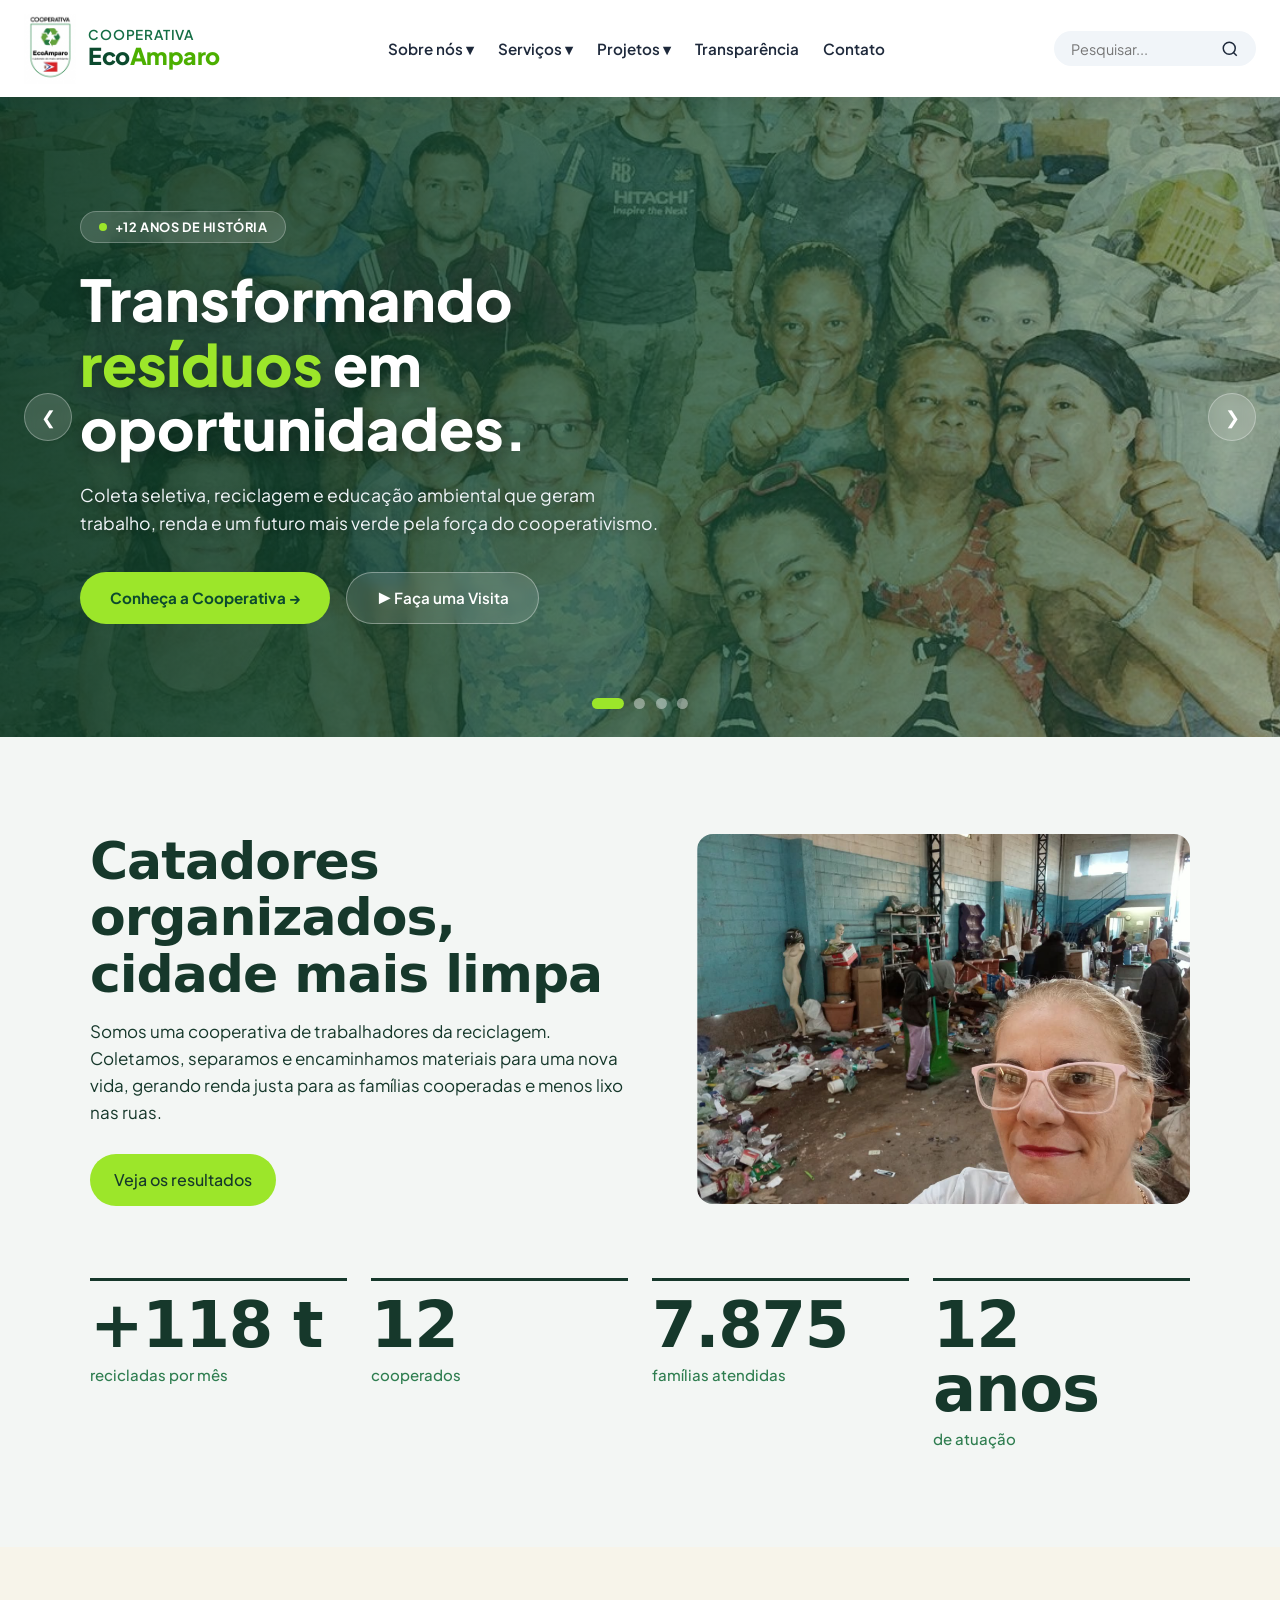
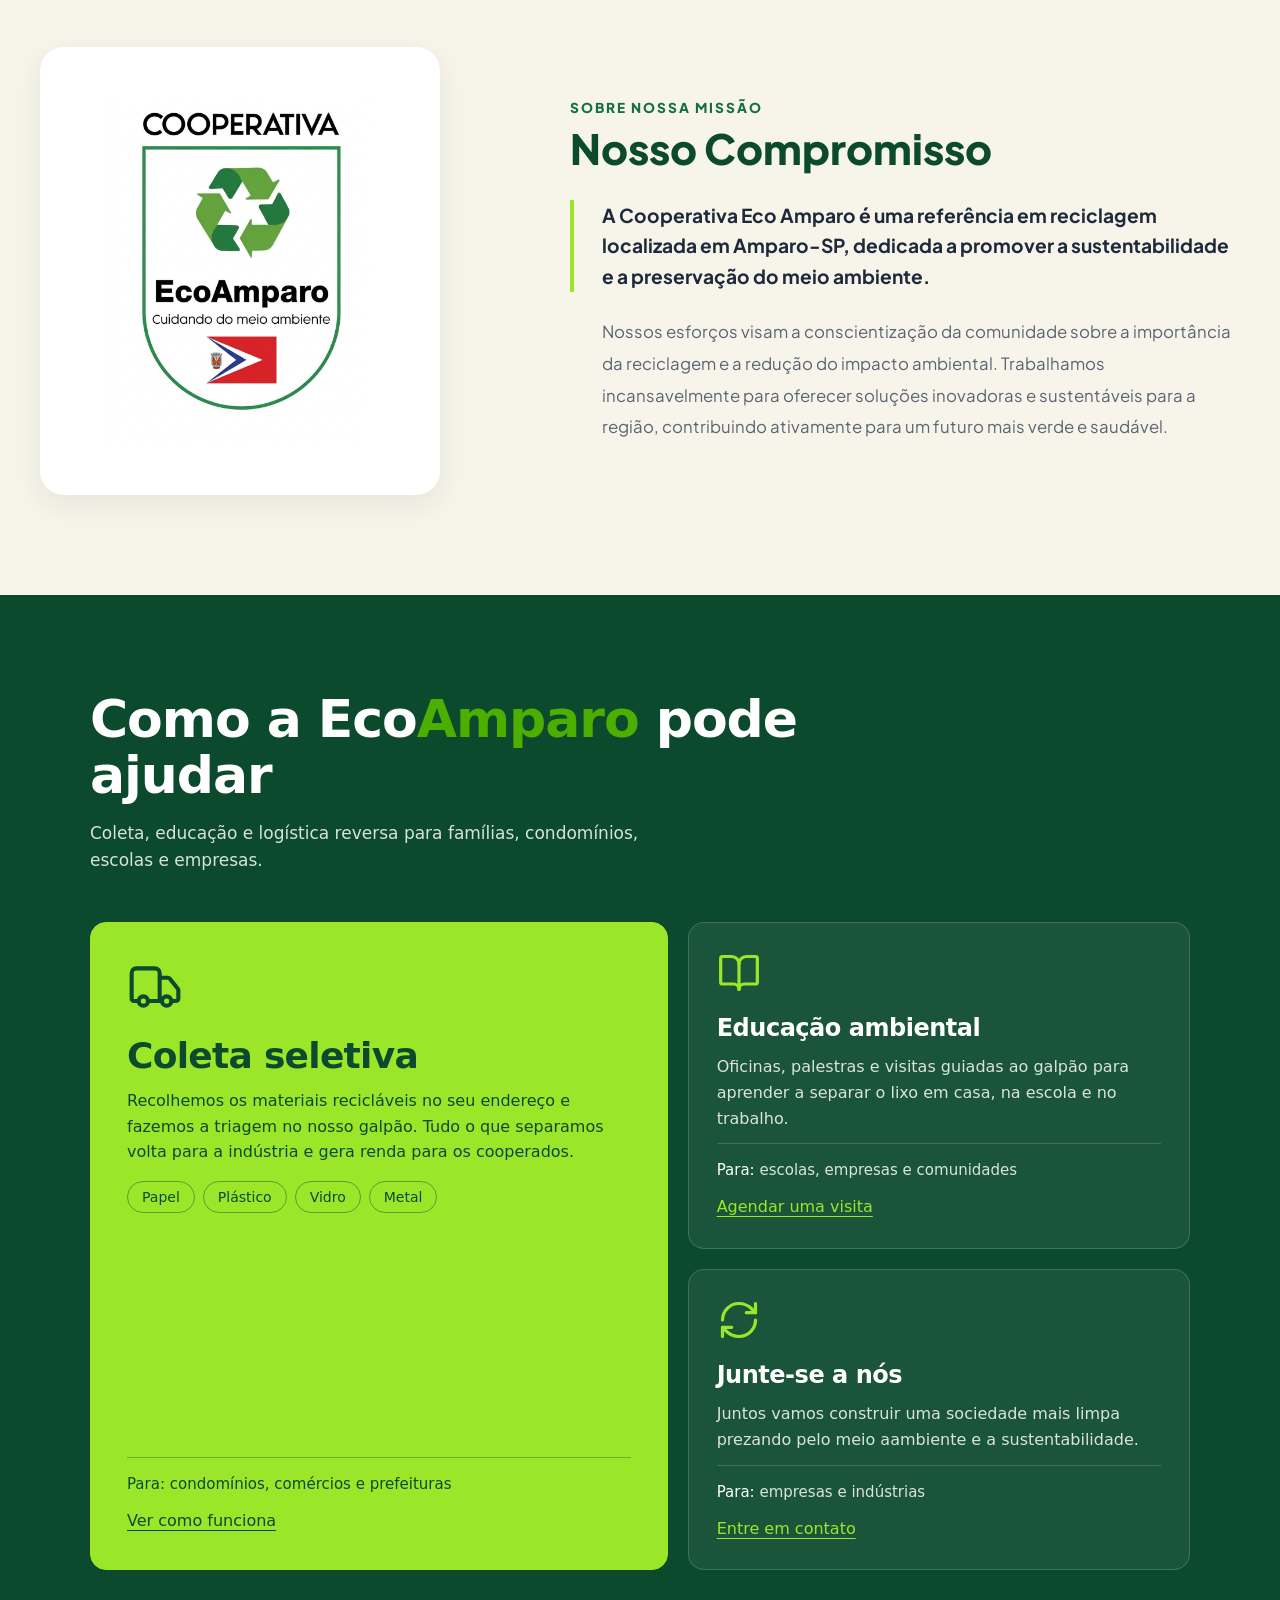
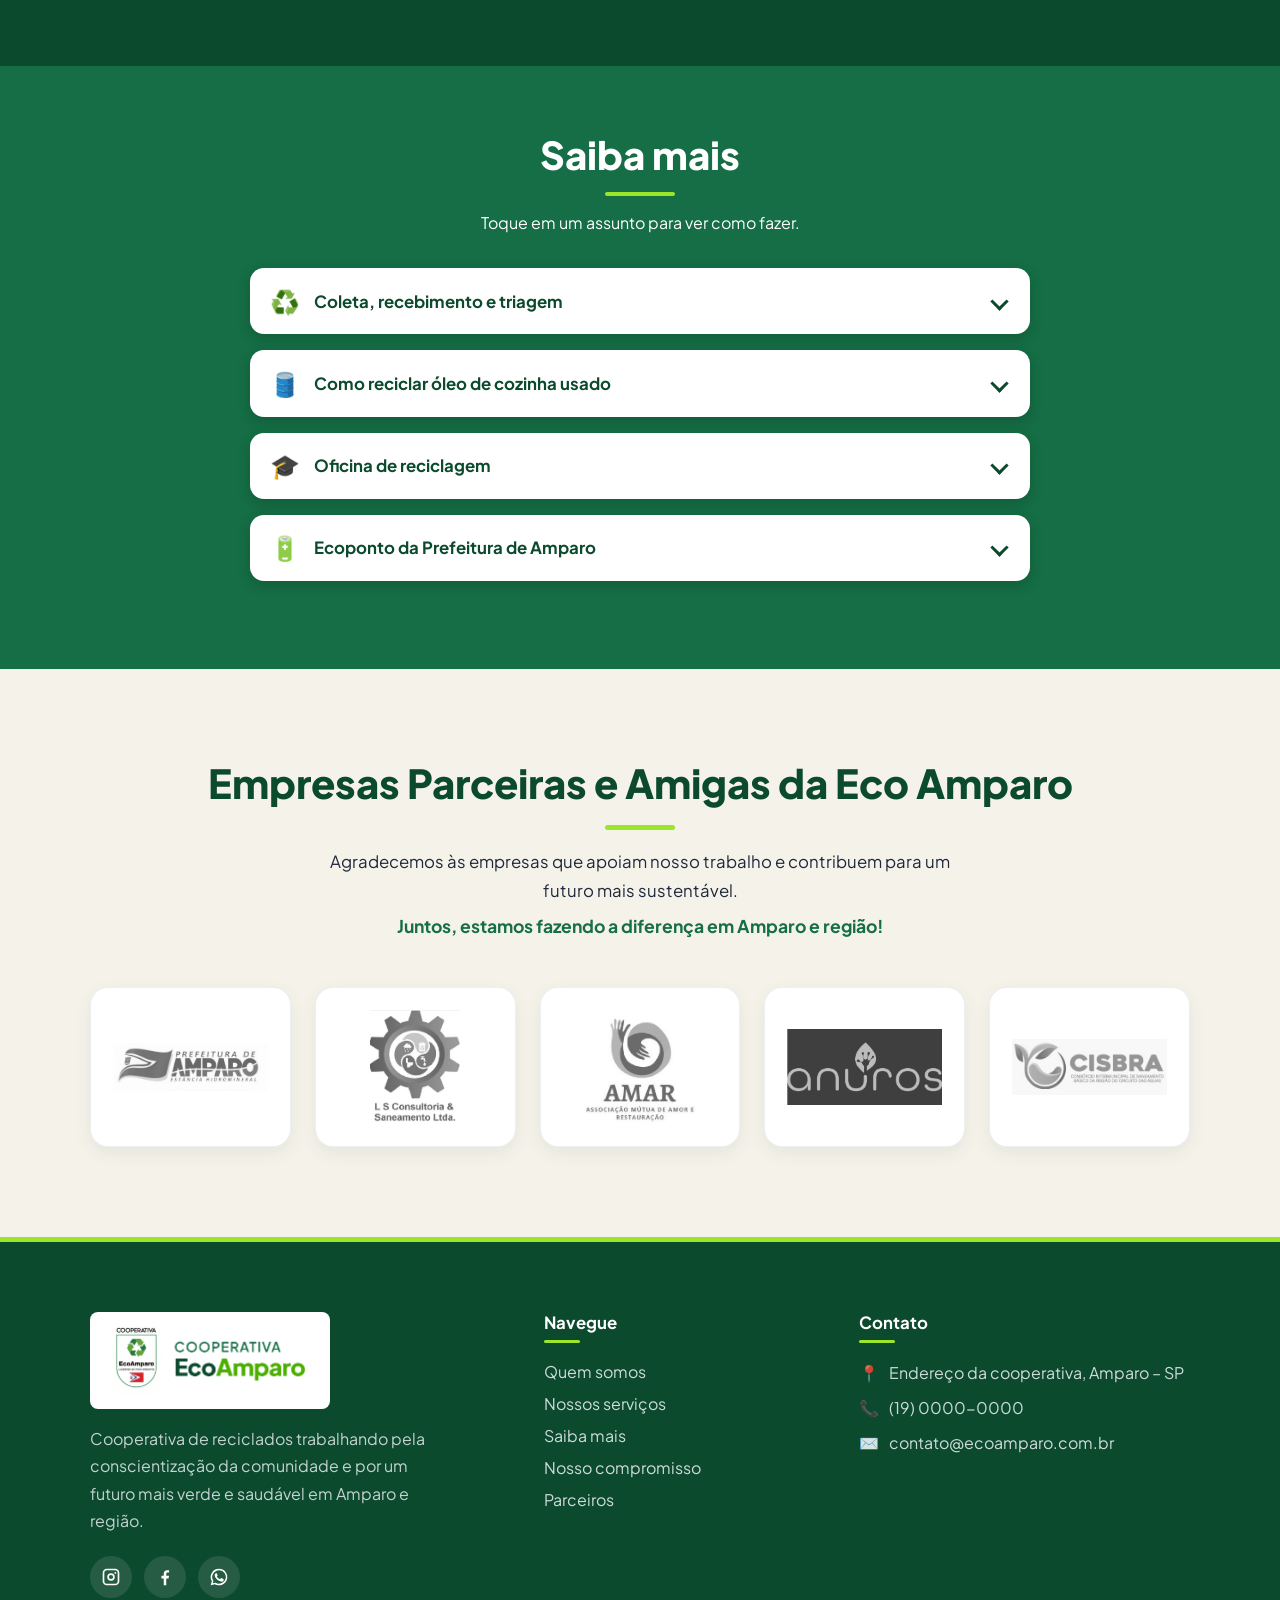
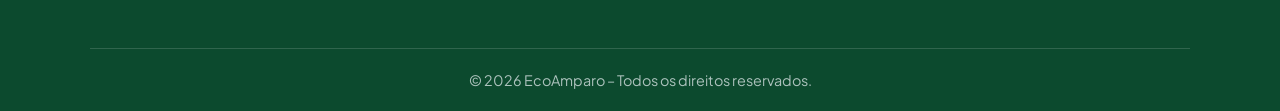
<file: index.html>
<!DOCTYPE html>
<html lang="pt-br">
<head>
    <meta charset="UTF-8">
    <meta name="viewport" content="width=device-width, initial-scale=1.0">
    <link rel="stylesheet" href="style.css">
    <link rel="preconnect" href="https://fonts.googleapis.com">
    <link rel="preconnect" href="https://fonts.gstatic.com" crossorigin>
    <link href="https://fonts.googleapis.com/css2?family=Plus+Jakarta+Sans:wght@400;600;700;800&display=swap" rel="stylesheet">
<script>document.documentElement.classList.add('js');</script>
    <script src="app.js" defer></script>
    <link rel="icon" type="image/svg+xml" href="img/favicon.svg">
    <title>EcoAmparo</title>
</head>
<body>
    <header>
        <nav class="navbar">
            <!-- LOGO E NOME DA COOPERATIVA -->
             
            <a href="index.html" class="logo-container">
                <img src="img/logo.jpg" alt="Logo Cooperativa EcoAmparo" onerror="this.style.display='none'; this.nextElementSibling.style.display='flex';">
                <div class="logo-fallback" style="display: none;">LOGO</div>
                
                <div class="logo-text">
                    <span class="logo-subtitle">Cooperativa</span>
                    <span class="logo-title">Eco<span>Amparo</span></span>
                </div>
            </a>


            <!-- MENU DE NAVEGAÇÃO -->
            <ul class="nav-links" id="navLinks">
                <li class="nav-item">
                    <a href="#" class="nav-link">Sobre nós ▾</a>
                    <ul class="dropdown-menu">
                        <li><a href="quem-somos.html">Quem Somos</a></li>
                        <li><a href="nossa-historia.html">Nossa História</a></li>
                    </ul>
                </li>
                <li class="nav-item">
                    <a href="#" class="nav-link">Serviços ▾</a>
                    <ul class="dropdown-menu">
                        <li><a href="coleta-seletiva.html">Coleta Seletiva</a></li>
                        <li><a href="#">Educação Ambiental</a></li>
                    </ul>
                </li>
                <li class="nav-item">
                    <a href="#" class="nav-link">Projetos ▾</a>
                    <ul class="dropdown-menu">
                        <li><a href="projetos.html">Projetos Sociais</a></li>
                    </ul>
                </li>
                <li class="nav-item"><a href="transparencia.html" class="nav-link">Transparência</a></li>
                <li class="nav-item"><a href="contato.html" class="nav-link">Contato</a></li>
            </ul>

            <!-- BARRA DE PESQUISA E BOTÃO MOBILE -->
            <div class="nav-actions">
                <form class="search-box" id="searchForm">
                    <input type="text" class="search-input" id="searchInput" placeholder="Pesquisar..." aria-label="Pesquisar">
                    <button type="submit" class="search-btn" aria-label="Buscar">
                        <svg width="18" height="18" fill="none" stroke="currentColor" stroke-width="2" viewBox="0 0 24 24">
                            <circle cx="11" cy="11" r="8"></circle>
                            <path d="M21 21l-4.35-4.35"></path>
                        </svg>
                    </button>
                </form>

                <button class="mobile-toggle" id="mobileToggle" aria-label="Abrir Menu">
                    <svg width="28" height="28" fill="none" stroke="currentColor" stroke-width="2" viewBox="0 0 24 24">
                        <path d="M4 6h16M4 12h16M4 18h16"></path>
                    </svg>
                </button>
            </div>
        </nav>
    </header>

    <!-- CARROSSEL DE 4 IMAGENS COM TEXTO FLUTUANTE -->
    <section class="hero-carousel" id="heroCarousel">
        
        <!-- SLIDE 1 -->
        <div class="carousel-slide active" style="background-image: url('img/Banner-1.jpeg');">
            <div class="slide-overlay"></div>
            <div class="slide-content">
                <div class="badge-tag"><span class="badge-dot"></span> +12 ANOS DE HISTÓRIA</div>
                <h1 class="hero-title">Transformando <span>resíduos</span> em oportunidades.</h1>
                <p class="hero-desc">Coleta seletiva, reciclagem e educação ambiental que geram trabalho, renda e um futuro mais verde pela força do cooperativismo.</p>
                <div class="hero-buttons">
                    <a href="nossa-historia.html" class="btn-primary">Conheça a Cooperativa →</a>
                    <a href="contato.html" class="btn-outline">▶ Faça uma Visita</a>
                </div>
            </div>
        </div>

        <!-- SLIDE 2 -->
        <div class="carousel-slide" style="background-image: url('img/Banner-2.png');">
            <div class="slide-overlay"></div>
            <div class="slide-content">
                <div class="badge-tag"><span class="badge-dot"></span> IMPACTO AMBIENTAL</div>
                <h1 class="hero-title">Economia circular que <span>preserva</span> o amanhã.</h1>
                <p class="hero-desc">Trabalhamos em parceria com empresas e a comunidade para dar o destino correto aos materiais recicláveis da cidade.</p>
                <div class="hero-buttons">
                    <a href="projetos.html" class="btn-primary">Nossos Projetos →</a>
                    <a href="#" class="btn-outline">Seja um Parceiro</a>
                </div>
            </div>
        </div>

        <!-- SLIDE 3 -->
        <div class="carousel-slide" style="background-image: url('img/Banner-3.png');">
            <div class="slide-overlay"></div>
            <div class="slide-content">
                <div class="badge-tag"><span class="badge-dot"></span> EDUCAÇÃO E CULTURA</div>
                <h1 class="hero-title">Consciência verde para <span>todas</span> as gerações.</h1>
                <p class="hero-desc">Oficinas, visitas guiadas e ações sociais que fortalecem o cuidado com o meio ambiente e valorizam cada trabalhador.</p>
                <div class="hero-buttons">
                    <a href="#" class="btn-primary">Saiba Mais →</a>
                    <a href="contato.html" class="btn-outline">Fale Conosco</a>
                </div>
            </div>
        </div>

        <!-- SLIDE 4 -->
        <div class="carousel-slide" style="background-image: url('img/Banner-4.png');">
            <div class="slide-overlay"></div>
            <div class="slide-content">
                <div class="badge-tag"><span class="badge-dot"></span> EDUCAÇÃO AMBIENTAL</div>
                <h1 class="hero-title">Soluções sustentáveis para <span>toda</span> população!</h1>
                <p class="hero-desc">A reciclagem é um tema cada vez mais relevante em nossa sociedade, especialmente em tempos de crescente preocupação com o meio ambiente.</p>
                <div class="hero-buttons">
                    <a href="coleta-seletiva.html" class="btn-primary">Saiba mais</a>
                    <a href="#" class="btn-outline">O que posso fazer?</a>
                </div>
            </div>
        </div>

        <!-- SETAS DE NAVEGAÇÃO -->
        <button class="carousel-arrow prev-btn" id="prevBtn" aria-label="Slide Anterior">&#10094;</button>
        <button class="carousel-arrow next-btn" id="nextBtn" aria-label="Próximo Slide">&#10095;</button>

        <!-- BOLINHAS INDICADORAS (4 SLIDES) -->
        <div class="carousel-dots">
            <button class="dot active" data-slide="0" aria-label="Ir para slide 1"></button>
            <button class="dot" data-slide="1" aria-label="Ir para slide 2"></button>
            <button class="dot" data-slide="2" aria-label="Ir para slide 3"></button>
            <button class="dot" data-slide="3" aria-label="Ir para slide 4"></button>
        </div>

    </section>
        <!-- SECAO QUEM SOMOS -->
    <section class="qs" id="quem-somos" aria-labelledby="qs-titulo">
        <div class="qs__conteudo">

            <div class="qs__topo">
                <div>
                    <h2 class="qs__titulo" id="qs-titulo">Catadores organizados, cidade mais limpa</h2>
                    <p class="qs__texto">
                    Somos uma cooperativa de trabalhadores da reciclagem. Coletamos, separamos e
                    encaminhamos materiais para uma nova vida, gerando renda justa para as famílias
                    cooperadas e menos lixo nas ruas.
                    </p>
                    <a class="qs__botao" href="resultados.html">Veja os resultados</a>
                </div>

                <figure class="qs__foto">
                    <!-- Foto dos cooperados -->
                    <img
                    src="img/Catadores.png"
                    alt="Cooperados separando materiais recicláveis no galpão da cooperativa"
                    loading="lazy"
                    onerror="this.style.display='none'">
                </figure>
            </div>

            <!-- Os números já estão escritos no HTML (funciona sem JavaScript).
                O script apenas anima a contagem quando a seção aparece na tela. -->
            <ul class="qs__numeros">
            <li>
                <strong class="qs__valor" data-alvo="120" data-prefixo="+" data-sufixo=" t">+120 t</strong>
                <span class="qs__legenda">recicladas por mês</span>
            </li>
            <li>
                <strong class="qs__valor" data-alvo="12">12</strong>
                <span class="qs__legenda">cooperados</span>
            </li>
            <li>
                <strong class="qs__valor" data-alvo="8000">8.000</strong>
                <span class="qs__legenda">famílias atendidas</span>
            </li>
            <li>
                <strong class="qs__valor" data-alvo="12" data-sufixo=" anos">12 anos</strong>
                <span class="qs__legenda">de atuação</span>
            </li>
            </ul>

        </div>
    </section>

    <!-- SEÇÃO MISSÃO -->

    <section class="compromisso" id="compromisso">
        <div class="compromisso__container">

            <div class="compromisso__logo-card">
            <img src="img/logo.jpg" alt="Logo da Cooperativa EcoAmparo - Cuidando do meio ambiente">
            </div>

            <div class="compromisso__conteudo">
            <span class="compromisso__etiqueta">Sobre nossa missão</span>
            <h3 class="compromisso__titulo">Nosso Compromisso</h3>

            <p class="compromisso__destaque">
                A Cooperativa Eco Amparo é uma referência em reciclagem localizada em
                Amparo-SP, dedicada a promover a sustentabilidade e a preservação do
                meio ambiente.
            </p>

            <p class="compromisso__texto">
                Nossos esforços visam a conscientização da comunidade sobre a importância
                da reciclagem e a redução do impacto ambiental. Trabalhamos incansavelmente
                para oferecer soluções inovadoras e sustentáveis para a região,
                contribuindo ativamente para um futuro mais verde e saudável.
            </p>
            </div>

        </div>
    </section>

    <!-- SECAO SERVICOS -->
    <section class="sv" id="servicos" aria-labelledby="sv-titulo">
        <div class="sv__conteudo">

            <div class="sv__topo">
                <h2 class="sv__titulo" id="sv-titulo">Como a Eco<span>Amparo</span> pode ajudar</h2>
                <p class="sv__intro">
                    Coleta, educação e logística reversa para famílias, condomínios, escolas e empresas.
                </p>
            </div>

            <ul class="sv__lista">

                <!-- Serviço principal: card maior, em destaque -->
                <li class="sv__card sv__card--destaque">
                    <svg class="sv__icone" viewBox="0 0 24 24" fill="none" stroke="currentColor" stroke-width="1.75" stroke-linecap="round" stroke-linejoin="round" aria-hidden="true">
                        <path d="M14 18V6a2 2 0 0 0-2-2H4a2 2 0 0 0-2 2v11a1 1 0 0 0 1 1h2"/>
                        <path d="M15 18H9"/>
                        <path d="M19 18h2a1 1 0 0 0 1-1v-3.65a1 1 0 0 0-.22-.624l-3.48-4.35A1 1 0 0 0 17.52 8H14"/>
                        <circle cx="17" cy="18" r="2"/>
                        <circle cx="7" cy="18" r="2"/>
                    </svg>
                    <h3 class="sv__nome">Coleta seletiva</h3>
                    <p class="sv__texto">
                        Recolhemos os materiais recicláveis no seu endereço e fazemos a triagem no nosso
                        galpão. Tudo o que separamos volta para a indústria e gera renda para os cooperados.
                    </p>
                    <ul class="sv__materiais" aria-label="Materiais que coletamos">
                        <li>Papel</li>
                        <li>Plástico</li>
                        <li>Vidro</li>
                        <li>Metal</li>
                    </ul>
                    <p class="sv__para"><strong>Para:</strong> condomínios, comércios e prefeituras</p>
                    <a class="sv__link" href="coleta-seletiva.html">Ver como funciona</a>
                </li>

                <li class="sv__card">
                    <svg class="sv__icone" viewBox="0 0 24 24" fill="none" stroke="currentColor" stroke-width="1.75" stroke-linecap="round" stroke-linejoin="round" aria-hidden="true">
                        <path d="M12 7v14"/>
                        <path d="M3 18a1 1 0 0 1-1-1V4a1 1 0 0 1 1-1h5a4 4 0 0 1 4 4 4 4 0 0 1 4-4h5a1 1 0 0 1 1 1v13a1 1 0 0 1-1 1h-6a3 3 0 0 0-3 3 3 3 0 0 0-3-3z"/>
                    </svg>
                    <h3 class="sv__nome">Educação ambiental</h3>
                    <p class="sv__texto">
                        Oficinas, palestras e visitas guiadas ao galpão para aprender a separar o lixo
                        em casa, na escola e no trabalho.
                    </p>
                    <p class="sv__para"><strong>Para:</strong> escolas, empresas e comunidades</p>
                    <a class="sv__link" href="#">Agendar uma visita</a>
                </li>

                <li class="sv__card">
                    <svg class="sv__icone" viewBox="0 0 24 24" fill="none" stroke="currentColor" stroke-width="1.75" stroke-linecap="round" stroke-linejoin="round" aria-hidden="true">
                        <path d="M3 12a9 9 0 0 1 9-9 9.75 9.75 0 0 1 6.74 2.74L21 8"/>
                        <path d="M21 3v5h-5"/>
                        <path d="M21 12a9 9 0 0 1-9 9 9.75 9.75 0 0 1-6.74-2.74L3 16"/>
                        <path d="M8 16H3v5"/>
                    </svg>
                    <h3 class="sv__nome">Junte-se a nós</h3>
                    <p class="sv__texto">
                        Juntos vamos construir uma sociedade mais limpa prezando pelo meio aambiente e a sustentabilidade.
                    </p>
                    <p class="sv__para"><strong>Para:</strong> empresas e indústrias</p>
                    <a class="sv__link" href="contato.html">Entre em contato</a>
                </li>

            </ul>
        </div>
    </section>

    <!-- SECAO SAIBA MAIS -->

    <section id="saiba-mais" class="saiba-mais">
        <div class="saiba-mais__container">
            <h2>Saiba mais</h2>
            <p class="saiba-mais__intro">Toque em um assunto para ver como fazer.</p>

            <details class="sm-item">
            <summary>
                <span class="sm-icone">♻️</span>
                <span class="sm-titulo">Coleta, recebimento e triagem</span>
            </summary>
            <div class="sm-conteudo">
                <p>Coletamos e triamos uma variedade de materiais recicláveis, abrangendo todos os itens da coleta seletiva. Você pode:</p>
                <ul>
                <li>Entregar ao caminhão da coleta seletiva;</li>
                <li>Agendar uma coleta;</li>
                <li>Trazer diretamente para a nossa cooperativa.</li>
                </ul>
                <p>Além disso, oferecemos serviços de separação e coleta em eventos.</p>
                <a href="#contato" class="sm-botao">Agendar</a>
            </div>
            </details>

            <details class="sm-item">
            <summary>
                <span class="sm-icone">🛢️</span>
                <span class="sm-titulo">Como reciclar óleo de cozinha usado</span>
            </summary>
            <div class="sm-conteudo">
                <p>Transformamos óleo de cozinha usado em novos produtos, evitando a contaminação da água e do solo.</p>
                <ol>
                <li>Depois de utilizar o óleo de cozinha, deixe-o esfriar;</li>
                <li>Com a ajuda de um funil, despeje o óleo frio em uma garrafa PET e tampe bem;</li>
                <li>Limpe os recipientes com papel absorvente e descarte no resíduo úmido;</li>
                <li>Coloque a garrafa PET junto com o resíduo seco (reciclável) e entregue ao caminhão da coleta seletiva, ou traga direto à cooperativa.</li>
                </ol>
                <a href="descarte-oleo-usado.html" class="sm-botao">Saiba mais</a>
            </div>
            </details>

            <details class="sm-item">
            <summary>
                <span class="sm-icone">🎓</span>
                <span class="sm-titulo">Oficina de reciclagem</span>
            </summary>
            <div class="sm-conteudo">
                <p>Oferecemos oficinas educativas sobre reciclagem e sustentabilidade para escolas, empresas e comunidade. Aprenda na prática!</p>
                <a href="#contato" class="sm-botao">Quero participar</a>
            </div>
            </details>

            <details class="sm-item">
            <summary>
                <span class="sm-icone">🔋</span>
                <span class="sm-titulo">Ecoponto da Prefeitura de Amparo</span>
            </summary>
            <div class="sm-conteudo">
                <p>A Cooperativa Eco Amparo é um <strong>ecoponto da Prefeitura de Amparo</strong>, autorizado para o recebimento de materiais especiais que necessitam de descarte adequado:</p>
                <ul>
                <li>Lâmpadas;</li>
                <li>Pneus;</li>
                <li>Pilhas e baterias;</li>
                <li>Lixo eletrônico: monitores, computadores, notebooks, celulares, peças, periféricos, televisões e caixas de som.</li>
                </ul>
                <p>Assim garantimos o processamento correto e minimizamos o impacto ambiental.</p>
                <a href="lixo-eletronico-baterias.html" class="sm-botao">Saiba mais</a>
            </div>
            </details>
        </div>
    </section>


    <!-- ===== EMPRESAS PARCEIRAS E AMIGAS ===== -->

    <section class="parceiros" id="parceiros">
        <div class="parceiros__container">

        <h4 class="parceiros__titulo">Empresas Parceiras e Amigas da Eco Amparo</h4>
        <p class="parceiros__texto">
            Agradecemos às empresas que apoiam nosso trabalho e contribuem para um futuro mais sustentável.
        </p>
        <p class="parceiros__destaque">Juntos, estamos fazendo a diferença em Amparo e região!</p>

        <div class="parceiros__grade">

            <div class="parceiro-card">
            <img src="img/Logo-Amparo.png" alt="Prefeitura de Amparo">
            </div>

            <div class="parceiro-card">
            <img src="img/ls-consultoria.png" alt="Ls consultoria">
            </div>

            <div class="parceiro-card">
            <img src="img/AMAR.png" alt="Instituto AMAR">
            </div>

            <div class="parceiro-card">
            <img src="img/anuros.png" alt="anuros">
            </div>

            <div class="parceiro-card">
            <img src="img/Cisbra.png" alt="Cisbra">
            </div>

        </div>
        </div>
    </section>

    <!-- Botão flutuante para voltar ao topo -->
   <button class="btn-topo" id="btnTopo" aria-label="Voltar ao topo">↑</button>

    <!-- ===== FOOTER ===== -->
    <footer class="rodape" id="contato">
        <div class="rodape__container">

        <div class="rodape__marca">
            <img src="img/logo-ecoamparo.png" alt="Logo Cooperativa EcoAmparo" onerror="this.style.display='none'">
            <p>
            Cooperativa de reciclados trabalhando pela conscientização da comunidade
            e por um futuro mais verde e saudável em Amparo e região.
            </p>
            <div class="rodape__redes">
            <!-- Troque o href pelos links reais -->
            <a href="#" aria-label="Instagram" target="_blank" rel="noopener">
                <svg viewBox="0 0 24 24"><path d="M7 2h10a5 5 0 0 1 5 5v10a5 5 0 0 1-5 5H7a5 5 0 0 1-5-5V7a5 5 0 0 1 5-5zm0 2a3 3 0 0 0-3 3v10a3 3 0 0 0 3 3h10a3 3 0 0 0 3-3V7a3 3 0 0 0-3-3H7zm5 3.5A4.5 4.5 0 1 1 7.5 12 4.5 4.5 0 0 1 12 7.5zm0 2A2.5 2.5 0 1 0 14.5 12 2.5 2.5 0 0 0 12 9.5zM17.2 6a1.1 1.1 0 1 1-1.1 1.1A1.1 1.1 0 0 1 17.2 6z"/></svg>
            </a>
            <a href="#" aria-label="Facebook" target="_blank" rel="noopener">
                <svg viewBox="0 0 24 24"><path d="M13.5 22v-8.2h2.8l.5-3.3h-3.3V8.4c0-.9.4-1.7 1.8-1.7h1.6V3.9a20 20 0 0 0-2.4-.1c-2.4 0-4 1.5-4 4.1v2.6H7.7v3.3h2.8V22h3z"/></svg>
            </a>
            <a href="#" aria-label="WhatsApp" target="_blank" rel="noopener">
                <svg viewBox="0 0 24 24"><path d="M12 2a10 10 0 0 0-8.6 15.1L2 22l5-1.3A10 10 0 1 0 12 2zm0 18.2a8.2 8.2 0 0 1-4.2-1.2l-.3-.2-3 .8.8-2.9-.2-.3A8.2 8.2 0 1 1 12 20.2zm4.5-6.1c-.2-.1-1.5-.7-1.7-.8s-.4-.1-.6.1-.6.8-.8 1-.3.2-.5.1a6.700 6.700 0 0 1-3.300-2.900c-.2-.4.2-.4.7-1.300a.5.5 0 0 0 0-.5c-.1-.1-.6-1.400-.8-1.900s-.4-.4-.6-.4h-.5a1 1 0 0 0-.7.3 3 3 0 0 0-.9 2.200 5.200 5.200 0 0 0 1.100 2.800 11.900 11.900 0 0 0 4.600 4.100c1.700.7 2.400.8 3.200.7a2.700 2.700 0 0 0 1.800-1.300 2.200 2.200 0 0 0 .2-1.300c-.1-.1-.3-.2-.5-.3z"/></svg>
            </a>
            </div>
        </div>

        <div>
            <h4>Navegue</h4>
            <ul>
            <li><a href="#quem-somos">Quem somos</a></li>
            <li><a href="#servicos">Nossos serviços</a></li>
            <li><a href="#saiba-mais">Saiba mais</a></li>
            <li><a href="#compromisso">Nosso compromisso</a></li>
            <li><a href="#parceiros">Parceiros</a></li>
            </ul>
        </div>

        <div>
            <h4>Contato</h4>
            <ul class="rodape__contato">
            <!-- Troque pelos dados reais da cooperativa -->
            <li>📍 <span>Endereço da cooperativa, Amparo – SP</span></li>
            <li>📞 <a href="tel:+5519000000000">(19) 0000-0000</a></li>
            <li>✉️ <a href="mailto:contato@ecoamparo.com.br">contato@ecoamparo.com.br</a></li>
            </ul>
        </div>

        </div>

        <div class="rodape__copy">
        © <span id="ano">2026</span> EcoAmparo – Todos os direitos reservados.
        </div>
    </footer>

</body>
</html>
</file>
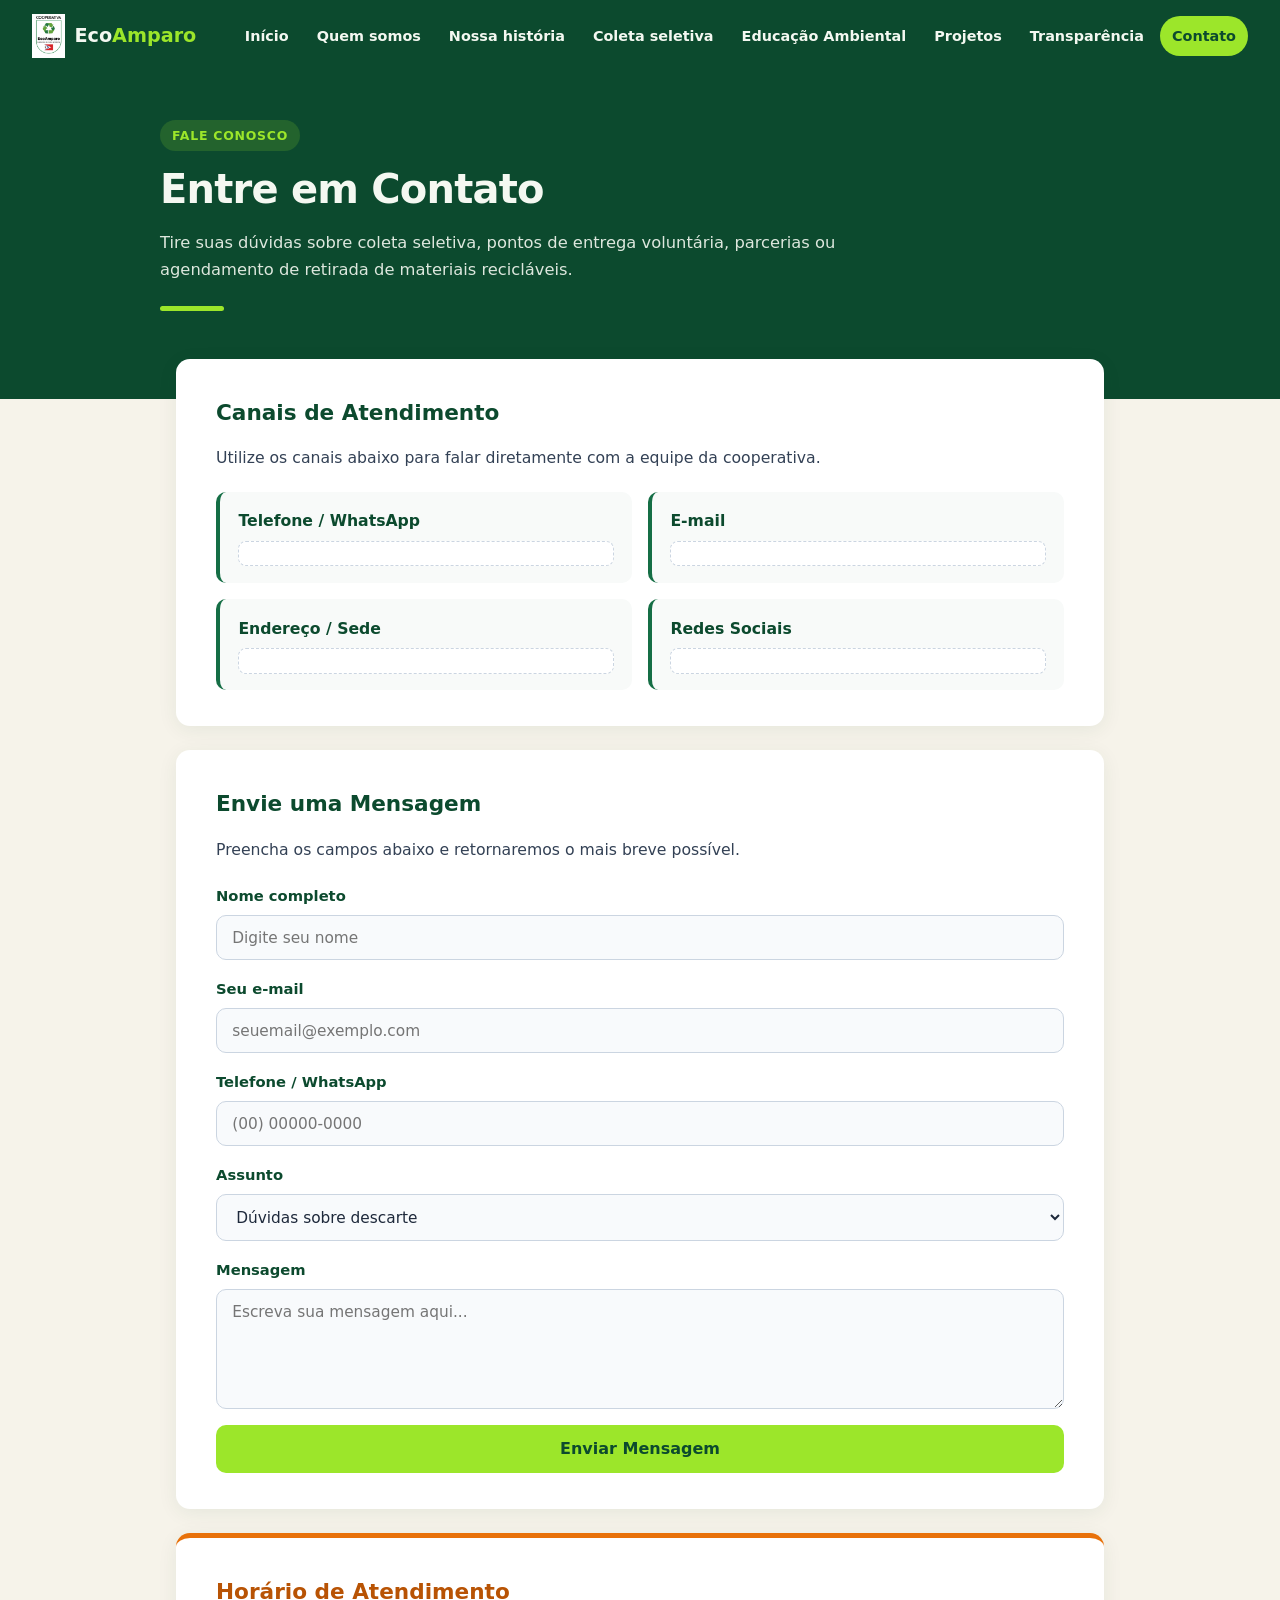
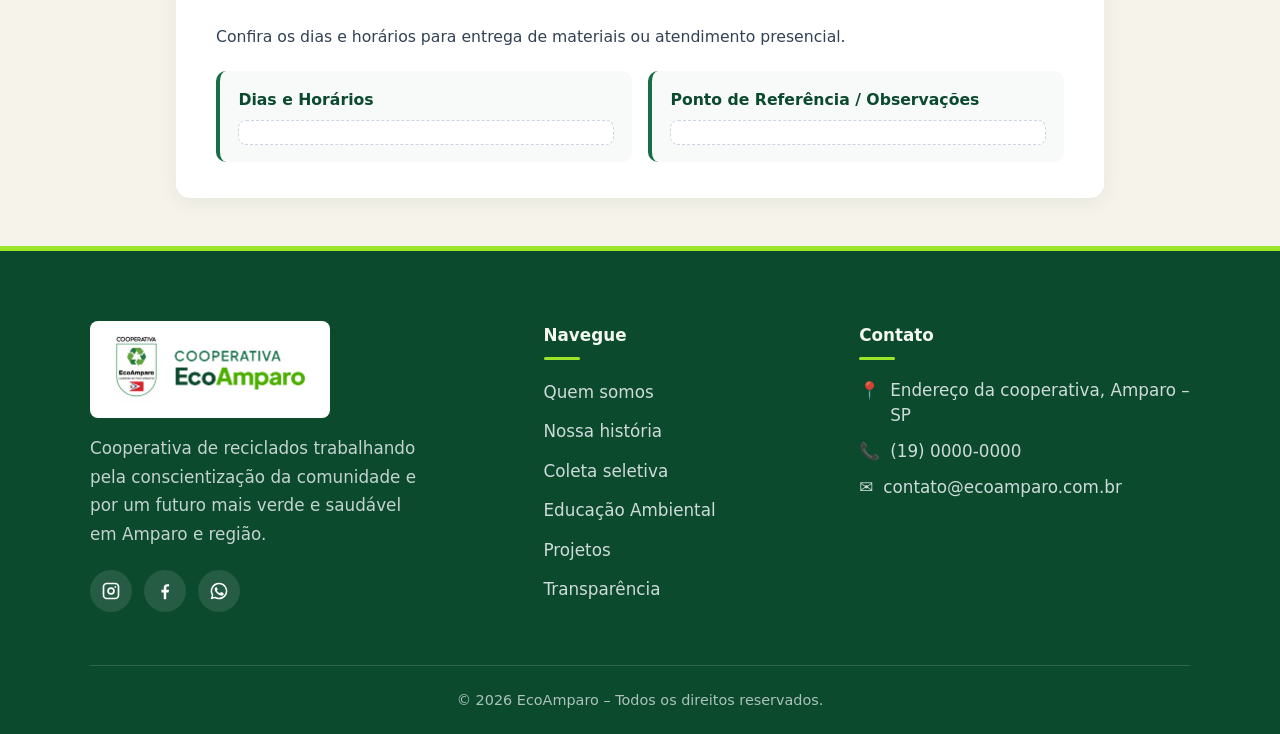
<file: contato.html>
<!DOCTYPE html>
<html lang="pt-BR">
<head>
  <meta charset="UTF-8">
  <meta name="viewport" content="width=device-width, initial-scale=1.0">
  <title>Contato - EcoAmparo</title>
  <link rel="icon" type="image/svg+xml" href="img/favicon.svg">

  <style>
    /* ===== Paleta e Configurações EcoAmparo ===== */
    /* ===== Paleta do site EcoAmparo ===== */
    :root {
      --verde-escuro: #0c4a2e;
      --verde-medio: #156e45;
      --verde-destaque: #9ce62a;
      --verde-destaque-hover: #86cc1e;
      --texto-claro: #f4f8f1;
      --texto-escuro: #1e293b;
      --fundo-menu: #0c4a2e;
      --fundo-claro: #f6f3ea;
      --laranja: #e8710a;
      --laranja-claro: #fff1e0;
      --raio: 14px;
    }

    * { box-sizing: border-box; margin: 0; padding: 0; }
    html { scroll-behavior: smooth; }
    body {
      font-family: "Plus Jakarta Sans", system-ui, -apple-system, "Segoe UI", Roboto, sans-serif;
      color: var(--texto-escuro);
      background: var(--fundo-claro);
      line-height: 1.7;
      font-size: 1.05rem;
    }
    img { max-width: 100%; display: block; }
    a { color: inherit; }
    :focus-visible { outline: 3px solid var(--verde-destaque); outline-offset: 3px; }

    .container { width: min(1240px, 95%); margin-inline: auto; }
    .texto { max-width: 68ch; }
    
    /* ===== Cabeçalho / menu ===== */
    .topo {
      background: var(--fundo-menu);
      color: var(--texto-claro);
      position: sticky;
      top: 0;
      z-index: 50;
    }
    .topo .container {
      display: flex;
      align-items: center;
      justify-content: space-between;
      gap: 1rem;
      min-height: 72px;
    }

    .logo { display: flex; align-items: center; gap: .6rem; text-decoration: none; font-weight: 800; font-size: 1.2rem; }
    .logo img { height: 44px; width: auto; }
    .logo span { color: var(--verde-destaque); }
    .menu { display: flex; align-items: center; gap: .25rem; list-style: none; }         
    .menu a {
      display: block;
      white-space: nowrap; /* Impede que o texto quebre em duas linhas */
      padding: .5rem .75rem;
      border-radius: 999px;
      text-decoration: none;
      font-weight: 600;
      font-size: .9rem;
      transition: background .2s, color .2s;
    }

    .menu a:hover { background: rgba(255,255,255,.12); }
    .menu a[aria-current="page"] { background: var(--verde-destaque); color: var(--verde-escuro); }
    .menu-btn {
      display: none;
      background: none;
      border: 2px solid var(--texto-claro);
      color: var(--texto-claro);
      border-radius: 10px;
      padding: .4rem .7rem;
      font: inherit;
      font-weight: 700;
      cursor: pointer;
    }

    /* ===== Banner Principal (Hero) ===== */
    .hero {
      background-color: var(--verde-escuro);
      color: var(--texto-claro);
      padding: 2.25rem 1.25rem 4.75rem;
    }

    .hero-content {
      max-width: 960px;
      margin: 0 auto;
    }

    .tag-categoria {
      display: inline-block;
      background-color: rgba(156, 230, 42, 0.16);
      color: var(--verde-destaque);
      font-weight: 700;
      font-size: 0.78rem;
      text-transform: uppercase;
      letter-spacing: 0.06em;
      padding: 0.3rem 0.75rem;
      border-radius: 99px;
      margin-bottom: 0.85rem;
    }

    .hero h1 {
      font-size: clamp(1.75rem, 6vw, 2.5rem);
      font-weight: 800;
      line-height: 1.2;
      margin-bottom: 1rem;
      letter-spacing: -0.02em;
    }

    .hero p {
      font-size: 1.02rem;
      color: rgba(244, 248, 241, 0.9);
      max-width: 680px;
      margin-bottom: 1.35rem;
    }

    .barra-destaque {
      width: 64px;
      height: 5px;
      background-color: var(--verde-destaque);
      border-radius: 99px;
    }

    /* ===== Conteúdo Principal ===== */
    main {
      max-width: 960px;
      margin: -2.5rem auto 3rem;
      padding: 0 1rem;
      display: flex;
      flex-direction: column;
      gap: 1.5rem;
    }

    .card {
      background-color: #ffffff;
      border-radius: var(--raio);
      padding: 1.65rem 1.35rem;
      box-shadow: 0 4px 20px rgba(12, 74, 46, 0.07);
    }

    .card h2 {
      color: var(--verde-escuro);
      font-size: 1.35rem;
      font-weight: 800;
      margin-bottom: 0.85rem;
      display: flex;
      align-items: center;
      gap: 0.6rem;
    }

    .card-intro {
      margin-bottom: 1.25rem;
      color: #334155;
      font-size: 0.98rem;
    }

    /* ===== Cartões de Informações de Contato ===== */
    .contato-grid {
      display: flex;
      flex-direction: column;
      gap: 1rem;
    }

    .contato-item {
      background-color: #f8faf9;
      border-left: 4px solid var(--verde-medio);
      border-radius: 10px;
      padding: 1.05rem 1.15rem;
    }

    .contato-item { min-width: 0; overflow-wrap: anywhere; }

    .contato-item strong {
      display: block;
      color: var(--verde-escuro);
      font-size: 0.98rem;
      margin-bottom: 0.35rem;
    }

    .campo-vazio {
      min-height: 1.6rem;
      color: var(--texto-escuro);
      font-size: 0.95rem;
      padding: 0.35rem 0.65rem;
      background-color: #ffffff;
      border: 1.5px dashed #cbd5e1;
      border-radius: 8px;
    }

    /* ===== Formulário de Mensagem ===== */
    .form-contato {
      display: flex;
      flex-direction: column;
      gap: 1rem;
    }

    .form-grupo {
      display: flex;
      flex-direction: column;
      gap: 0.4rem;
    }

    .form-grupo label {
      font-weight: 700;
      font-size: 0.92rem;
      color: var(--verde-escuro);
    }

    .form-grupo input,
    .form-grupo select,
    .form-grupo textarea {
      width: 100%;
      padding: 0.8rem 0.95rem;
      border: 1.5px solid #cbd5e1;
      border-radius: 10px;
      font-family: inherit;
      font-size: 0.96rem;
      color: var(--texto-escuro);
      background-color: #f8fafc;
      transition: border-color 0.2s, background-color 0.2s;
    }

    .form-grupo input:focus,
    .form-grupo select:focus,
    .form-grupo textarea:focus {
      outline: none;
      border-color: var(--verde-medio);
      background-color: #ffffff;
    }

    .form-grupo textarea {
      min-height: 120px;
      resize: vertical;
    }

    .btn-enviar {
      background-color: var(--verde-destaque);
      color: var(--verde-escuro);
      border: none;
      border-radius: 10px;
      padding: 0.9rem 1.5rem;
      font-family: inherit;
      font-weight: 800;
      font-size: 1rem;
      cursor: pointer;
      transition: background-color 0.2s, transform 0.1s;
    }

    .btn-enviar:hover {
      background-color: var(--verde-destaque-hover);
    }

    .btn-enviar:active {
      transform: scale(0.99);
    }

    .feedback-form {
      display: none;
      background-color: #f2f9f4;
      border-left: 4px solid var(--verde-medio);
      color: var(--verde-escuro);
      padding: 0.9rem 1rem;
      border-radius: 8px;
      font-size: 0.94rem;
      font-weight: 600;
      margin-top: 0.5rem;
    }

    .feedback-form.visivel {
      display: block;
    }

    /* ===== Bloco de Coleta / Atendimento ===== */
    .card-destaque {
      border-top: 5px solid var(--laranja);
    }

    .card-destaque h2 {
      color: #b85304;
    }

    /* ===== FOOTER ===== */
    .rodape {
        background: var(--verde-escuro);
        color: var(--texto-claro);
        padding: 70px 20px 0;
        border-top: 5px solid var(--verde-destaque);
    }

    .rodape__container {
        max-width: 1100px;
        margin: 0 auto;
        display: grid;
        grid-template-columns: 1.5fr 1fr 1.2fr;
        gap: 40px;
    }

    .rodape__marca img {
      width: 100%;
      max-width: 240px;
      height: auto;
      display: block;
      padding: 8px 12px;
      background: #fff;
      border-radius: 8px;
      margin-bottom: 16px;
    }
    .rodape__marca p {
        line-height: 1.7;
        color: rgba(241, 245, 249, 0.8);
        max-width: 340px;
    }

    .rodape h4 {
        font-size: 1.05rem;
        font-weight: 700;
        margin-bottom: 18px;
        position: relative;
        padding-bottom: 10px;
    }

    .rodape h4::after {
        content: "";
        position: absolute;
        left: 0;
        bottom: 0;
        width: 36px;
        height: 3px;
        border-radius: 3px;
        background: var(--verde-destaque);
    }

    .rodape ul { list-style: none; }
    .rodape li { margin-bottom: 11px; }

    .rodape a {
        color: rgba(241, 245, 249, 0.85);
        text-decoration: none;
        transition: color .25s ease, padding-left .25s ease;
    }

    .rodape ul a:hover {
        color: var(--verde-destaque);
        padding-left: 6px;
    }

    .rodape__contato li {
        display: flex;
        gap: 10px;
        line-height: 1.5;
        overflow-wrap: anywhere;
        color: rgba(241, 245, 249, 0.85);
    }

    .rodape__contato a:hover { color: var(--verde-destaque); }

    /* Redes sociais */
    .rodape__redes {
        display: flex;
        gap: 12px;
        margin-top: 22px;
    }

    .rodape__redes a {
        width: 42px;
        height: 42px;
        border-radius: 50%;
        background: rgba(255, 255, 255, 0.1);
        display: flex;
        align-items: center;
        justify-content: center;
        transition: background .25s ease, transform .25s ease;
    }

    .rodape__redes a:hover {
        background: var(--verde-destaque);
        transform: translateY(-4px);
    }

    .rodape__redes svg {
        width: 20px;
        height: 20px;
        fill: #fff;
        transition: fill .25s ease;
    }

    .rodape__redes a:hover svg { fill: var(--verde-escuro); }

    /* Linha de direitos */
    .rodape__copy {
        max-width: 1100px;
        margin: 50px auto 0;
        padding: 22px 0;
        border-top: 1px solid rgba(255, 255, 255, 0.15);
        text-align: center;
        font-size: .9rem;
        color: rgba(241, 245, 249, 0.7);
    }

    /* ===== Animação de entrada (só na abertura) ===== */

    @keyframes entrar { from { opacity: 0; transform: translateY(18px); } to { opacity: 1; transform: none; } }
    .abertura .container > * { animation: entrar .7s ease both; }
    .abertura .container > *:nth-child(2) { animation-delay: .12s; }
    .abertura .container > *:nth-child(3) { animation-delay: .24s; }

    @media (prefers-reduced-motion: reduce) {
      * { animation: none !important; transition: none !important; scroll-behavior: auto !important; }
    }

    /* ===== Botão Voltar ao Topo ===== */
    .btn-topo {
      position: fixed;
      right: 1rem;
      bottom: 1rem;
      width: 46px;
      height: 46px;
      border: none;
      border-radius: 50%;
      background: var(--verde-destaque);
      color: var(--verde-escuro);
      font-size: 1.3rem;
      font-weight: 800;
      cursor: pointer;
      box-shadow: 0 4px 14px rgba(0, 0, 0, .25);
      opacity: 0;
      visibility: hidden;
      transform: translateY(10px);
      transition: opacity .25s, transform .25s, visibility .25s, background-color .2s;
      z-index: 60;
    }
    .btn-topo.visivel { opacity: 1; visibility: visible; transform: none; }
    .btn-topo:hover { background: var(--verde-destaque-hover); }

    /* ===== Responsividade (do maior para o menor) ===== */

    /* Menu: com 8 itens, vira botão "Menu" antes de estourar a largura */
    @media (max-width: 1180px) {
      .menu-btn { display: block; }

      .menu {
        display: none;
        position: absolute;
        top: 100%;
        left: 0;
        right: 0;
        flex-direction: column;
        align-items: stretch;
        gap: .25rem;
        background: var(--fundo-menu);
        padding: .75rem 2.5%;
        border-top: 1px solid rgba(255, 255, 255, .15);
        box-shadow: 0 12px 24px rgba(0, 0, 0, .25);
        max-height: calc(100vh - 72px);
        overflow-y: auto;
      }
      .menu.aberto { display: flex; }

      .menu a {
        white-space: normal;
        padding: .85rem 1rem;
        border-radius: 10px;
        font-size: 1rem;
      }
    }

    /* Tablet e acima */
    @media (min-width: 768px) {
      .hero { padding: 3rem 1.5rem 5.5rem; }

      .card { padding: 2.25rem 2.5rem; }

      .contato-grid {
        display: grid;
        grid-template-columns: repeat(2, 1fr);
      }
    }

    /* Rodapé em 2 colunas (marca ocupa a linha toda) */
    @media (max-width: 860px) {
      .rodape__container { grid-template-columns: 1fr 1fr; }
      .rodape__marca { grid-column: 1 / -1; }
    }

    /* Celular */
    @media (max-width: 767px) {
      /* 16px nos campos evita o zoom automático do iOS ao focar */
      .form-grupo input,
      .form-grupo select,
      .form-grupo textarea { font-size: 1rem; }

      .btn-enviar { width: 100%; }
    }

    @media (max-width: 600px) {
      .rodape { padding-top: 50px; }
      .rodape__container {
        grid-template-columns: 1fr;
        text-align: center;
        gap: 34px;
      }
      .rodape__marca p { margin: 0 auto; }
      .rodape h4::after { left: 50%; transform: translateX(-50%); }
      .rodape__contato li { justify-content: center; }
      .rodape__redes { justify-content: center; }
      .rodape ul a:hover { padding-left: 0; }
    }

    @media (max-width: 400px) {
      body { font-size: 1rem; }
      .logo { font-size: 1.05rem; }
      .logo img { height: 36px; }
      .card { padding: 1.35rem 1rem; }
      .card h2 { font-size: 1.2rem; }
    }

  </style>
</head>
<body>

  <!-- ===== Cabeçalho ===== -->
 <header class="topo">
    <div class="container">
      <a class="logo" href="index.html" aria-label="EcoAmparo – página inicial">
        <img src="img/logo.jpg" alt="Logo Cooperativa EcoAmparo" onerror="this.style.display='none'">
        <div>Eco<span>Amparo</span></div>
      </a>
      <button class="menu-btn" id="menuBtn" aria-expanded="false" aria-controls="menu">Menu</button>
      <ul class="menu" id="menu">
        <li><a href="index.html">Início</a></li>
        <li><a href="quem-somos.html">Quem somos</a></li>
        <li><a href="nossa-historia.html">Nossa história</a></li>
        <li><a href="coleta-seletiva.html">Coleta seletiva</a></li>
        <li><a href="#">Educação Ambiental</a></li>
        <li><a href="projetos.html">Projetos</a></li>
        <li><a href="transparencia.html">Transparência</a></li>
        <li><a href="contato.html" aria-current="page">Contato</a></li>
      </ul>
    </div>
  </header>
  
  <!-- Banner Principal -->
  <section class="hero">
    <div class="hero-content">
      <span class="tag-categoria">Fale Conosco</span>
      <h1>Entre em Contato</h1>
      <p>
        Tire suas dúvidas sobre coleta seletiva, pontos de entrega voluntária, parcerias ou agendamento de retirada de materiais recicláveis.
      </p>
      <div class="barra-destaque"></div>
    </div>
  </section>

  <!-- Conteúdo Principal -->
  <main>

    <!-- Seção 1: Dados de Contato (Campos vazios para preenchimento) -->
    <section id="canais" class="card">
      <h2>Canais de Atendimento</h2>
      <p class="card-intro">
        Utilize os canais abaixo para falar diretamente com a equipe da cooperativa.
      </p>

      <div class="contato-grid">
        <div class="contato-item">
          <strong>Telefone / WhatsApp</strong>
          <div class="campo-vazio" id="contato-telefone"><!-- Insira o telefone aqui --></div>
        </div>

        <div class="contato-item">
          <strong>E-mail</strong>
          <div class="campo-vazio" id="contato-email"><!-- Insira o e-mail aqui --></div>
        </div>

        <div class="contato-item">
          <strong>Endereço / Sede</strong>
          <div class="campo-vazio" id="contato-endereco"><!-- Insira o endereço completo aqui --></div>
        </div>

        <div class="contato-item">
          <strong>Redes Sociais</strong>
          <div class="campo-vazio" id="contato-redes"><!-- Insira Instagram / Facebook / site aqui --></div>
        </div>
      </div>
    </section>

    <!-- Seção 2: Formulário de Contato -->
    <section id="formulario" class="card">
      <h2>Envie uma Mensagem</h2>
      <p class="card-intro">
        Preencha os campos abaixo e retornaremos o mais breve possível.
      </p>

      <form class="form-contato" id="formContato">
        <div class="form-grupo">
          <label for="nome">Nome completo</label>
          <input type="text" id="nome" name="nome" placeholder="Digite seu nome" required>
        </div>

        <div class="form-grupo">
          <label for="email">Seu e-mail</label>
          <input type="email" id="email" name="email" placeholder="seuemail@exemplo.com" required>
        </div>

        <div class="form-grupo">
          <label for="telefone">Telefone / WhatsApp</label>
          <input type="tel" id="telefone" name="telefone" placeholder="(00) 00000-0000">
        </div>

        <div class="form-grupo">
          <label for="assunto">Assunto</label>
          <select id="assunto" name="assunto">
            <option value="duvidas">Dúvidas sobre descarte</option>
            <option value="coleta">Solicitar coleta / ponto de entrega</option>
            <option value="parceria">Parcerias e empresas</option>
            <option value="outros">Outros assuntos</option>
          </select>
        </div>

        <div class="form-grupo">
          <label for="mensagem">Mensagem</label>
          <textarea id="mensagem" name="mensagem" placeholder="Escreva sua mensagem aqui..." required></textarea>
        </div>

        <button type="submit" class="btn-enviar">Enviar Mensagem</button>
        <div class="feedback-form" id="feedbackForm">
          Mensagem registrada! Configure o destino de envio ou utilize nossos canais diretos acima.
        </div>
      </form>
    </section>

    <!-- Seção 3: Horário de Funcionamento e Observações -->
    <section id="horario" class="card card-destaque">
      <h2>Horário de Atendimento</h2>
      <p class="card-intro">
        Confira os dias e horários para entrega de materiais ou atendimento presencial.
      </p>

      <div class="contato-grid">
        <div class="contato-item">
          <strong>Dias e Horários</strong>
          <div class="campo-vazio" id="contato-horario"><!-- Insira os dias e horários de funcionamento aqui --></div>
        </div>

        <div class="contato-item">
          <strong>Ponto de Referência / Observações</strong>
          <div class="campo-vazio" id="contato-observacoes"><!-- Insira observações ou ponto de referência aqui --></div>
        </div>
      </div>
    </section>

  </main>

  <!-- ===== FOOTER ===== -->

  <footer class="rodape" id="contato">
    <div class="rodape__container">

    <div class="rodape__marca">
        <img src="img/logo-ecoamparo.png" alt="Logo Cooperativa EcoAmparo" onerror="this.style.display='none'">
        <p>
        Cooperativa de reciclados trabalhando pela conscientização da comunidade
        e por um futuro mais verde e saudável em Amparo e região.
        </p>
        <div class="rodape__redes">
        <!-- Troque o href pelos links reais -->
        <a href="#" aria-label="Instagram" target="_blank" rel="noopener">
            <svg viewBox="0 0 24 24"><path d="M7 2h10a5 5 0 0 1 5 5v10a5 5 0 0 1-5 5H7a5 5 0 0 1-5-5V7a5 5 0 0 1 5-5zm0 2a3 3 0 0 0-3 3v10a3 3 0 0 0 3 3h10a3 3 0 0 0 3-3V7a3 3 0 0 0-3-3H7zm5 3.5A4.5 4.5 0 1 1 7.5 12 4.5 4.5 0 0 1 12 7.5zm0 2A2.5 2.5 0 1 0 14.5 12 2.5 2.5 0 0 0 12 9.5zM17.2 6a1.1 1.1 0 1 1-1.1 1.1A1.1 1.1 0 0 1 17.2 6z"/></svg>
        </a>
        <a href="#" aria-label="Facebook" target="_blank" rel="noopener">
            <svg viewBox="0 0 24 24"><path d="M13.5 22v-8.2h2.8l.5-3.3h-3.3V8.4c0-.9.4-1.7 1.8-1.7h1.6V3.9a20 20 0 0 0-2.4-.1c-2.4 0-4 1.5-4 4.1v2.6H7.7v3.3h2.8V22h3z"/></svg>
        </a>
        <a href="#" aria-label="WhatsApp" target="_blank" rel="noopener">
            <svg viewBox="0 0 24 24"><path d="M12 2a10 10 0 0 0-8.6 15.1L2 22l5-1.3A10 10 0 1 0 12 2zm0 18.2a8.2 8.2 0 0 1-4.2-1.2l-.3-.2-3 .8.8-2.9-.2-.3A8.2 8.2 0 1 1 12 20.2zm4.5-6.1c-.2-.1-1.5-.7-1.7-.8s-.4-.1-.6.1-.6.8-.8 1-.3.2-.5.1a6.700 6.700 0 0 1-3.300-2.900c-.2-.4.2-.4.7-1.300a.5.5 0 0 0 0-.5c-.1-.1-.6-1.400-.8-1.900s-.4-.4-.6-.4h-.5a1 1 0 0 0-.7.3 3 3 0 0 0-.9 2.200 5.200 5.200 0 0 0 1.100 2.800 11.900 11.900 0 0 0 4.600 4.100c1.700.7 2.400.8 3.200.7a2.700 2.700 0 0 0 1.800-1.300 2.200 2.200 0 0 0 .2-1.300c-.1-.1-.3-.2-.5-.3z"/></svg>
        </a>
        </div>
    </div>

    <div>
        <h4>Navegue</h4>
        <ul>
        <li><a href="quem-somos.html">Quem somos</a></li>
        <li><a href="nossa-historia.html">Nossa história</a></li>
        <li><a href="coleta-seletiva.html">Coleta seletiva</a></li>
        <li><a href="#">Educação Ambiental</a></li>
        <li><a href="projetos.html">Projetos</a></li>
        <li><a href="transparencia.html">Transparência</a></li>
        </ul>
    </div>

    <div>
        <h4>Contato</h4>
        <ul class="rodape__contato">
        <!-- Troque pelos dados reais da cooperativa -->
        <li>📍 <span>Endereço da cooperativa, Amparo – SP</span></li>
        <li>📞 <a href="tel:+5519000000000">(19) 0000-0000</a></li>
        <li>✉️ <a href="mailto:contato@ecoamparo.com.br">contato@ecoamparo.com.br</a></li>
        </ul>
    </div>

    </div>

    <div class="rodape__copy">
    © <span id="ano">2026</span> EcoAmparo – Todos os direitos reservados.
    </div>
  </footer>

  
  <!-- Botão Voltar ao Topo -->
  <button class="btn-topo" id="btnTopo" aria-label="Voltar ao topo" title="Voltar ao topo">↑</button>

  <!-- JavaScript -->
  <script>
    // Controle do Menu Mobile
    const abas = document.querySelectorAll('.aba');
    const paineis = document.querySelectorAll('.painel');
    abas.forEach(aba => {
      aba.addEventListener('click', () => {
        abas.forEach(a => a.setAttribute('aria-selected', a === aba));
        paineis.forEach(p => p.classList.toggle('ativo', p.id === aba.dataset.alvo));
      });
    });

    // Menu no celular
    const menuBtn = document.getElementById('menuBtn');
    const menu = document.getElementById('menu');
    menuBtn.addEventListener('click', () => {
      const aberto = menu.classList.toggle('aberto');
      menuBtn.setAttribute('aria-expanded', aberto);
    });

    // Validação e feedback visual do formulário
    const formContato = document.getElementById('formContato');
    const feedbackForm = document.getElementById('feedbackForm');

    formContato.addEventListener('submit', (evento) => {
      evento.preventDefault();
      feedbackForm.classList.add('visivel');
      formContato.reset();
    });

    // Botão Voltar ao Topo
    const btnTopo = document.getElementById('btnTopo');

    window.addEventListener('scroll', () => {
      if (window.scrollY > 300) {
        btnTopo.classList.add('visivel');
      } else {
        btnTopo.classList.remove('visivel');
      }
    });

    btnTopo.addEventListener('click', () => {
      window.scrollTo({ top: 0, behavior: 'smooth' });
    });
  </script>

</body>
</html>
</file>
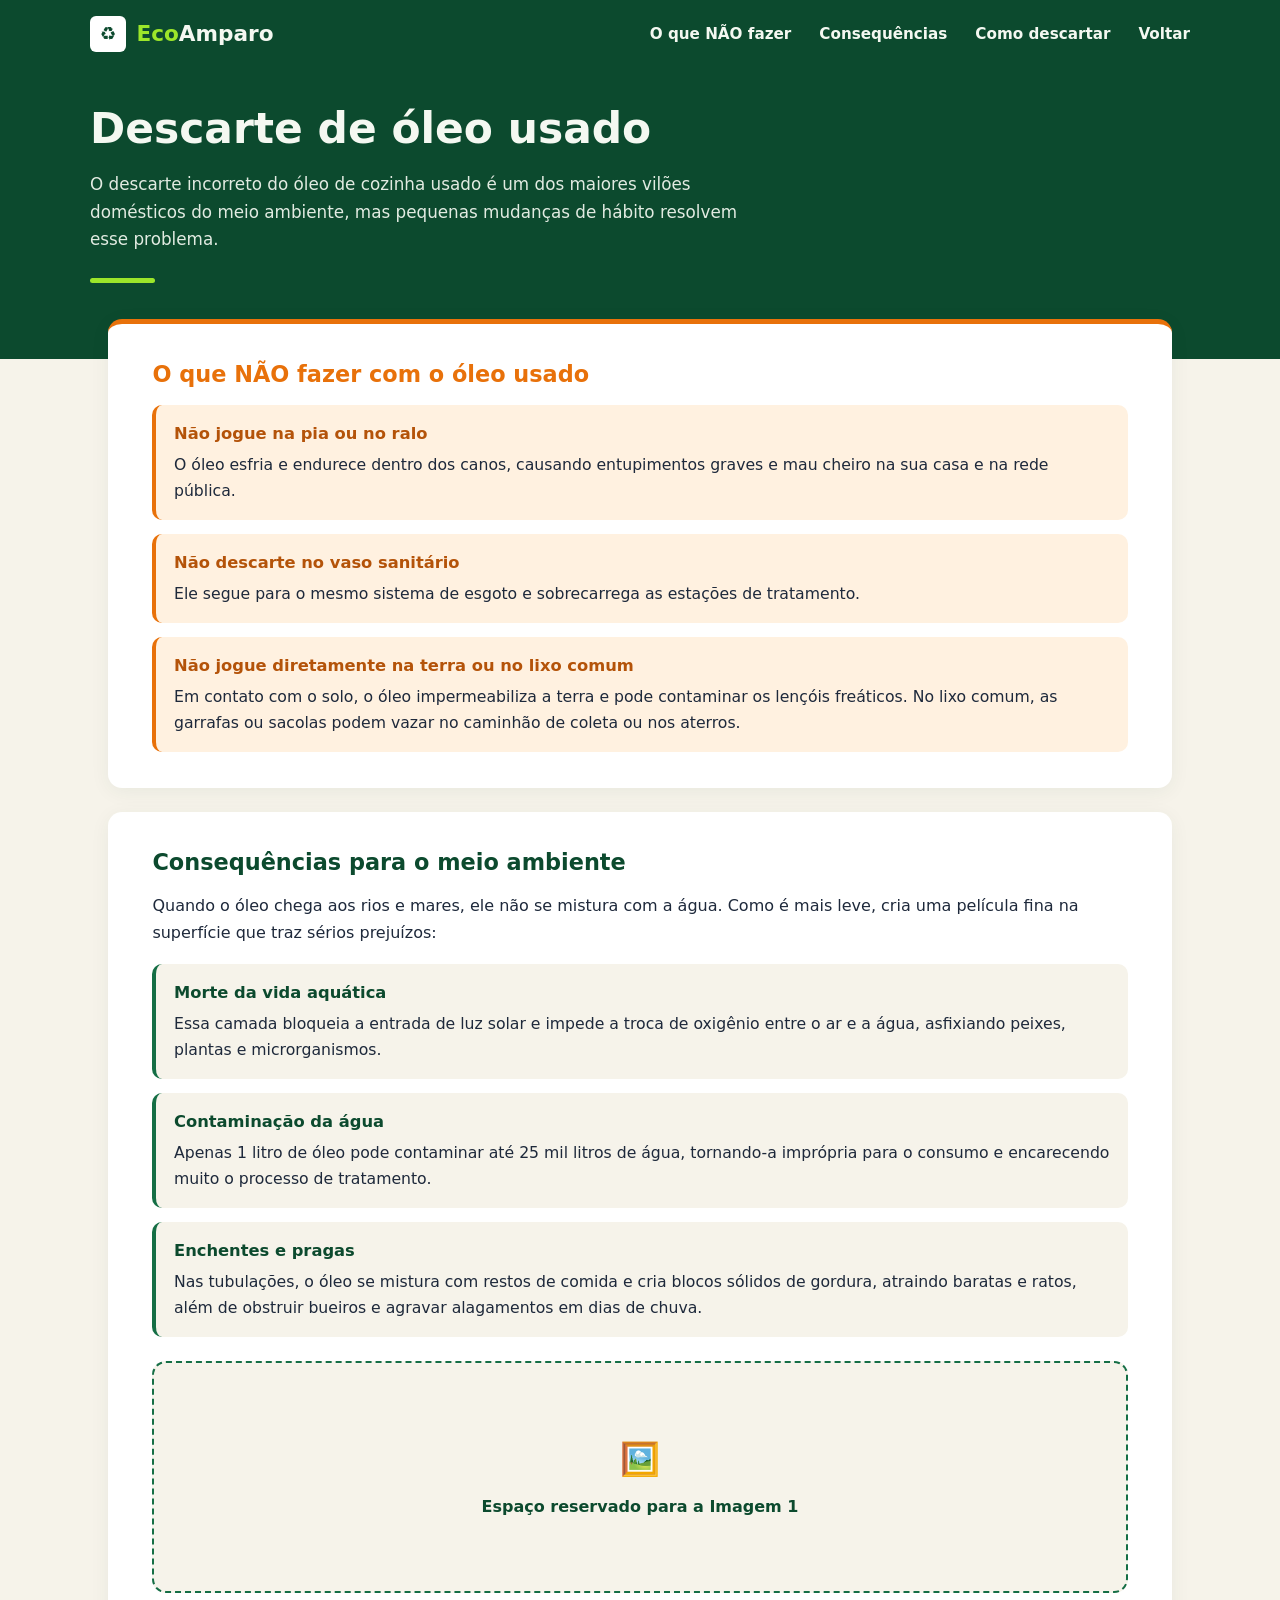
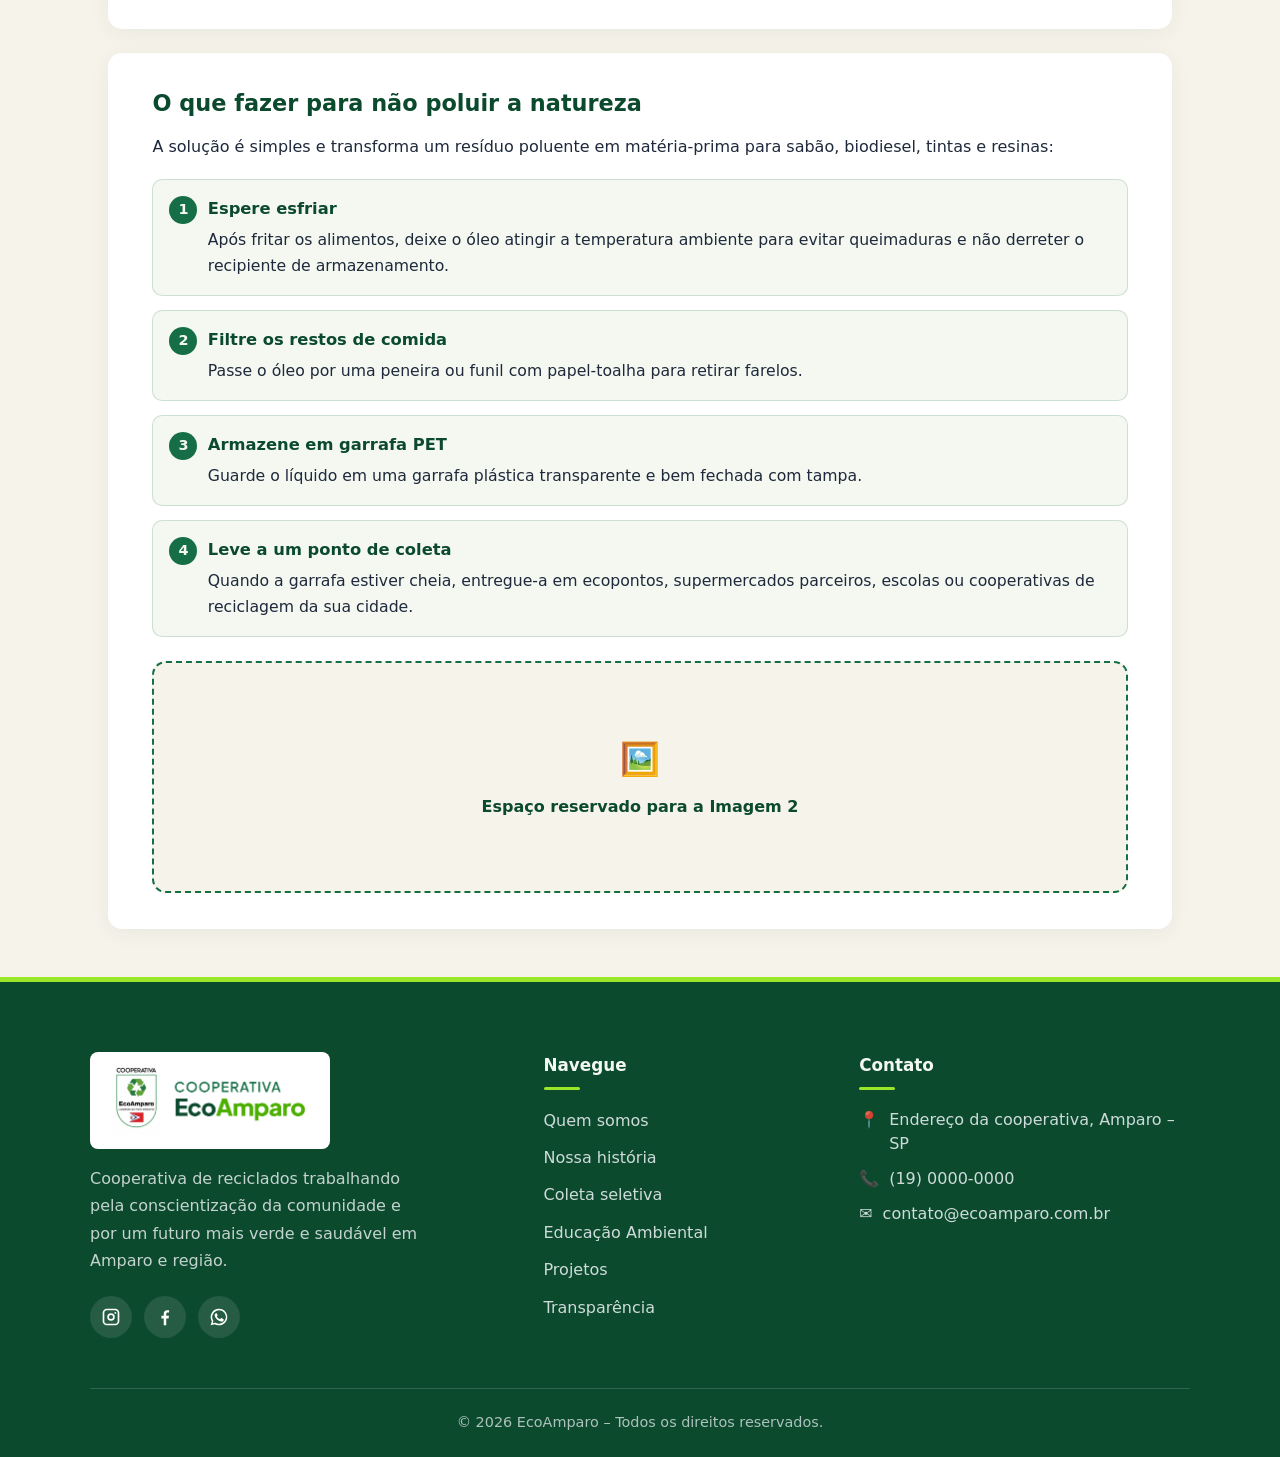
<file: descarte-oleo-usado.html>
<!DOCTYPE html>
<html lang="pt-BR">
<head>
  <meta charset="UTF-8">
  <meta name="viewport" content="width=device-width, initial-scale=1.0">
  <title>Descarte de Óleo Usado - EcoAmparo</title>
  <link rel="icon" type="image/svg+xml" href="img/favicon.svg">
  <style>
    /* ===== Paleta do site EcoAmparo ===== */
    :root {
      --verde-escuro: #0c4a2e;
      --verde-medio: #156e45;
      --verde-destaque: #9ce62a;
      --verde-destaque-hover: #86cc1e;
      --texto-claro: #f4f8f1;
      --texto-escuro: #1e293b;
      --fundo-menu: #0c4a2e;
      --fundo-claro: #f6f3ea;
      --laranja: #e8710a;
      --laranja-claro: #fff1e0;
      --raio: 14px;
    }

    * {
      box-sizing: border-box;
      margin: 0;
      padding: 0;
    }

    html {
      scroll-behavior: smooth;
    }

    body {
      font-family: "Plus Jakarta Sans", system-ui, -apple-system, "Segoe UI", Roboto, sans-serif;
      background-color: var(--fundo-claro);
      color: var(--texto-escuro);
      line-height: 1.65;
    }

    /* ===== Cabeçalho e Menu ===== */
    header {
      background-color: var(--fundo-menu);
      color: var(--texto-claro);
      padding: 1rem 1.25rem;
      position: sticky;
      top: 0;
      z-index: 1000;
    }

    .nav-container {
      max-width: 1100px;
      margin: 0 auto;
      display: flex;
      justify-content: space-between;
      align-items: center;
    }

    .logo {
      display: flex;
      align-items: center;
      gap: 0.65rem;
      text-decoration: none;
      font-size: 1.35rem;
      font-weight: 800;
      color: var(--texto-claro);
    }

    .logo-icon {
      width: 36px;
      height: 36px;
      background-color: #ffffff;
      border-radius: 6px;
      display: flex;
      align-items: center;
      justify-content: center;
      color: var(--verde-escuro);
      font-size: 1.15rem;
      font-weight: 800;
    }

    .logo span {
      color: var(--verde-destaque);
    }

    .menu-btn {
      background: transparent;
      border: 1.5px solid rgba(244, 248, 241, 0.4);
      color: var(--texto-claro);
      padding: 0.45rem 1rem;
      border-radius: 10px;
      font-family: inherit;
      font-weight: 600;
      font-size: 0.95rem;
      cursor: pointer;
      transition: all 0.2s ease;
    }

    .menu-btn:hover {
      border-color: var(--verde-destaque);
      color: var(--verde-destaque);
    }

    nav ul {
      list-style: none;
      display: none;
      flex-direction: column;
      gap: 1rem;
      background-color: var(--verde-escuro);
      padding: 1.25rem 1.5rem;
      position: absolute;
      top: 100%;
      left: 0;
      width: 100%;
      border-top: 1px solid rgba(255, 255, 255, 0.12);
      box-shadow: 0 8px 16px rgba(0, 0, 0, 0.15);
    }

    nav ul.aberto {
      display: flex;
    }

    nav a {
      color: var(--texto-claro);
      text-decoration: none;
      font-weight: 600;
      font-size: 0.95rem;
      transition: color 0.2s;
    }

    nav a:hover {
      color: var(--verde-destaque);
    }

    /* ===== Hero ===== */
    .hero {
      background-color: var(--verde-escuro);
      color: var(--texto-claro);
      padding: 2.25rem 1.25rem 4.75rem;
    }

    .hero-content {
      max-width: 1100px;
      margin: 0 auto;
    }

    .hero h1 {
      font-size: clamp(1.85rem, 5vw, 2.65rem);
      font-weight: 800;
      line-height: 1.2;
      margin-bottom: 1rem;
    }

    .hero p {
      font-size: 1.05rem;
      color: rgba(244, 248, 241, 0.92);
      max-width: 680px;
      margin-bottom: 1.5rem;
    }

    .barra-destaque {
      width: 65px;
      height: 5px;
      background-color: var(--verde-destaque);
      border-radius: 99px;
    }

    /* ===== Conteúdo Principal e Cards ===== */
    main {
      max-width: 1100px;
      margin: -2.5rem auto 3rem;
      padding: 0 1.15rem;
      display: flex;
      flex-direction: column;
      gap: 1.5rem;
    }

    .card {
      background-color: #ffffff;
      border-radius: var(--raio);
      padding: 1.75rem 1.5rem;
      box-shadow: 0 4px 20px rgba(12, 74, 46, 0.06);
    }

    .card h2 {
      color: var(--verde-escuro);
      font-size: 1.4rem;
      font-weight: 800;
      margin-bottom: 1rem;
      line-height: 1.3;
    }

    .card.alerta {
      border-top: 5px solid var(--laranja);
    }

    .card.alerta h2 {
      color: var(--laranja);
    }

    .card p.intro-secao {
      margin-bottom: 1.15rem;
      font-weight: 500;
    }

    /* Listas de Itens */
    .lista-topicos {
      list-style: none;
      display: flex;
      flex-direction: column;
      gap: 0.9rem;
    }

    .lista-topicos li {
      padding: 1rem 1.1rem;
      border-radius: 10px;
      font-size: 0.98rem;
    }

    .lista-nao li {
      background-color: var(--laranja-claro);
      border-left: 4px solid var(--laranja);
    }

    .lista-nao strong {
      color: #b45309;
      display: block;
      margin-bottom: 0.25rem;
      font-size: 1.02rem;
    }

    .lista-consequencias li {
      background-color: var(--fundo-claro);
      border-left: 4px solid var(--verde-medio);
    }

    .lista-consequencias strong {
      color: var(--verde-escuro);
      display: block;
      margin-bottom: 0.25rem;
      font-size: 1.02rem;
    }

    /* Passo a passo numerado */
    .lista-passos {
      list-style: none;
      counter-reset: passo-counter;
      display: flex;
      flex-direction: column;
      gap: 0.9rem;
    }

    .lista-passos li {
      counter-increment: passo-counter;
      position: relative;
      padding: 1rem 1.1rem 1rem 3.4rem;
      background-color: #f4f8f1;
      border: 1px solid rgba(21, 110, 69, 0.18);
      border-radius: 10px;
      font-size: 0.98rem;
    }

    .lista-passos li::before {
      content: counter(passo-counter);
      position: absolute;
      left: 1rem;
      top: 1rem;
      width: 28px;
      height: 28px;
      background-color: var(--verde-medio);
      color: var(--texto-claro);
      font-weight: 800;
      font-size: 0.9rem;
      border-radius: 50%;
      display: flex;
      align-items: center;
      justify-content: center;
    }

    .lista-passos strong {
      color: var(--verde-escuro);
      display: block;
      margin-bottom: 0.25rem;
      font-size: 1.02rem;
    }

    /* ===== Espaços Reservados para Imagens ===== */
    .espaco-imagem {
      margin-top: 1.5rem;
      background-color: var(--fundo-claro);
      border: 2px dashed var(--verde-medio);
      border-radius: var(--raio);
      padding: 1.5rem 1rem;
      text-align: center;
      color: var(--verde-escuro);
    }

    .espaco-imagem img {
      max-width: 100%;
      height: auto;
      border-radius: 10px;
      display: block;
      margin: 0 auto;
    }

    .placeholder-box {
      display: flex;
      flex-direction: column;
      align-items: center;
      justify-content: center;
      min-height: 180px;
      gap: 0.5rem;
    }

    .placeholder-box span.icone {
      font-size: 2rem;
    }

    .placeholder-box strong {
      font-size: 1rem;
    }

    .placeholder-box small {
      color: #475569;
      font-size: 0.85rem;
    }

    /* ===== Botão Voltar ao Topo ===== */
    .btn-topo {
      position: fixed;
      bottom: 1.25rem;
      right: 1.25rem;
      background-color: var(--verde-destaque);
      color: var(--verde-escuro);
      border: none;
      width: 44px;
      height: 44px;
      border-radius: 50%;
      font-weight: 800;
      font-size: 1.2rem;
      cursor: pointer;
      box-shadow: 0 4px 12px rgba(0, 0, 0, 0.2);
      display: none;
      align-items: center;
      justify-content: center;
      transition: background-color 0.2s, transform 0.2s;
      z-index: 999;
    }

    .btn-topo:hover {
      background-color: var(--verde-destaque-hover);
      transform: translateY(-2px);
    }

    /* ===== FOOTER ===== */
    .rodape {
        background: var(--verde-escuro);
        color: var(--texto-claro);
        padding: 70px 20px 0;
        border-top: 5px solid var(--verde-destaque);
    }

    .rodape__container {
        max-width: 1100px;
        margin: 0 auto;
        display: grid;
        grid-template-columns: 1.5fr 1fr 1.2fr;
        gap: 40px;
    }

    .rodape__marca img {
        width: 100%;
        max-width: 240px;
        height: auto;
        display: block;
        padding: 8px 12px;
        background: #fff;
        border-radius: 8px;
        margin-bottom: 16px;
    }

    .rodape__marca p {
        line-height: 1.7;
        color: rgba(241, 245, 249, 0.8);
        max-width: 340px;
    }

    .rodape h4 {
        font-size: 1.05rem;
        font-weight: 700;
        margin-bottom: 18px;
        position: relative;
        padding-bottom: 10px;
    }

    .rodape h4::after {
        content: "";
        position: absolute;
        left: 0;
        bottom: 0;
        width: 36px;
        height: 3px;
        border-radius: 3px;
        background: var(--verde-destaque);
    }

    .rodape ul { list-style: none; }
    .rodape li { margin-bottom: 11px; }

    .rodape a {
        color: rgba(241, 245, 249, 0.85);
        text-decoration: none;
        transition: color .25s ease, padding-left .25s ease;
    }

    .rodape ul a:hover {
        color: var(--verde-destaque);
        padding-left: 6px;
    }

    .rodape__contato li {
        display: flex;
        gap: 10px;
        line-height: 1.5;
        color: rgba(241, 245, 249, 0.85);
    }

    .rodape__contato a:hover { color: var(--verde-destaque); }

    /* Redes sociais */
    .rodape__redes {
        display: flex;
        gap: 12px;
        margin-top: 22px;
    }

    .rodape__redes a {
        width: 42px;
        height: 42px;
        border-radius: 50%;
        background: rgba(255, 255, 255, 0.1);
        display: flex;
        align-items: center;
        justify-content: center;
        transition: background .25s ease, transform .25s ease;
    }

    .rodape__redes a:hover {
        background: var(--verde-destaque);
        transform: translateY(-4px);
    }

    .rodape__redes svg {
        width: 20px;
        height: 20px;
        fill: #fff;
        transition: fill .25s ease;
    }

    .rodape__redes a:hover svg { fill: var(--verde-escuro); }

    /* Linha de direitos */
    .rodape__copy {
        max-width: 1100px;
        margin: 50px auto 0;
        padding: 22px 0;
        border-top: 1px solid rgba(255, 255, 255, 0.15);
        text-align: center;
        font-size: .9rem;
        color: rgba(241, 245, 249, 0.7);
    }


    /* ===== Responsividade Desktop ===== */
    @media (min-width: 768px) {
      .menu-btn {
        display: none;
      }

      nav ul {
        display: flex;
        flex-direction: row;
        position: static;
        padding: 0;
        border: none;
        box-shadow: none;
        gap: 1.75rem;
      }

      .card {
        padding: 2.25rem 2.75rem;
      }
    }
  </style>
</head>
<body>

  <!-- Cabeçalho -->
  <header>
    <div class="nav-container">
      <a href="#" class="logo">
        <div class="logo-icon">♻</div>
        <div><span>Eco</span>Amparo</div>
      </a>

      <button class="menu-btn" id="btnMenu" aria-expanded="false" aria-controls="menuLista">
        Menu
      </button>

      <nav>
        <ul id="menuLista">
          <li><a href="#nao-fazer">O que NÃO fazer</a></li>
          <li><a href="#consequencias">Consequências</a></li>
          <li><a href="#como-fazer">Como descartar</a></li>
          <li><a href="index.html">Voltar</a></li>
        </ul>
      </nav>
    </div>
  </header>

  <!-- Banner Principal -->
  <section class="hero">
    <div class="hero-content">
      <h1>Descarte de óleo usado</h1>
      <p>
        O descarte incorreto do óleo de cozinha usado é um dos maiores vilões domésticos do meio ambiente, mas pequenas mudanças de hábito resolvem esse problema.
      </p>
      <div class="barra-destaque"></div>
    </div>
  </section>

  <!-- Conteúdo Principal -->
  <main>

    <!-- Seção 1: O que NÃO fazer -->
    <section id="nao-fazer" class="card alerta">
      <h2>O que NÃO fazer com o óleo usado</h2>
      <ul class="lista-topicos lista-nao">
        <li>
          <strong>Não jogue na pia ou no ralo</strong>
          O óleo esfria e endurece dentro dos canos, causando entupimentos graves e mau cheiro na sua casa e na rede pública.
        </li>
        <li>
          <strong>Não descarte no vaso sanitário</strong>
          Ele segue para o mesmo sistema de esgoto e sobrecarrega as estações de tratamento.
        </li>
        <li>
          <strong>Não jogue diretamente na terra ou no lixo comum</strong>
          Em contato com o solo, o óleo impermeabiliza a terra e pode contaminar os lençóis freáticos. No lixo comum, as garrafas ou sacolas podem vazar no caminhão de coleta ou nos aterros.
        </li>
      </ul>
    </section>

    <!-- Seção 2: Consequências para o meio ambiente -->
    <section id="consequencias" class="card">
      <h2>Consequências para o meio ambiente</h2>
      <p class="intro-secao">
        Quando o óleo chega aos rios e mares, ele não se mistura com a água. Como é mais leve, cria uma película fina na superfície que traz sérios prejuízos:
      </p>
      <ul class="lista-topicos lista-consequencias">
        <li>
          <strong>Morte da vida aquática</strong>
          Essa camada bloqueia a entrada de luz solar e impede a troca de oxigênio entre o ar e a água, asfixiando peixes, plantas e microrganismos.
        </li>
        <li>
          <strong>Contaminação da água</strong>
          Apenas 1 litro de óleo pode contaminar até 25 mil litros de água, tornando-a imprópria para o consumo e encarecendo muito o processo de tratamento.
        </li>
        <li>
          <strong>Enchentes e pragas</strong>
          Nas tubulações, o óleo se mistura com restos de comida e cria blocos sólidos de gordura, atraindo baratas e ratos, além de obstruir bueiros e agravar alagamentos em dias de chuva.
        </li>
      </ul>

      <!-- ESPAÇO PARA A IMAGEM 1 -->
      <figure class="espaco-imagem">
        <!-- Para inserir sua imagem, apague a div "placeholder-box" abaixo e descomente a tag <img> -->
        <!-- <img src="img/imagem-1.jpg" alt="Impacto ambiental do descarte incorreto de óleo"> -->
        <div class="placeholder-box">
          <span class="icone">🖼️</span>
          <strong>Espaço reservado para a Imagem 1</strong>
        </div>
      </figure>
    </section>

    <!-- Seção 3: O que fazer para não poluir a natureza -->
    <section id="como-fazer" class="card">
      <h2>O que fazer para não poluir a natureza</h2>
      <p class="intro-secao">
        A solução é simples e transforma um resíduo poluente em matéria-prima para sabão, biodiesel, tintas e resinas:
      </p>
      <ol class="lista-passos">
        <li>
          <strong>Espere esfriar</strong>
          Após fritar os alimentos, deixe o óleo atingir a temperatura ambiente para evitar queimaduras e não derreter o recipiente de armazenamento.
        </li>
        <li>
          <strong>Filtre os restos de comida</strong>
          Passe o óleo por uma peneira ou funil com papel-toalha para retirar farelos.
        </li>
        <li>
          <strong>Armazene em garrafa PET</strong>
          Guarde o líquido em uma garrafa plástica transparente e bem fechada com tampa.
        </li>
        <li>
          <strong>Leve a um ponto de coleta</strong>
          Quando a garrafa estiver cheia, entregue-a em ecopontos, supermercados parceiros, escolas ou cooperativas de reciclagem da sua cidade.
        </li>
      </ol>

      <!-- ESPAÇO PARA A IMAGEM 2 -->
      <figure class="espaco-imagem">
        <!-- Para inserir sua imagem, apague a div "placeholder-box" abaixo e descomente a tag <img> -->
        <!-- <img src="img/imagem-2.jpg" alt="Armazenamento correto de óleo usado em garrafa PET"> -->
        <div class="placeholder-box">
          <span class="icone">🖼️</span>
          <strong>Espaço reservado para a Imagem 2</strong>
        </div>
      </figure>
    </section>

  </main>

  <!-- Botão flutuante para voltar ao topo -->
  <button class="btn-topo" id="btnTopo" aria-label="Voltar ao topo">↑</button>

  <!-- ===== FOOTER ===== -->

  <footer class="rodape" id="contato">
    <div class="rodape__container">

    <div class="rodape__marca">
        <img src="img/logo-ecoamparo.png" alt="Logo Cooperativa EcoAmparo" onerror="this.style.display='none'">
        <p>
        Cooperativa de reciclados trabalhando pela conscientização da comunidade
        e por um futuro mais verde e saudável em Amparo e região.
        </p>
        <div class="rodape__redes">
        <!-- Troque o href pelos links reais -->
        <a href="#" aria-label="Instagram" target="_blank" rel="noopener">
            <svg viewBox="0 0 24 24"><path d="M7 2h10a5 5 0 0 1 5 5v10a5 5 0 0 1-5 5H7a5 5 0 0 1-5-5V7a5 5 0 0 1 5-5zm0 2a3 3 0 0 0-3 3v10a3 3 0 0 0 3 3h10a3 3 0 0 0 3-3V7a3 3 0 0 0-3-3H7zm5 3.5A4.5 4.5 0 1 1 7.5 12 4.5 4.5 0 0 1 12 7.5zm0 2A2.5 2.5 0 1 0 14.5 12 2.5 2.5 0 0 0 12 9.5zM17.2 6a1.1 1.1 0 1 1-1.1 1.1A1.1 1.1 0 0 1 17.2 6z"/></svg>
        </a>
        <a href="#" aria-label="Facebook" target="_blank" rel="noopener">
            <svg viewBox="0 0 24 24"><path d="M13.5 22v-8.2h2.8l.5-3.3h-3.3V8.4c0-.9.4-1.7 1.8-1.7h1.6V3.9a20 20 0 0 0-2.4-.1c-2.4 0-4 1.5-4 4.1v2.6H7.7v3.3h2.8V22h3z"/></svg>
        </a>
        <a href="#" aria-label="WhatsApp" target="_blank" rel="noopener">
            <svg viewBox="0 0 24 24"><path d="M12 2a10 10 0 0 0-8.6 15.1L2 22l5-1.3A10 10 0 1 0 12 2zm0 18.2a8.2 8.2 0 0 1-4.2-1.2l-.3-.2-3 .8.8-2.9-.2-.3A8.2 8.2 0 1 1 12 20.2zm4.5-6.1c-.2-.1-1.5-.7-1.7-.8s-.4-.1-.6.1-.6.8-.8 1-.3.2-.5.1a6.700 6.700 0 0 1-3.300-2.900c-.2-.4.2-.4.7-1.300a.5.5 0 0 0 0-.5c-.1-.1-.6-1.400-.8-1.900s-.4-.4-.6-.4h-.5a1 1 0 0 0-.7.3 3 3 0 0 0-.9 2.200 5.200 5.200 0 0 0 1.100 2.800 11.900 11.900 0 0 0 4.600 4.100c1.700.7 2.400.8 3.200.7a2.700 2.700 0 0 0 1.800-1.300 2.200 2.200 0 0 0 .2-1.300c-.1-.1-.3-.2-.5-.3z"/></svg>
        </a>
        </div>
    </div>

    <div>
        <h4>Navegue</h4>
        <ul>
        <li><a href="quem-somos.html">Quem somos</a></li>
        <li><a href="nossa-historia.html">Nossa história</a></li>
        <li><a href="coleta-seletiva.html">Coleta seletiva</a></li>
        <li><a href="#">Educação Ambiental</a></li>
        <li><a href="projetos.html">Projetos</a></li>
        <li><a href="transparencia.html">Transparência</a></li>
        </ul>
    </div>

    <div>
        <h4>Contato</h4>
        <ul class="rodape__contato">
        <!-- Troque pelos dados reais da cooperativa -->
        <li>📍 <span>Endereço da cooperativa, Amparo – SP</span></li>
        <li>📞 <a href="tel:+5519000000000">(19) 0000-0000</a></li>
        <li>✉️ <a href="mailto:contato@ecoamparo.com.br">contato@ecoamparo.com.br</a></li>
        </ul>
    </div>

    </div>

    <div class="rodape__copy">
    © <span id="ano">2026</span> EcoAmparo – Todos os direitos reservados.
    </div>
  </footer>

  
  <!-- JavaScript para interatividade mobile -->
  <script>
    const btnMenu = document.getElementById('btnMenu');
    const menuLista = document.getElementById('menuLista');
    const btnTopo = document.getElementById('btnTopo');

    // Abre e fecha o menu no celular
    btnMenu.addEventListener('click', () => {
      const estaAberto = menuLista.classList.toggle('aberto');
      btnMenu.setAttribute('aria-expanded', estaAberto);
      btnMenu.textContent = estaAberto ? 'Fechar' : 'Menu';
    });

    // Fecha o menu ao clicar em uma seção
    document.querySelectorAll('#menuLista a').forEach(link => {
      link.addEventListener('click', () => {
        menuLista.classList.remove('aberto');
        btnMenu.setAttribute('aria-expanded', 'false');
        btnMenu.textContent = 'Menu';
      });
    });

    // Mostra o botão de voltar ao topo ao rolar a página
    window.addEventListener('scroll', () => {
      if (window.scrollY > 300) {
        btnTopo.style.display = 'flex';
      } else {
        btnTopo.style.display = 'none';
      }
    });

    btnTopo.addEventListener('click', () => {
      window.scrollTo({ top: 0, behavior: 'smooth' });
    });
  </script>

</body>
</html>
</file>
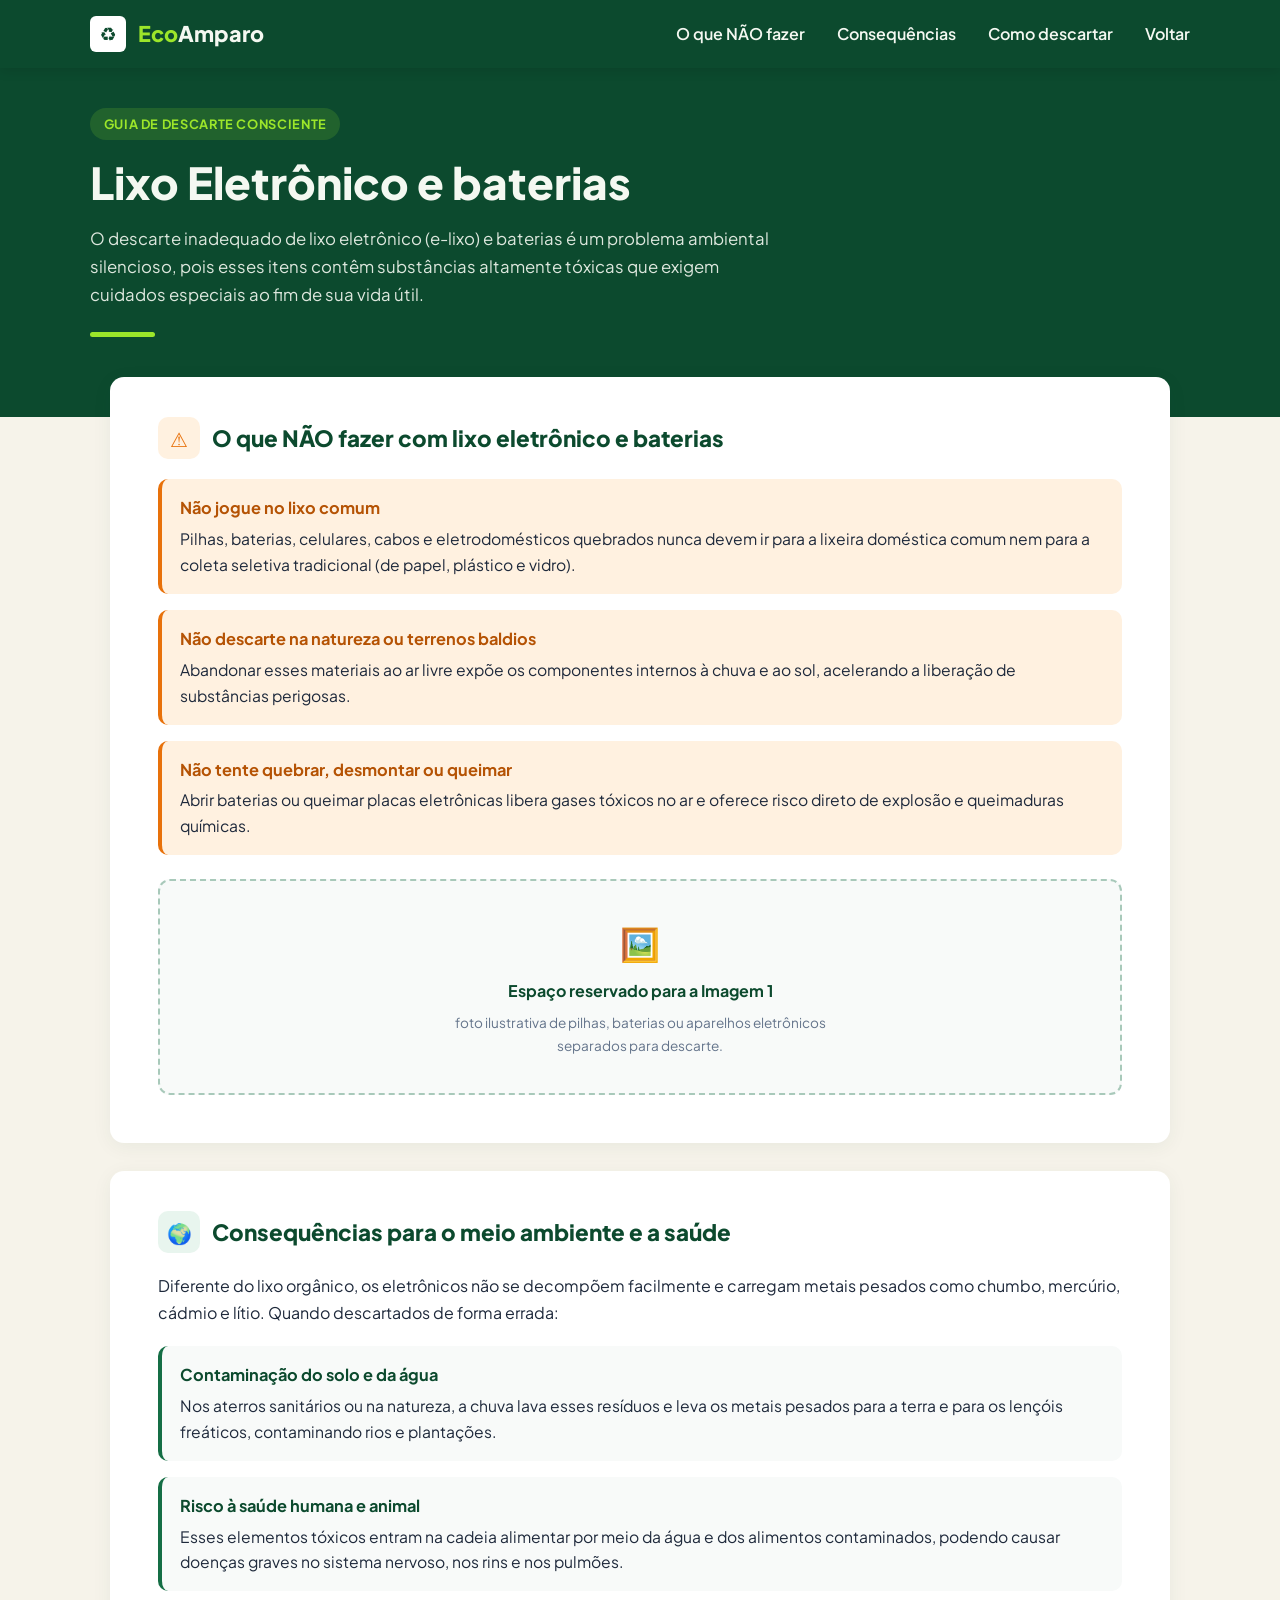
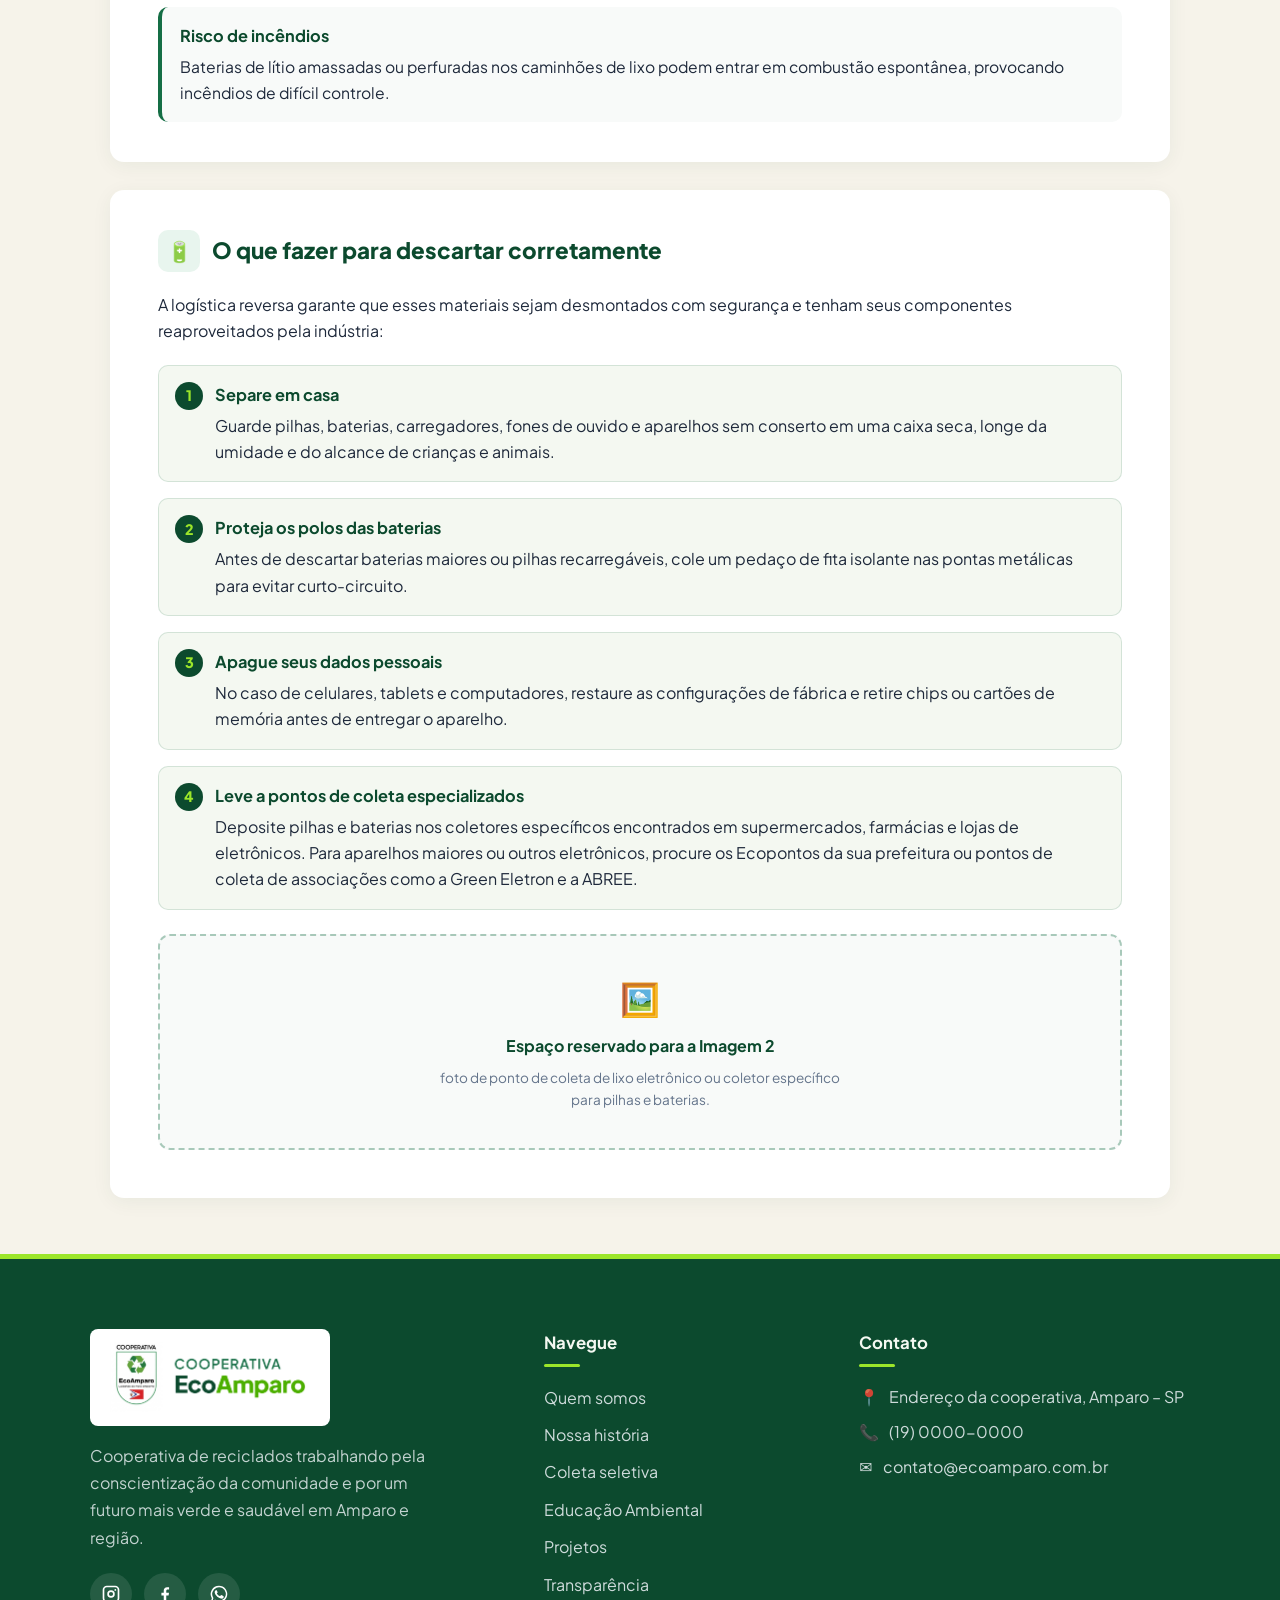
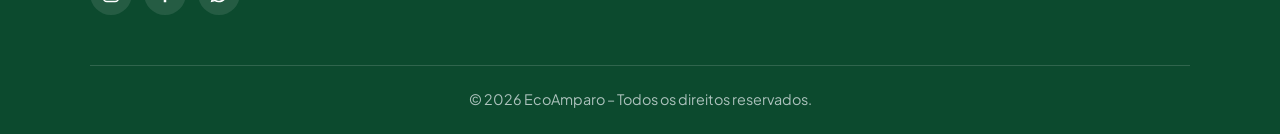
<file: lixo-eletronico-baterias.html>
<!DOCTYPE html>
<html lang="pt-BR">
<head>
  <meta charset="UTF-8">
  <meta name="viewport" content="width=device-width, initial-scale=1.0">
  <title>EcoAmparo - Lixo Eletrônico e Baterias</title>
  
  <link rel="preconnect" href="https://fonts.googleapis.com">
  <link rel="preconnect" href="https://fonts.gstatic.com" crossorigin>
  <link href="https://fonts.googleapis.com/css2?family=Plus+Jakarta+Sans:wght@400;500;600;700;800&display=swap" rel="stylesheet">
  <link rel="icon" type="image/svg+xml" href="img/favicon.svg">

  <style>
    /* ===== Paleta do site EcoAmparo ===== */
    :root {
      --verde-escuro: #0c4a2e;
      --verde-medio: #156e45;
      --verde-destaque: #9ce62a;
      --verde-destaque-hover: #86cc1e;
      --texto-claro: #f4f8f1;
      --texto-escuro: #1e293b;
      --fundo-menu: #0c4a2e;
      --fundo-claro: #f6f3ea;
      --laranja: #e8710a;
      --laranja-claro: #fff1e0;
      --raio: 14px;
    }

    * {
      box-sizing: border-box;
      margin: 0;
      padding: 0;
    }

    html {
      scroll-behavior: smooth;
    }

    body {
      font-family: "Plus Jakarta Sans", system-ui, -apple-system, "Segoe UI", Roboto, sans-serif;
      background-color: var(--fundo-claro);
      color: var(--texto-escuro);
      line-height: 1.65;
    }

    /* ===== Cabeçalho e Menu ===== */
    header {
      background-color: var(--fundo-menu);
      color: var(--texto-claro);
      padding: 1rem 1.5rem;
      position: sticky;
      top: 0;
      z-index: 1000;
      box-shadow: 0 2px 12px rgba(0, 0, 0, 0.12);
    }

    .nav-container {
      max-width: 1100px;
      margin: 0 auto;
      display: flex;
      justify-content: space-between;
      align-items: center;
    }

    .logo {
      display: flex;
      align-items: center;
      gap: 0.75rem;
      text-decoration: none;
      font-size: 1.35rem;
      font-weight: 800;
      color: var(--texto-claro);
    }

    .logo-icon {
      width: 36px;
      height: 36px;
      background-color: #ffffff;
      border-radius: 6px;
      display: flex;
      align-items: center;
      justify-content: center;
      color: var(--verde-escuro);
      font-size: 1.2rem;
    }

    .logo span {
      color: var(--verde-destaque);
    }

    .menu-btn {
      background: transparent;
      border: 1.5px solid rgba(244, 248, 241, 0.4);
      color: var(--texto-claro);
      padding: 0.5rem 1rem;
      border-radius: 10px;
      font-family: inherit;
      font-weight: 600;
      font-size: 0.95rem;
      cursor: pointer;
      transition: all 0.2s ease;
    }

    .menu-btn:hover {
      border-color: var(--verde-destaque);
      color: var(--verde-destaque);
    }

    nav ul {
      list-style: none;
      display: none;
      flex-direction: column;
      gap: 1rem;
      background-color: var(--verde-escuro);
      padding: 1.5rem;
      position: absolute;
      top: 100%;
      left: 0;
      width: 100%;
      border-top: 1px solid rgba(255, 255, 255, 0.1);
      box-shadow: 0 8px 16px rgba(0, 0, 0, 0.15);
    }

    nav ul.aberto {
      display: flex;
    }

    nav a {
      color: var(--texto-claro);
      text-decoration: none;
      font-weight: 600;
      transition: color 0.2s;
    }

    nav a:hover {
      color: var(--verde-destaque);
    }

    /* ===== Seção Hero ===== */
    .hero {
      background-color: var(--verde-escuro);
      color: var(--texto-claro);
      padding: 2.5rem 1.5rem 5rem;
    }

    .hero-content {
      max-width: 1100px;
      margin: 0 auto;
    }

    .hero-tag {
      display: inline-block;
      background-color: rgba(156, 230, 42, 0.15);
      color: var(--verde-destaque);
      font-weight: 700;
      font-size: 0.8rem;
      text-transform: uppercase;
      letter-spacing: 0.05em;
      padding: 0.35rem 0.85rem;
      border-radius: 99px;
      margin-bottom: 1rem;
    }

    .hero h1 {
      font-size: clamp(1.85rem, 5vw, 2.75rem);
      font-weight: 800;
      line-height: 1.2;
      max-width: 720px;
      margin-bottom: 1rem;
    }

    .hero-lead {
      font-size: 1.05rem;
      color: rgba(244, 248, 241, 0.9);
      max-width: 700px;
      margin-bottom: 1.5rem;
    }

    .barra-destaque {
      width: 65px;
      height: 5px;
      background-color: var(--verde-destaque);
      border-radius: 99px;
    }

    /* ===== Conteúdo Principal e Cards ===== */
    main {
      max-width: 1100px;
      margin: -2.5rem auto 3.5rem;
      padding: 0 1.25rem;
      display: flex;
      flex-direction: column;
      gap: 1.75rem;
    }

    .card {
      background-color: #ffffff;
      border-radius: var(--raio);
      padding: 2rem 1.5rem;
      box-shadow: 0 4px 20px rgba(12, 74, 46, 0.06);
      scroll-margin-top: 85px;
    }

    .card-header {
      display: flex;
      align-items: center;
      gap: 0.75rem;
      margin-bottom: 1.25rem;
    }

    .card-icon {
      width: 42px;
      height: 42px;
      border-radius: 10px;
      display: flex;
      align-items: center;
      justify-content: center;
      font-size: 1.25rem;
      flex-shrink: 0;
    }

    .icon-alerta {
      background-color: var(--laranja-claro);
      color: var(--laranja);
    }

    .icon-natureza {
      background-color: #e8f5ee;
      color: var(--verde-medio);
    }

    .card h2 {
      color: var(--verde-escuro);
      font-size: 1.4rem;
      font-weight: 800;
      line-height: 1.3;
    }

    .card > p {
      margin-bottom: 1.25rem;
      font-size: 1rem;
      color: var(--texto-escuro);
    }

    /* ===== Listas Estilizadas ===== */
    .lista-itens {
      list-style: none;
      display: flex;
      flex-direction: column;
      gap: 1rem;
    }

    .lista-itens li {
      padding: 1rem 1.15rem;
      border-radius: 10px;
      background-color: #f8faf9;
      border-left: 4px solid var(--verde-medio);
      font-size: 0.98rem;
    }

    .lista-itens.alerta li {
      background-color: var(--laranja-claro);
      border-left-color: var(--laranja);
    }

    .lista-itens li strong {
      display: block;
      color: var(--verde-escuro);
      font-weight: 700;
      margin-bottom: 0.25rem;
      font-size: 1.02rem;
    }

    .lista-itens.alerta li strong {
      color: #b55304;
    }

    /* Passo a passo numerado */
    .lista-passos {
      list-style: none;
      counter-reset: passo-counter;
      display: flex;
      flex-direction: column;
      gap: 1rem;
    }

    .lista-passos li {
      counter-increment: passo-counter;
      position: relative;
      padding: 1rem 1.15rem 1rem 3.5rem;
      border-radius: 10px;
      background-color: #f4f8f1;
      border: 1px solid rgba(21, 110, 69, 0.15);
    }

    .lista-passos li::before {
      content: counter(passo-counter);
      position: absolute;
      left: 1rem;
      top: 1rem;
      width: 28px;
      height: 28px;
      background-color: var(--verde-escuro);
      color: var(--verde-destaque);
      font-weight: 800;
      font-size: 0.9rem;
      border-radius: 50%;
      display: flex;
      align-items: center;
      justify-content: center;
    }

    .lista-passos li strong {
      display: block;
      color: var(--verde-escuro);
      font-weight: 700;
      margin-bottom: 0.25rem;
      font-size: 1.02rem;
    }

    /* ===== Espaço Reservado para Imagens ===== */
    .espaco-imagem {
      margin: 1.5rem 0 0.5rem;
      border: 2px dashed rgba(21, 110, 69, 0.35);
      background-color: #f8faf9;
      border-radius: 12px;
      padding: 2.25rem 1.25rem;
      text-align: center;
      color: var(--verde-medio);
      display: flex;
      flex-direction: column;
      align-items: center;
      justify-content: center;
      gap: 0.5rem;
      min-height: 200px;
    }

    .espaco-imagem span.icone-foto {
      font-size: 2rem;
    }

    .espaco-imagem strong {
      font-size: 1rem;
      color: var(--verde-escuro);
    }

    .espaco-imagem small {
      font-size: 0.85rem;
      color: #64748b;
      max-width: 420px;
    }

    /* Caso você substitua a div por uma tag <img>, ela já fica responsiva */
    .espaco-imagem img {
      width: 100%;
      height: auto;
      border-radius: 10px;
      display: block;
    }

    /* ===== Botão Voltar ao Topo ===== */
    .btn-topo {
      position: fixed;
      bottom: 1.25rem;
      right: 1.25rem;
      background-color: var(--verde-escuro);
      color: var(--verde-destaque);
      border: 2px solid var(--verde-destaque);
      width: 44px;
      height: 44px;
      border-radius: 50%;
      font-size: 1.2rem;
      font-weight: 800;
      cursor: pointer;
      display: none;
      align-items: center;
      justify-content: center;
      box-shadow: 0 4px 12px rgba(0, 0, 0, 0.2);
      z-index: 999;
    }

    .btn-topo.visivel {
      display: flex;
    }

    /* ===== FOOTER ===== */
    .rodape {
        background: var(--verde-escuro);
        color: var(--texto-claro);
        padding: 70px 20px 0;
        border-top: 5px solid var(--verde-destaque);
    }

    .rodape__container {
        max-width: 1100px;
        margin: 0 auto;
        display: grid;
        grid-template-columns: 1.5fr 1fr 1.2fr;
        gap: 40px;
    }

    .rodape__marca img {
        width: 100%;
        max-width: 240px;
        height: auto;
        display: block;
        padding: 8px 12px;
        background: #fff;
        border-radius: 8px;
        margin-bottom: 16px;
    }

    .rodape__marca p {
        line-height: 1.7;
        color: rgba(241, 245, 249, 0.8);
        max-width: 340px;
    }

    .rodape h4 {
        font-size: 1.05rem;
        font-weight: 700;
        margin-bottom: 18px;
        position: relative;
        padding-bottom: 10px;
    }

    .rodape h4::after {
        content: "";
        position: absolute;
        left: 0;
        bottom: 0;
        width: 36px;
        height: 3px;
        border-radius: 3px;
        background: var(--verde-destaque);
    }

    .rodape ul { list-style: none; }
    .rodape li { margin-bottom: 11px; }

    .rodape a {
        color: rgba(241, 245, 249, 0.85);
        text-decoration: none;
        transition: color .25s ease, padding-left .25s ease;
    }

    .rodape ul a:hover {
        color: var(--verde-destaque);
        padding-left: 6px;
    }

    .rodape__contato li {
        display: flex;
        gap: 10px;
        line-height: 1.5;
        color: rgba(241, 245, 249, 0.85);
    }

    .rodape__contato a:hover { color: var(--verde-destaque); }

    /* Redes sociais */
    .rodape__redes {
        display: flex;
        gap: 12px;
        margin-top: 22px;
    }

    .rodape__redes a {
        width: 42px;
        height: 42px;
        border-radius: 50%;
        background: rgba(255, 255, 255, 0.1);
        display: flex;
        align-items: center;
        justify-content: center;
        transition: background .25s ease, transform .25s ease;
    }

    .rodape__redes a:hover {
        background: var(--verde-destaque);
        transform: translateY(-4px);
    }

    .rodape__redes svg {
        width: 20px;
        height: 20px;
        fill: #fff;
        transition: fill .25s ease;
    }

    .rodape__redes a:hover svg { fill: var(--verde-escuro); }

    /* Linha de direitos */
    .rodape__copy {
        max-width: 1100px;
        margin: 50px auto 0;
        padding: 22px 0;
        border-top: 1px solid rgba(255, 255, 255, 0.15);
        text-align: center;
        font-size: .9rem;
        color: rgba(241, 245, 249, 0.7);
    }


    /* ===== Responsividade para Telas Maiores ===== */
    @media (min-width: 768px) {
      .menu-btn {
        display: none;
      }

      nav ul {
        display: flex;
        flex-direction: row;
        position: static;
        padding: 0;
        border: none;
        box-shadow: none;
        gap: 2rem;
      }

      .card {
        padding: 2.5rem 3rem;
      }
    }
  </style>
</head>
<body>

  <!-- Cabeçalho -->
  <header>
    <div class="nav-container">
      <a href="#" class="logo">
        <div class="logo-icon">♻️</div>
        <div><span>Eco</span>Amparo</div>
      </a>

      <button class="menu-btn" id="btnMenu" aria-expanded="false" aria-controls="menuLista">
        Menu
      </button>

      <nav>
        <ul id="menuLista">
          <li><a href="#nao-fazer">O que NÃO fazer</a></li>
          <li><a href="#consequencias">Consequências</a></li>
          <li><a href="#como-descartar">Como descartar</a></li>
          <li><a href="index.html">Voltar</a></li>
        </ul>
      </nav>
    </div>
  </header>

  <!-- Banner Principal -->
  <section class="hero">
    <div class="hero-content">
      <span class="hero-tag">Guia de Descarte Consciente</span>
      <h1>Lixo Eletrônico e baterias</h1>
      <p class="hero-lead">
        O descarte inadequado de lixo eletrônico (e-lixo) e baterias é um problema ambiental silencioso, pois esses itens contêm substâncias altamente tóxicas que exigem cuidados especiais ao fim de sua vida útil.
      </p>
      <div class="barra-destaque"></div>
    </div>
  </section>

  <!-- Conteúdo Principal -->
  <main>

    <!-- Seção 1: O que NÃO fazer -->
    <section id="nao-fazer" class="card">
      <div class="card-header">
        <div class="card-icon icon-alerta">⚠️</div>
        <h2>O que NÃO fazer com lixo eletrônico e baterias</h2>
      </div>

      <ul class="lista-itens alerta">
        <li>
          <strong>Não jogue no lixo comum</strong>
          Pilhas, baterias, celulares, cabos e eletrodomésticos quebrados nunca devem ir para a lixeira doméstica comum nem para a coleta seletiva tradicional (de papel, plástico e vidro).
        </li>
        <li>
          <strong>Não descarte na natureza ou terrenos baldios</strong>
          Abandonar esses materiais ao ar livre expõe os componentes internos à chuva e ao sol, acelerando a liberação de substâncias perigosas.
        </li>
        <li>
          <strong>Não tente quebrar, desmontar ou queimar</strong>
          Abrir baterias ou queimar placas eletrônicas libera gases tóxicos no ar e oferece risco direto de explosão e queimaduras químicas.
        </li>
      </ul>

      <!-- ESPAÇO PARA IMAGEM 1 -->
      <!-- Para inserir sua foto, substitua o conteúdo desta div por: <img src="caminho-da-imagem-1.jpg" alt="Descrição da imagem"> -->
      <div class="espaco-imagem">
        <span class="icone-foto">🖼️</span>
        <strong>Espaço reservado para a Imagem 1</strong>
        <small>foto ilustrativa de pilhas, baterias ou aparelhos eletrônicos separados para descarte.</small>
      </div>
    </section>

    <!-- Seção 2: Consequências -->
    <section id="consequencias" class="card">
      <div class="card-header">
        <div class="card-icon icon-natureza">🌍</div>
        <h2>Consequências para o meio ambiente e a saúde</h2>
      </div>

      <p>
        Diferente do lixo orgânico, os eletrônicos não se decompõem facilmente e carregam metais pesados como chumbo, mercúrio, cádmio e lítio. Quando descartados de forma errada:
      </p>

      <ul class="lista-itens">
        <li>
          <strong>Contaminação do solo e da água</strong>
          Nos aterros sanitários ou na natureza, a chuva lava esses resíduos e leva os metais pesados para a terra e para os lençóis freáticos, contaminando rios e plantações.
        </li>
        <li>
          <strong>Risco à saúde humana e animal</strong>
          Esses elementos tóxicos entram na cadeia alimentar por meio da água e dos alimentos contaminados, podendo causar doenças graves no sistema nervoso, nos rins e nos pulmões.
        </li>
        <li>
          <strong>Risco de incêndios</strong>
          Baterias de lítio amassadas ou perfuradas nos caminhões de lixo podem entrar em combustão espontânea, provocando incêndios de difícil controle.
        </li>
      </ul>
    </section>

    <!-- Seção 3: O que fazer -->
    <section id="como-descartar" class="card">
      <div class="card-header">
        <div class="card-icon icon-natureza">🔋</div>
        <h2>O que fazer para descartar corretamente</h2>
      </div>

      <p>
        A logística reversa garante que esses materiais sejam desmontados com segurança e tenham seus componentes reaproveitados pela indústria:
      </p>

      <ol class="lista-passos">
        <li>
          <strong>Separe em casa</strong>
          Guarde pilhas, baterias, carregadores, fones de ouvido e aparelhos sem conserto em uma caixa seca, longe da umidade e do alcance de crianças e animais.
        </li>
        <li>
          <strong>Proteja os polos das baterias</strong>
          Antes de descartar baterias maiores ou pilhas recarregáveis, cole um pedaço de fita isolante nas pontas metálicas para evitar curto-circuito.
        </li>
        <li>
          <strong>Apague seus dados pessoais</strong>
          No caso de celulares, tablets e computadores, restaure as configurações de fábrica e retire chips ou cartões de memória antes de entregar o aparelho.
        </li>
        <li>
          <strong>Leve a pontos de coleta especializados</strong>
          Deposite pilhas e baterias nos coletores específicos encontrados em supermercados, farmácias e lojas de eletrônicos. Para aparelhos maiores ou outros eletrônicos, procure os Ecopontos da sua prefeitura ou pontos de coleta de associações como a Green Eletron e a ABREE.
        </li>
      </ol>

      <!-- ESPAÇO PARA IMAGEM 2 -->
      <!-- Para inserir sua foto, substitua o conteúdo desta div por: <img src="caminho-da-imagem-2.jpg" alt="Descrição da imagem"> -->
      <div class="espaco-imagem">
        <span class="icone-foto">🖼️</span>
        <strong>Espaço reservado para a Imagem 2</strong>
        <small>foto de ponto de coleta de lixo eletrônico ou coletor específico para pilhas e baterias.</small>
      </div>
    </section>

  </main>

  <!-- Botão Voltar ao Topo -->
  <button class="btn-topo" id="btnTopo" aria-label="Voltar ao topo">↑</button>

  <!-- ===== FOOTER ===== -->

  <footer class="rodape" id="contato">
    <div class="rodape__container">

    <div class="rodape__marca">
        <img src="img/logo-ecoamparo.png" alt="Logo Cooperativa EcoAmparo" onerror="this.style.display='none'">
        <p>
        Cooperativa de reciclados trabalhando pela conscientização da comunidade
        e por um futuro mais verde e saudável em Amparo e região.
        </p>
        <div class="rodape__redes">
        <!-- Troque o href pelos links reais -->
        <a href="#" aria-label="Instagram" target="_blank" rel="noopener">
            <svg viewBox="0 0 24 24"><path d="M7 2h10a5 5 0 0 1 5 5v10a5 5 0 0 1-5 5H7a5 5 0 0 1-5-5V7a5 5 0 0 1 5-5zm0 2a3 3 0 0 0-3 3v10a3 3 0 0 0 3 3h10a3 3 0 0 0 3-3V7a3 3 0 0 0-3-3H7zm5 3.5A4.5 4.5 0 1 1 7.5 12 4.5 4.5 0 0 1 12 7.5zm0 2A2.5 2.5 0 1 0 14.5 12 2.5 2.5 0 0 0 12 9.5zM17.2 6a1.1 1.1 0 1 1-1.1 1.1A1.1 1.1 0 0 1 17.2 6z"/></svg>
        </a>
        <a href="#" aria-label="Facebook" target="_blank" rel="noopener">
            <svg viewBox="0 0 24 24"><path d="M13.5 22v-8.2h2.8l.5-3.3h-3.3V8.4c0-.9.4-1.7 1.8-1.7h1.6V3.9a20 20 0 0 0-2.4-.1c-2.4 0-4 1.5-4 4.1v2.6H7.7v3.3h2.8V22h3z"/></svg>
        </a>
        <a href="#" aria-label="WhatsApp" target="_blank" rel="noopener">
            <svg viewBox="0 0 24 24"><path d="M12 2a10 10 0 0 0-8.6 15.1L2 22l5-1.3A10 10 0 1 0 12 2zm0 18.2a8.2 8.2 0 0 1-4.2-1.2l-.3-.2-3 .8.8-2.9-.2-.3A8.2 8.2 0 1 1 12 20.2zm4.5-6.1c-.2-.1-1.5-.7-1.7-.8s-.4-.1-.6.1-.6.8-.8 1-.3.2-.5.1a6.700 6.700 0 0 1-3.300-2.900c-.2-.4.2-.4.7-1.300a.5.5 0 0 0 0-.5c-.1-.1-.6-1.400-.8-1.900s-.4-.4-.6-.4h-.5a1 1 0 0 0-.7.3 3 3 0 0 0-.9 2.200 5.200 5.200 0 0 0 1.100 2.800 11.900 11.900 0 0 0 4.600 4.100c1.700.7 2.400.8 3.200.7a2.700 2.700 0 0 0 1.800-1.300 2.200 2.200 0 0 0 .2-1.300c-.1-.1-.3-.2-.5-.3z"/></svg>
        </a>
        </div>
    </div>

    <div>
        <h4>Navegue</h4>
        <ul>
        <li><a href="quem-somos.html">Quem somos</a></li>
        <li><a href="nossa-historia.html">Nossa história</a></li>
        <li><a href="coleta-seletiva.html">Coleta seletiva</a></li>
        <li><a href="#">Educação Ambiental</a></li>
        <li><a href="projetos.html">Projetos</a></li>
        <li><a href="transparencia.html">Transparência</a></li>
        </ul>
    </div>

    <div>
        <h4>Contato</h4>
        <ul class="rodape__contato">
        <!-- Troque pelos dados reais da cooperativa -->
        <li>📍 <span>Endereço da cooperativa, Amparo – SP</span></li>
        <li>📞 <a href="tel:+5519000000000">(19) 0000-0000</a></li>
        <li>✉️ <a href="mailto:contato@ecoamparo.com.br">contato@ecoamparo.com.br</a></li>
        </ul>
    </div>

    </div>

    <div class="rodape__copy">
    © <span id="ano">2026</span> EcoAmparo – Todos os direitos reservados.
    </div>
  </footer>


  <!-- JavaScript para interatividade -->
  <script>
    const btnMenu = document.getElementById('btnMenu');
    const menuLista = document.getElementById('menuLista');
    const btnTopo = document.getElementById('btnTopo');

    // Abre e fecha o menu no celular
    btnMenu.addEventListener('click', () => {
      const estaAberto = menuLista.classList.toggle('aberto');
      btnMenu.setAttribute('aria-expanded', estaAberto);
      btnMenu.textContent = estaAberto ? 'Fechar' : 'Menu';
    });

    // Fecha o menu ao clicar em um link
    document.querySelectorAll('#menuLista a').forEach(link => {
      link.addEventListener('click', () => {
        menuLista.classList.remove('aberto');
        btnMenu.setAttribute('aria-expanded', 'false');
        btnMenu.textContent = 'Menu';
      });
    });

    // Mostra botão de voltar ao topo ao rolar a página
    window.addEventListener('scroll', () => {
      if (window.scrollY > 300) {
        btnTopo.classList.add('visivel');
      } else {
        btnTopo.classList.remove('visivel');
      }
    });

    btnTopo.addEventListener('click', () => {
      window.scrollTo({ top: 0, behavior: 'smooth' });
    });
  </script>

</body>
</html>
</file>
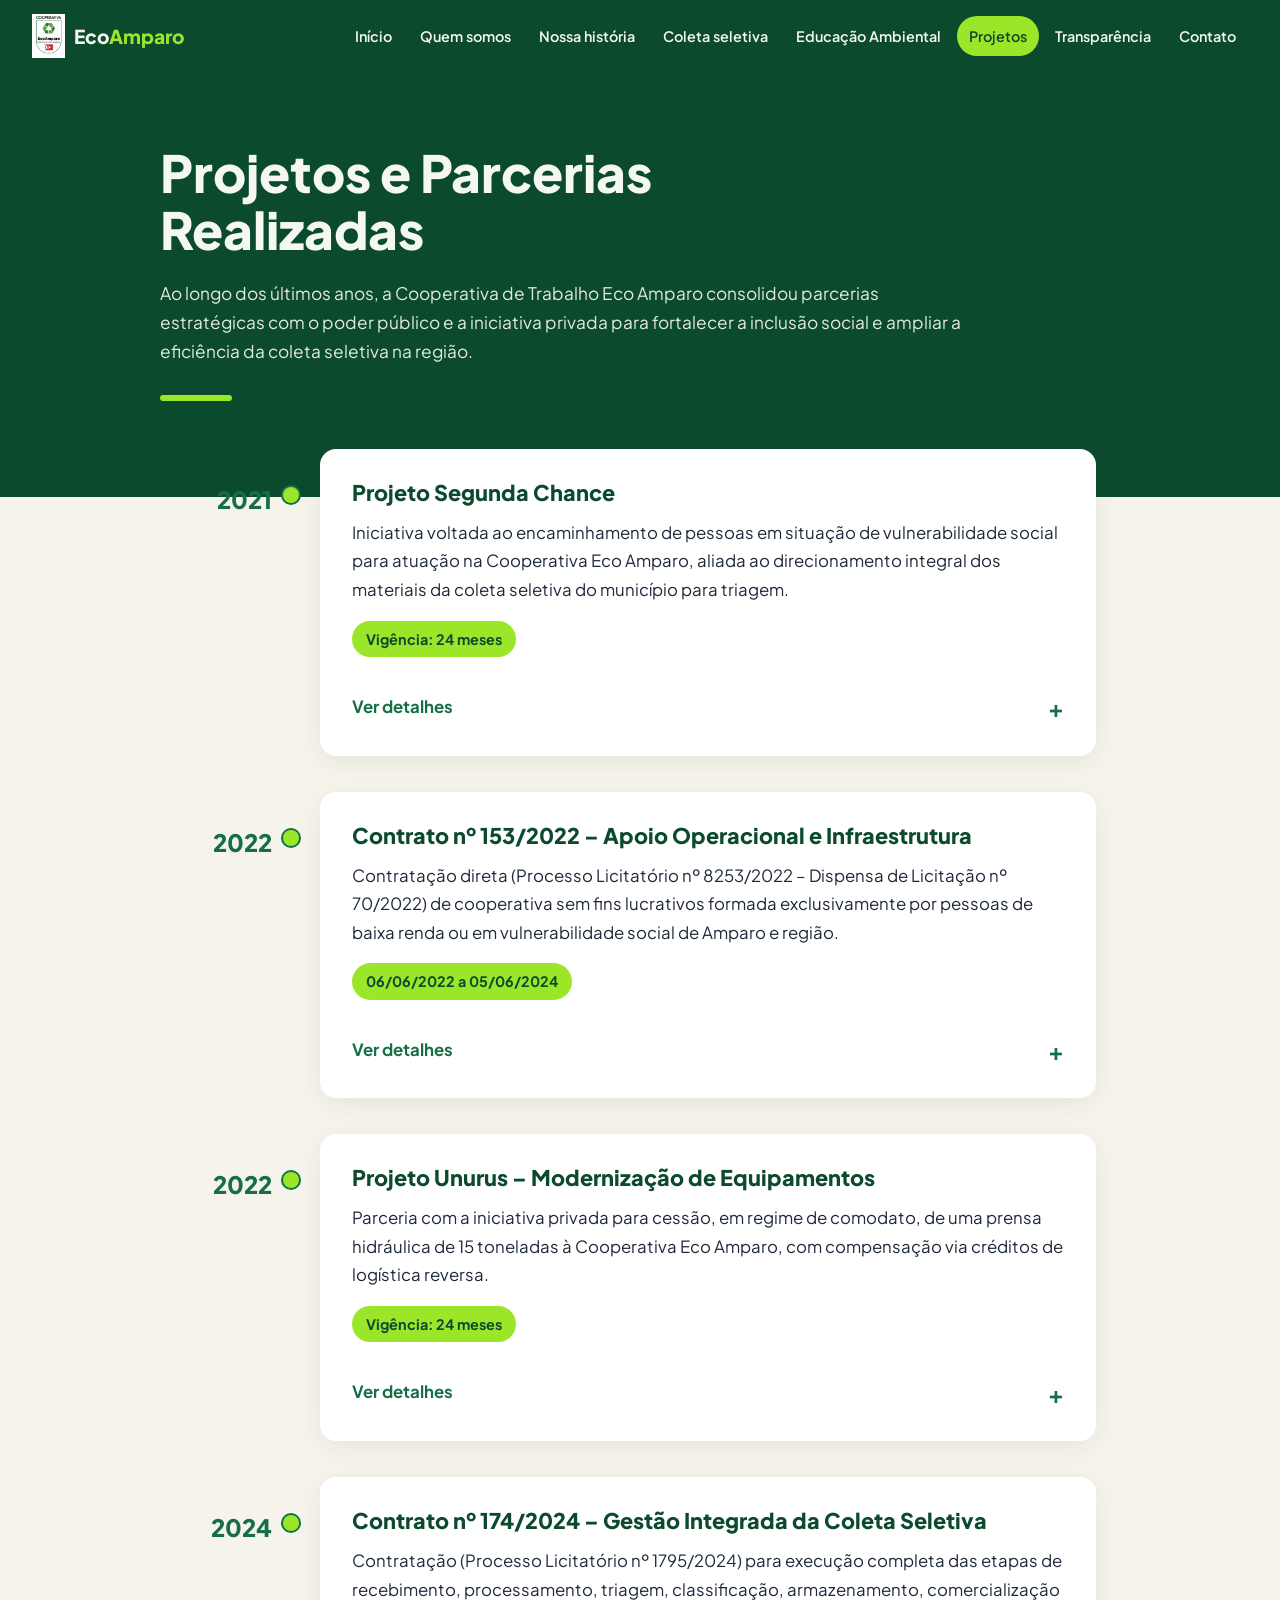
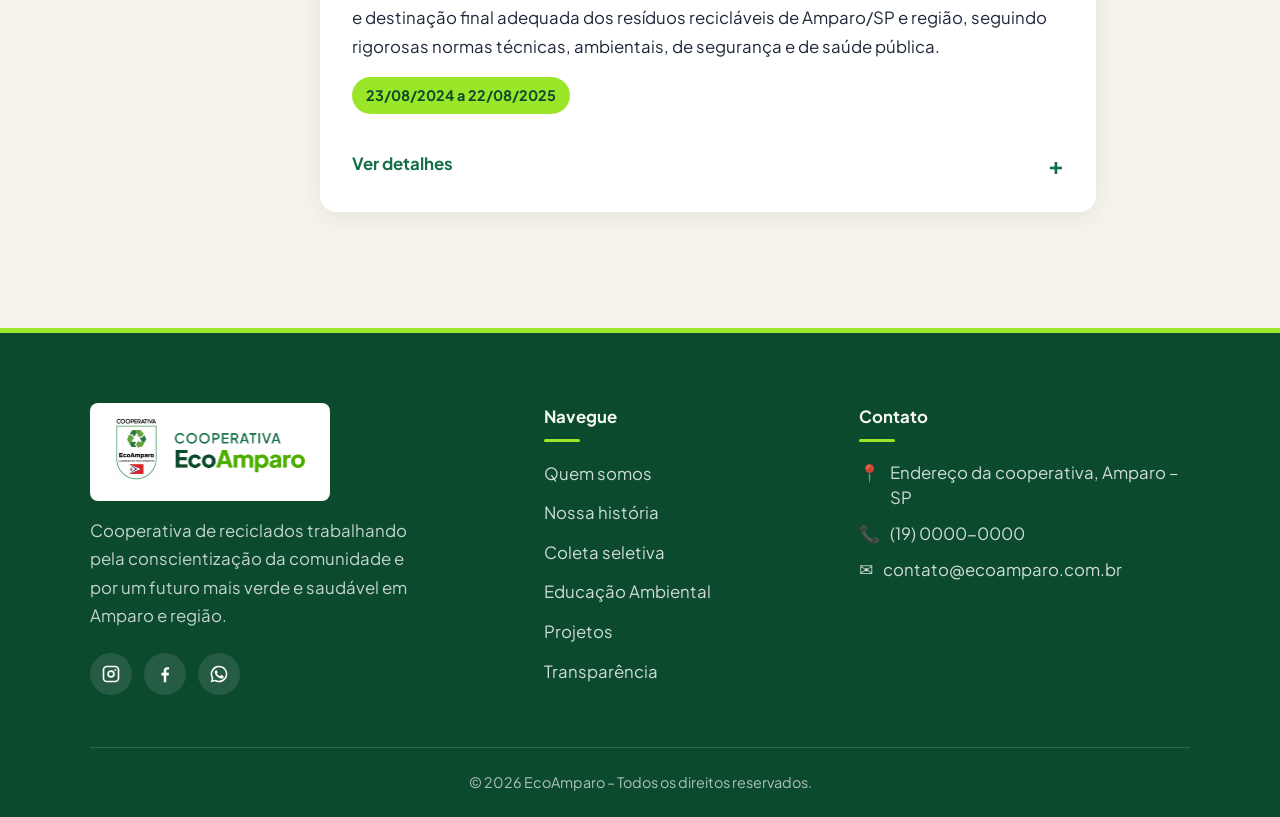
<file: projetos.html>
<!DOCTYPE html>
<html lang="pt-BR">
<head>
<meta charset="UTF-8">
<meta name="viewport" content="width=device-width, initial-scale=1">
<title>Projetos e Parcerias | Eco Amparo</title>
<link rel="preconnect" href="https://fonts.googleapis.com">
<link rel="preconnect" href="https://fonts.gstatic.com" crossorigin>
<link href="https://fonts.googleapis.com/css2?family=Plus+Jakarta+Sans:wght@400;500;600;700;800&display=swap" rel="stylesheet">
<link rel="icon" type="image/svg+xml" href="img/favicon.svg">
<style>
  :root {
      --verde-escuro: #0c4a2e;
      --verde-medio: #156e45;
      --verde-destaque: #9ce62a;
      --verde-destaque-hover: #86cc1e;
      --texto-claro: #f4f8f1;
      --texto-escuro: #1e293b;
      --fundo-menu: #0c4a2e;
      --fundo-claro: #f6f3ea;
      --laranja: #e8710a;
      --laranja-claro: #fff1e0;
      --raio: 14px;
    }

  * { box-sizing: border-box; margin: 0; padding: 0; }
  html { scroll-behavior: smooth; }
  body {
    font-family: "Plus Jakarta Sans", system-ui, -apple-system, "Segoe UI", Roboto, sans-serif;
    color: var(--texto-escuro);
    background: var(--fundo-claro);
    line-height: 1.7;
    font-size: 1.05rem;
  }
  img { max-width: 100%; display: block; }
  a { color: inherit; }
  :focus-visible { outline: 3px solid var(--verde-destaque); outline-offset: 3px; }

  .container { width: min(1240px, 95%); margin-inline: auto; }
  .texto { max-width: 68ch; }



  .logo { display: flex; align-items: center; gap: .6rem; text-decoration: none; font-weight: 800; font-size: 1.2rem; }
  .logo img { height: 44px; width: auto; }
  .logo span { color: var(--verde-destaque); }
  .menu { display: flex; gap: .4rem; list-style: none; }
  .menu a {
    display: block;
    padding: .55rem .95rem;
    border-radius: 999px;
    text-decoration: none;
    font-weight: 600;
    font-size: .97rem;
    transition: background .2s, color .2s;
  }
  .menu a:hover { background: rgba(255,255,255,.12); }
  .menu a[aria-current="page"] { background: var(--verde-destaque); color: var(--verde-escuro); }
  .menu-btn {
    display: none;
    background: none;
    border: 2px solid var(--texto-claro);
    color: var(--texto-claro);
    border-radius: 10px;
    padding: .4rem .7rem;
    font: inherit;
    font-weight: 700;
    cursor: pointer;
  }

  /* ===== Cabeçalho / menu ===== */
  .topo {
    background: var(--fundo-menu);
    color: var(--texto-claro);
    position: sticky;
    top: 0;
    z-index: 50;
  }
  .topo .container {
    display: flex;
    align-items: center;
    justify-content: space-between;
    gap: 1rem;
    min-height: 72px;
  }

  .logo { display: flex; align-items: center; gap: .6rem; text-decoration: none; font-weight: 800; font-size: 1.2rem; }
  .logo img { height: 44px; width: auto; }
  .logo span { color: var(--verde-destaque); }
  .menu { display: flex; align-items: center; gap: .25rem; list-style: none; }         
  .menu a {
    display: block;
    white-space: nowrap; /* Impede que o texto quebre em duas linhas */
    padding: .55rem .95rem;
    border-radius: 999px;
    text-decoration: none;
    font-weight: 600;
    font-size: .97rem;
    transition: background .2s, color .2s;
    padding: .5rem .75rem;
    font-size: .9rem;
  }

  .menu a:hover { background: rgba(255,255,255,.12); }
  .menu a[aria-current="page"] { background: var(--verde-destaque); color: var(--verde-escuro); }
  .menu-btn {
    display: none;
    background: none;
    border: 2px solid var(--texto-claro);
    color: var(--texto-claro);
    border-radius: 10px;
    padding: .4rem .7rem;
    font: inherit;
    font-weight: 700;
    cursor: pointer;
  }

  /* Topo da página */
  .cabecalho {
    background: var(--verde-escuro);
    color: var(--texto-claro);
    padding: 72px 24px 96px;
  }
  .cabecalho-conteudo { max-width: 960px; margin: 0 auto; }
  .cabecalho h1 {
    font-size: clamp(2rem, 5vw, 3.2rem);
    font-weight: 800;
    line-height: 1.12;
    max-width: 18ch;
  }
  .cabecalho p {
    margin-top: 20px;
    max-width: 62ch;
    font-size: 1.08rem;
    opacity: .92;
  }
  .cabecalho .barra {
    width: 72px; height: 6px; border-radius: 3px;
    background: var(--verde-destaque);
    margin-top: 28px;
  }

  /* Linha do tempo */
  .projetos {
    max-width: 960px;
    margin: -48px auto 0;
    padding: 0 24px 80px;
    position: relative;
  }
  .projetos::before {
    content: "";
    position: absolute;
    left: 112px; top: 0; bottom: 80px;
    width: 3px;
    background: var(--borda);
  }
  .projeto {
    display: grid;
    grid-template-columns: 88px 1fr;
    gap: 48px;
    margin-bottom: 36px;
    position: relative;
  }
  .ano {
    font-weight: 800;
    font-size: 1.5rem;
    color: var(--verde-medio);
    padding-top: 30px;
    text-align: right;
  }
  .projeto::before {
    content: "";
    position: absolute;
    left: 99px; top: 38px;
    width: 16px; height: 16px;
    border-radius: 50%;
    background: var(--verde-destaque);
    border: 4px solid var(--fundo-pagina);
    box-shadow: 0 0 0 2px var(--verde-medio);
  }

  .card {
    background: #fff;
    border: 1px solid var(--borda);
    border-radius: 16px;
    padding: 30px 32px;
    box-shadow: 0 6px 24px rgba(12, 74, 46, .07);
  }
  .card h2 {
    font-size: 1.35rem;
    font-weight: 800;
    color: var(--verde-escuro);
    line-height: 1.3;
  }
  .card .resumo { margin-top: 12px; }

  .vigencia {
    display: inline-block;
    margin-top: 16px;
    background: var(--verde-destaque);
    color: var(--verde-escuro);
    font-weight: 700;
    font-size: .9rem;
    padding: 6px 14px;
    border-radius: 999px;
  }

  /* Detalhes abrem e fecham ao clicar */
  details { margin-top: 20px; border-top: 1px solid var(--borda); }
  summary {
    cursor: pointer;
    list-style: none;
    padding: 16px 0 4px;
    font-weight: 700;
    color: var(--verde-medio);
    display: flex;
    align-items: center;
    justify-content: space-between;
  }
  summary::-webkit-details-marker { display: none; }
  summary::after {
    content: "+";
    font-size: 1.5rem;
    line-height: 1;
    transition: transform .25s ease;
  }
  details[open] summary::after { transform: rotate(45deg); }
  summary:focus-visible { outline: 3px solid var(--verde-destaque); outline-offset: 4px; border-radius: 4px; }

  dl { margin-top: 12px; display: grid; gap: 14px; }
  dl div { display: grid; grid-template-columns: 150px 1fr; gap: 12px; }
  dt { font-weight: 700; color: var(--verde-escuro); }
  dd { word-break: break-word; }
  dd.destaque { font-weight: 800; color: var(--verde-medio); }

  .conteudo-detalhes { animation: abrir .3s ease; }
  @keyframes abrir { from { opacity: 0; transform: translateY(-6px); } to { opacity: 1; transform: none; } }

  /* ===== Botão Voltar ao Topo ===== */
  .btn-topo {
    position: fixed;
    bottom: 1.25rem;
    right: 1.25rem;
    background-color: var(--verde-destaque);
    color: var(--verde-escuro);
    border: none;
    width: 44px;
    height: 44px;
    border-radius: 50%;
    font-weight: 800;
    font-size: 1.2rem;
    cursor: pointer;
    box-shadow: 0 4px 12px rgba(0, 0, 0, 0.2);
    display: none;
    align-items: center;
    justify-content: center;
    transition: background-color 0.2s, transform 0.2s;
    z-index: 999;
  }

  .btn-topo:hover {
    background-color: var(--verde-destaque-hover);
    transform: translateY(-2px);
  }

  /* ===== FOOTER ===== */
  .rodape {
      background: var(--verde-escuro);
      color: var(--texto-claro);
      padding: 70px 20px 0;
      border-top: 5px solid var(--verde-destaque);
  }

  .rodape__container {
      max-width: 1100px;
      margin: 0 auto;
      display: grid;
      grid-template-columns: 1.5fr 1fr 1.2fr;
      gap: 40px;
  }

  .rodape__marca img {
    width: 100%;
    max-width: 240px;
    height: auto;
    display: block;
    padding: 8px 12px;
    background: #fff;
    border-radius: 8px;
    margin-bottom: 16px;
  }

  .rodape__marca p {
      line-height: 1.7;
      color: rgba(241, 245, 249, 0.8);
      max-width: 340px;
  }

  .rodape h4 {
      font-size: 1.05rem;
      font-weight: 700;
      margin-bottom: 18px;
      position: relative;
      padding-bottom: 10px;
  }

  .rodape h4::after {
      content: "";
      position: absolute;
      left: 0;
      bottom: 0;
      width: 36px;
      height: 3px;
      border-radius: 3px;
      background: var(--verde-destaque);
  }

  .rodape ul { list-style: none; }
  .rodape li { margin-bottom: 11px; }

  .rodape a {
      color: rgba(241, 245, 249, 0.85);
      text-decoration: none;
      transition: color .25s ease, padding-left .25s ease;
  }

  .rodape ul a:hover {
      color: var(--verde-destaque);
      padding-left: 6px;
  }

  .rodape__contato li {
      display: flex;
      gap: 10px;
      line-height: 1.5;
      color: rgba(241, 245, 249, 0.85);
  }

  .rodape__contato a:hover { color: var(--verde-destaque); }

  /* Redes sociais */
  .rodape__redes {
      display: flex;
      gap: 12px;
      margin-top: 22px;
  }

  .rodape__redes a {
      width: 42px;
      height: 42px;
      border-radius: 50%;
      background: rgba(255, 255, 255, 0.1);
      display: flex;
      align-items: center;
      justify-content: center;
      transition: background .25s ease, transform .25s ease;
  }

  .rodape__redes a:hover {
      background: var(--verde-destaque);
      transform: translateY(-4px);
  }

  .rodape__redes svg {
      width: 20px;
      height: 20px;
      fill: #fff;
      transition: fill .25s ease;
  }

  .rodape__redes a:hover svg { fill: var(--verde-escuro); }

  /* Linha de direitos */
  .rodape__copy {
      max-width: 1100px;
      margin: 50px auto 0;
      padding: 22px 0;
      border-top: 1px solid rgba(255, 255, 255, 0.15);
      text-align: center;
      font-size: .9rem;
      color: rgba(241, 245, 249, 0.7);
  }

  /* ===== Animação de entrada (só na abertura) ===== */

  @keyframes entrar { from { opacity: 0; transform: translateY(18px); } to { opacity: 1; transform: none; } }
  .abertura .container > * { animation: entrar .7s ease both; }
  .abertura .container > *:nth-child(2) { animation-delay: .12s; }
  .abertura .container > *:nth-child(3) { animation-delay: .24s; }

  @media (prefers-reduced-motion: reduce) {
    * { animation: none !important; transition: none !important; scroll-behavior: auto !important; }
  }

  /* ===== Responsivo ===== */

  @media (max-width: 720px) {
    .projetos::before { left: 11px; }
    .projeto { grid-template-columns: 1fr; gap: 0; padding-left: 36px; }
    .projeto::before { left: 3px; top: 8px; }
    .ano { text-align: left; padding: 0 0 8px; font-size: 1.2rem; }
    .card { padding: 24px 20px; }
    dl div { grid-template-columns: 1fr; gap: 2px; }
  }
  @media (prefers-reduced-motion: reduce) {
    html { scroll-behavior: auto; }
    .conteudo-detalhes { animation: none; }
    summary::after { transition: none; }
  }


  @media (max-width: 860px) {
    .menu-btn { display: block; }
    .menu {
      display: none;
      position: absolute;
      top: 100%;
      left: 0;
      right: 0;
      flex-direction: column;
      background: var(--verde-escuro);
      padding: .6rem 4% 1.2rem;
    }
    .menu.aberto { display: flex; }
    .materiais { grid-template-columns: repeat(2, 1fr); }
    .grade-especiais { grid-template-columns: repeat(2, 1fr); }
    .ponto { grid-template-columns: 1fr; }
  }
  @media (max-width: 520px) {
    .dica { grid-template-columns: 1fr; }
    .grade-especiais { grid-template-columns: 1fr; }
  }

  @media (max-width: 860px) {
    .pilares { grid-template-columns: 1fr; }
  }

  @media (prefers-reduced-motion: reduce) {
    * { transition: none !important; scroll-behavior: auto !important; }
  }

  @media (max-width: 800px) {
    .rodape { padding-top: 50px; }
    .rodape__container {
    grid-template-columns: 1fr;
    text-align: center;
    gap: 34px;
    }
    .rodape__marca p { margin: 0 auto; }
    .rodape h4::after { left: 50%; transform: translateX(-50%); }
    .rodape__contato li { justify-content: center; }
    .rodape__redes { justify-content: center; }
    .rodape ul a:hover { padding-left: 0; }
  }

  @media (max-width: 860px) {
    .rodape__container { grid-template-columns: 1fr 1fr; }
    .rodape__marca { grid-column: 1 / -1; }
  }
  @media (max-width: 520px) {
    .rodape__container { grid-template-columns: 1fr; }
  }

</style>
</head>
<body>

<!-- ===== Cabeçalho ===== -->
 <header class="topo">
    <div class="container">
      <a class="logo" href="index.html" aria-label="EcoAmparo – página inicial">
        <img src="img/logo.jpg" alt="Logo Cooperativa EcoAmparo" onerror="this.style.display='none'">
        <div>Eco<span>Amparo</span></div>
      </a>
      <button class="menu-btn" id="menuBtn" aria-expanded="false" aria-controls="menu">Menu</button>
      <ul class="menu" id="menu">
        <li><a href="index.html">Início</a></li>
        <li><a href="quem-somos.html">Quem somos</a></li>
        <li><a href="nossa-historia.html">Nossa história</a></li>
        <li><a href="coleta-seletiva.html">Coleta seletiva</a></li>
        <li><a href="#">Educação Ambiental</a></li>
        <li><a href="projetos.html" aria-current="page">Projetos</a></li>
        <li><a href="transparencia.html">Transparência</a></li>
        <li><a href="contato.html">Contato</a></li>
      </ul>
    </div>
  </header>

<div class="cabecalho">
  <div class="cabecalho-conteudo">
    <h1>Projetos e Parcerias Realizadas</h1>
    <p>Ao longo dos últimos anos, a Cooperativa de Trabalho Eco Amparo consolidou parcerias estratégicas com o poder público e a iniciativa privada para fortalecer a inclusão social e ampliar a eficiência da coleta seletiva na região.</p>
    <div class="barra"></div>
  </div>
</div>

<main class="projetos">

  <article class="projeto">
    <div class="ano">2021</div>
    <div class="card">
      <h2>Projeto Segunda Chance</h2>
      <p class="resumo">Iniciativa voltada ao encaminhamento de pessoas em situação de vulnerabilidade social para atuação na Cooperativa Eco Amparo, aliada ao direcionamento integral dos materiais da coleta seletiva do município para triagem.</p>
      <span class="vigencia">Vigência: 24 meses</span>
      <details>
        <summary>Ver detalhes</summary>
        <dl class="conteudo-detalhes">
          <div><dt>Pastas gestoras</dt><dd>Fundo Social de Solidariedade de Amparo, Secretaria de Desenvolvimento Social e Cidadania e Secretaria de Meio Ambiente.</dd></div>
          <div><dt>Início</dt><dd>26 de fevereiro de 2021</dd></div>
        </dl>
      </details>
    </div>
  </article>

  <article class="projeto">
    <div class="ano">2022</div>
    <div class="card">
      <h2>Contrato nº 153/2022 – Apoio Operacional e Infraestrutura</h2>
      <p class="resumo">Contratação direta (Processo Licitatório nº 8253/2022 – Dispensa de Licitação nº 70/2022) de cooperativa sem fins lucrativos formada exclusivamente por pessoas de baixa renda ou em vulnerabilidade social de Amparo e região.</p>
      <span class="vigencia">06/06/2022 a 05/06/2024</span>
      <details>
        <summary>Ver detalhes</summary>
        <dl class="conteudo-detalhes">
          <div><dt>Contratante</dt><dd>Prefeitura Municipal de Amparo (CNPJ: 43.465.459/0001-73)</dd></div>
          <div><dt>Contratada</dt><dd>Cooperativa de Trabalho dos Catadores de Materiais Recicláveis Eco Amparo (CNPJ: 30.706.617/0001-98)</dd></div>
          <div><dt>Pasta gestora</dt><dd>Secretaria de Desenvolvimento Social e Cidadania</dd></div>
          <div><dt>Escopo</dt><dd>Custeio da locação do galpão do centro de triagem e despesas essenciais, como água, energia elétrica e IPTU.</dd></div>
          <div><dt>Vigência</dt><dd>24 meses (de 06/06/2022 a 05/06/2024)</dd></div>
          <div><dt>Valor global</dt><dd class="destaque">R$ 236.400,00</dd></div>
        </dl>
      </details>
    </div>
  </article>

  <article class="projeto">
    <div class="ano">2022</div>
    <div class="card">
      <h2>Projeto Unurus – Modernização de Equipamentos</h2>
      <p class="resumo">Parceria com a iniciativa privada para cessão, em regime de comodato, de uma prensa hidráulica de 15 toneladas à Cooperativa Eco Amparo, com compensação via créditos de logística reversa.</p>
      <span class="vigencia">Vigência: 24 meses</span>
      <details>
        <summary>Ver detalhes</summary>
        <dl class="conteudo-detalhes">
          <div><dt>Contratante</dt><dd>SP Eco Ambiental Mogi Guaçu Ltda. (CNPJ: 18.960.355/0001-98)</dd></div>
          <div><dt>Contratada</dt><dd>Cooperativa de Trabalho dos Catadores de Materiais Recicláveis Eco Amparo (CNPJ: 30.706.617/0001-98)</dd></div>
          <div><dt>Início</dt><dd>1º de dezembro de 2022</dd></div>
        </dl>
      </details>
    </div>
  </article>

  <article class="projeto">
    <div class="ano">2024</div>
    <div class="card">
      <h2>Contrato nº 174/2024 – Gestão Integrada da Coleta Seletiva</h2>
      <p class="resumo">Contratação (Processo Licitatório nº 1795/2024) para execução completa das etapas de recebimento, processamento, triagem, classificação, armazenamento, comercialização e destinação final adequada dos resíduos recicláveis de Amparo/SP e região, seguindo rigorosas normas técnicas, ambientais, de segurança e de saúde pública.</p>
      <span class="vigencia">23/08/2024 a 22/08/2025</span>
      <details>
        <summary>Ver detalhes</summary>
        <dl class="conteudo-detalhes">
          <div><dt>Contratante</dt><dd>Prefeitura Municipal de Amparo (CNPJ: 43.465.459/0001-73)</dd></div>
          <div><dt>Contratada</dt><dd>Cooperativa de Trabalho dos Catadores de Materiais Recicláveis Eco Amparo (CNPJ: 30.706.617/0001-98)</dd></div>
          <div><dt>Pasta gestora</dt><dd>Secretaria de Meio Ambiente</dd></div>
          <div><dt>Escopo</dt><dd>Manutenção do pagamento da locação do galpão do centro de triagem e despesas operacionais (água, energia, IPTU, entre outras).</dd></div>
          <div><dt>Vigência</dt><dd>12 meses (de 23/08/2024 a 22/08/2025)</dd></div>
          <div><dt>Valor global</dt><dd class="destaque">R$ 118.200,00</dd></div>
        </dl>
      </details>
    </div>
  </article>
</main>

<!-- Botão flutuante para voltar ao topo -->
<button class="btn-topo" id="btnTopo" aria-label="Voltar ao topo">↑</button>

<!-- ===== FOOTER ===== -->
<footer class="rodape" id="contato">
  <div class="rodape__container">

  <div class="rodape__marca">
      <img src="img/logo-ecoamparo.png" alt="Logo Cooperativa EcoAmparo" onerror="this.style.display='none'">
      <p>
      Cooperativa de reciclados trabalhando pela conscientização da comunidade
      e por um futuro mais verde e saudável em Amparo e região.
      </p>
      <div class="rodape__redes">
      <!-- Troque o href pelos links reais -->
      <a href="#" aria-label="Instagram" target="_blank" rel="noopener">
          <svg viewBox="0 0 24 24"><path d="M7 2h10a5 5 0 0 1 5 5v10a5 5 0 0 1-5 5H7a5 5 0 0 1-5-5V7a5 5 0 0 1 5-5zm0 2a3 3 0 0 0-3 3v10a3 3 0 0 0 3 3h10a3 3 0 0 0 3-3V7a3 3 0 0 0-3-3H7zm5 3.5A4.5 4.5 0 1 1 7.5 12 4.5 4.5 0 0 1 12 7.5zm0 2A2.5 2.5 0 1 0 14.5 12 2.5 2.5 0 0 0 12 9.5zM17.2 6a1.1 1.1 0 1 1-1.1 1.1A1.1 1.1 0 0 1 17.2 6z"/></svg>
      </a>
      <a href="#" aria-label="Facebook" target="_blank" rel="noopener">
          <svg viewBox="0 0 24 24"><path d="M13.5 22v-8.2h2.8l.5-3.3h-3.3V8.4c0-.9.4-1.7 1.8-1.7h1.6V3.9a20 20 0 0 0-2.4-.1c-2.4 0-4 1.5-4 4.1v2.6H7.7v3.3h2.8V22h3z"/></svg>
      </a>
      <a href="#" aria-label="WhatsApp" target="_blank" rel="noopener">
          <svg viewBox="0 0 24 24"><path d="M12 2a10 10 0 0 0-8.6 15.1L2 22l5-1.3A10 10 0 1 0 12 2zm0 18.2a8.2 8.2 0 0 1-4.2-1.2l-.3-.2-3 .8.8-2.9-.2-.3A8.2 8.2 0 1 1 12 20.2zm4.5-6.1c-.2-.1-1.5-.7-1.7-.8s-.4-.1-.6.1-.6.8-.8 1-.3.2-.5.1a6.700 6.700 0 0 1-3.300-2.900c-.2-.4.2-.4.7-1.300a.5.5 0 0 0 0-.5c-.1-.1-.6-1.400-.8-1.900s-.4-.4-.6-.4h-.5a1 1 0 0 0-.7.3 3 3 0 0 0-.9 2.200 5.200 5.200 0 0 0 1.100 2.800 11.900 11.900 0 0 0 4.600 4.100c1.700.7 2.400.8 3.200.7a2.700 2.700 0 0 0 1.800-1.300 2.200 2.200 0 0 0 .2-1.300c-.1-.1-.3-.2-.5-.3z"/></svg>
      </a>
      </div>
  </div>

  <div>
      <h4>Navegue</h4>
      <ul>
      <li><a href="quem-somos.html">Quem somos</a></li>
      <li><a href="nossa-historia.html">Nossa história</a></li>
      <li><a href="coleta-seletiva.html">Coleta seletiva</a></li>
      <li><a href="#">Educação Ambiental</a></li>
      <li><a href="projetos.html">Projetos</a></li>
      <li><a href="transparencia.html">Transparência</a></li>
      </ul>
  </div>

  <div>
      <h4>Contato</h4>
      <ul class="rodape__contato">
      <!-- Troque pelos dados reais da cooperativa -->
      <li>📍 <span>Endereço da cooperativa, Amparo – SP</span></li>
      <li>📞 <a href="tel:+5519000000000">(19) 0000-0000</a></li>
      <li>✉️ <a href="mailto:contato@ecoamparo.com.br">contato@ecoamparo.com.br</a></li>
      </ul>
  </div>

  </div>

  <div class="rodape__copy">
  © <span id="ano">2026</span> EcoAmparo – Todos os direitos reservados.
  </div>
</footer>

<script>
  const btn = document.getElementById('menuBtn');
  const menu = document.getElementById('menu');
  btn.addEventListener('click', () => {
    const aberto = menu.classList.toggle('aberto');
    btn.setAttribute('aria-expanded', aberto);
  });
  document.getElementById('ano').textContent = new Date().getFullYear();

  // Gravuras: se a imagem carregar, esconde o espaço reservado; se não, mantém o aviso
  document.querySelectorAll('.gravura img').forEach(img => {
  const figura = img.closest('.gravura');
  const mostrar = () => figura.classList.add('tem-imagem');
  const esconder = () => { img.style.display = 'none'; };
  if (img.complete && img.naturalWidth > 0) mostrar();
  img.addEventListener('load', mostrar);
  img.addEventListener('error', esconder);
  });

  // Mostra o botão de voltar ao topo ao rolar a página
  window.addEventListener('scroll', () => {
    if (window.scrollY > 300) {
      btnTopo.style.display = 'flex';
    } else {
      btnTopo.style.display = 'none';
    }
  });

  btnTopo.addEventListener('click', () => {
    window.scrollTo({ top: 0, behavior: 'smooth' });
  });
</script>
</body>
</html>
</file>
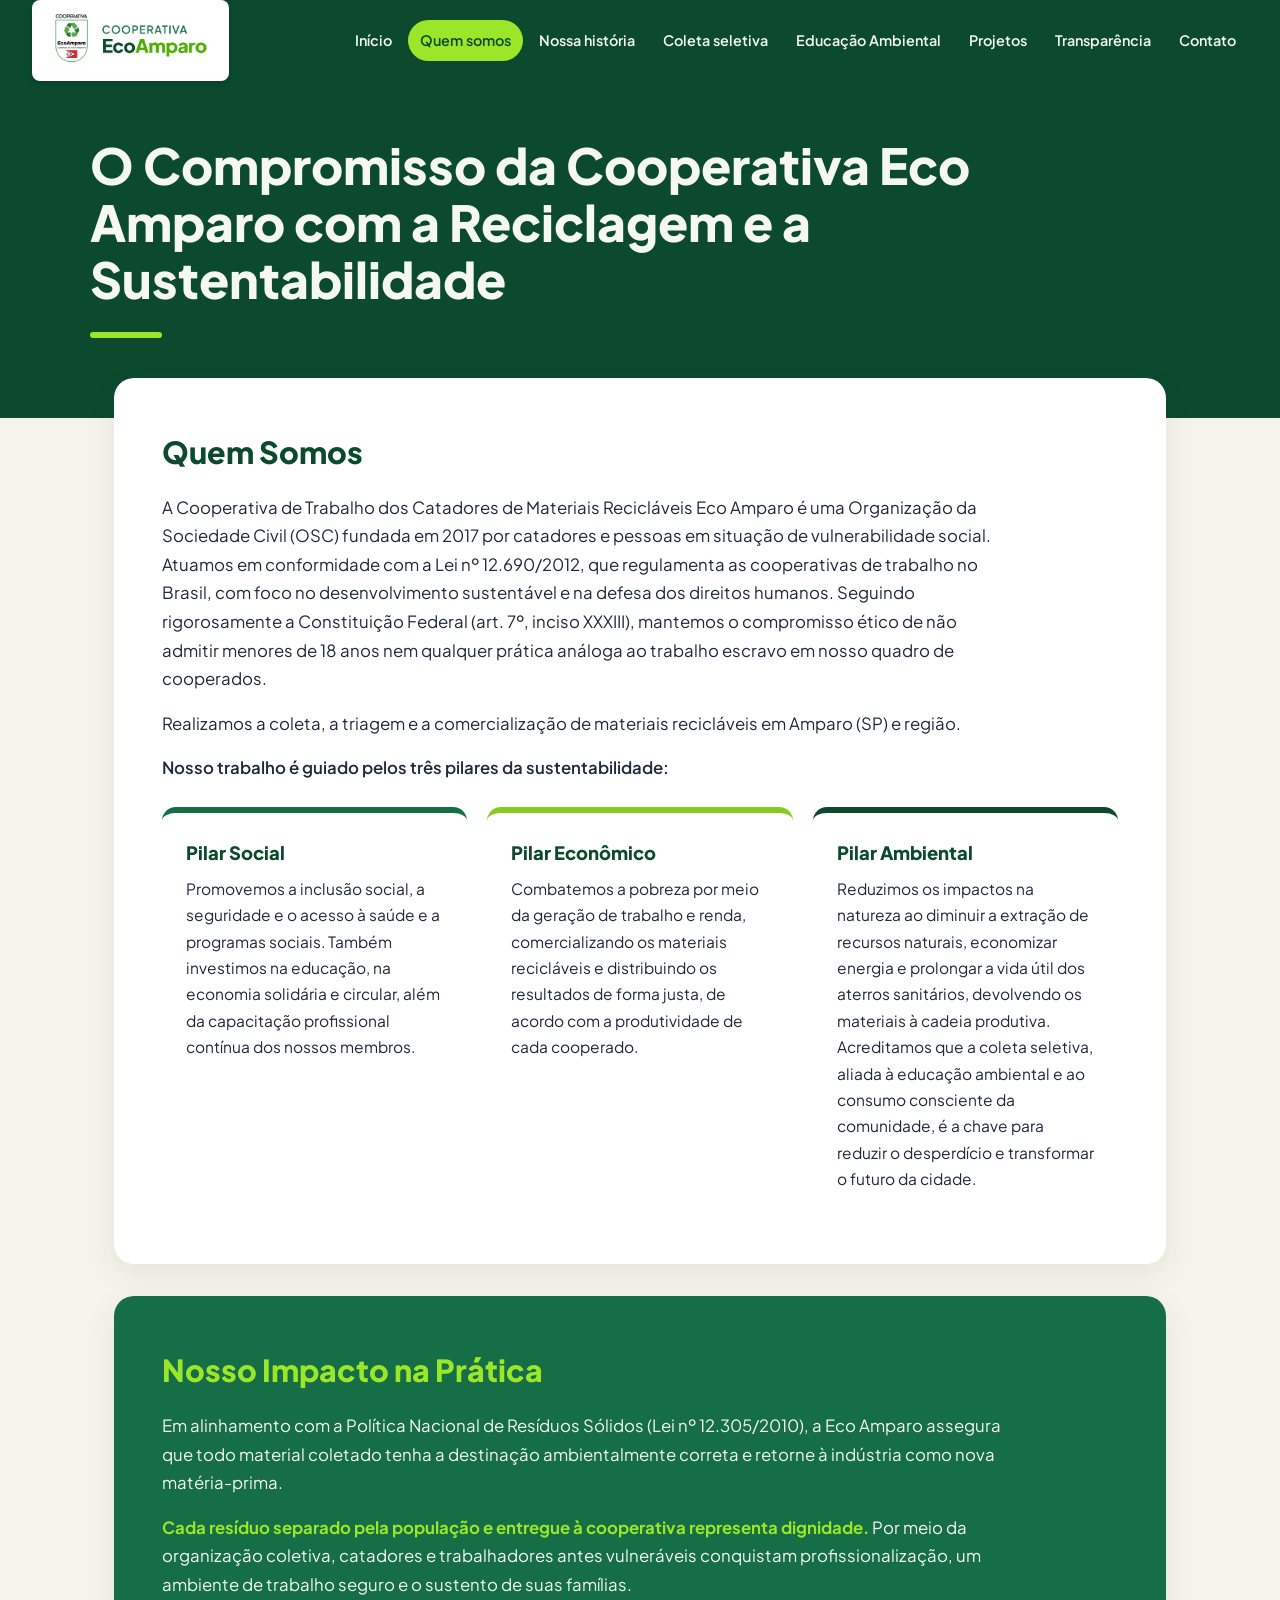
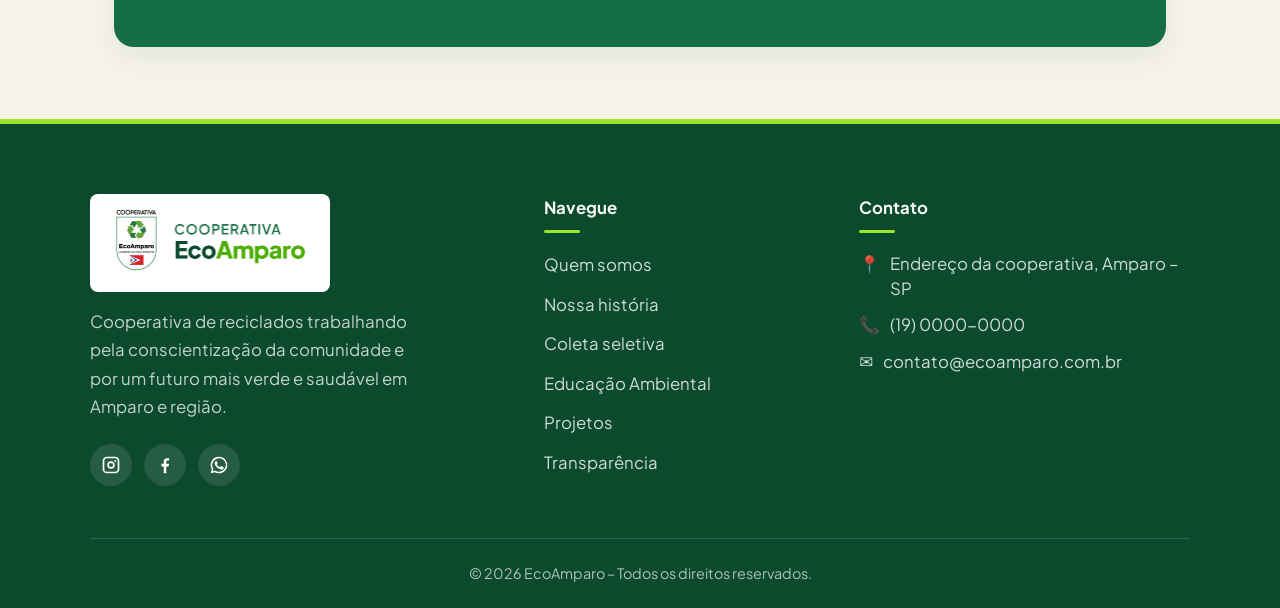
<file: quem-somos.html>
<!DOCTYPE html>
<html lang="pt-BR">
<head>
  <meta charset="UTF-8">
  <meta name="viewport" content="width=device-width, initial-scale=1">
  <title>Quem somos | EcoAmparo</title>
  <link rel="preconnect" href="https://fonts.googleapis.com">
  <link rel="preconnect" href="https://fonts.gstatic.com" crossorigin>
  <link href="https://fonts.googleapis.com/css2?family=Plus+Jakarta+Sans:wght@400;500;600;700;800&display=swap" rel="stylesheet">
  <link rel="icon" type="image/svg+xml" href="img/favicon.svg">

  <style>
    /* ===== Paleta do site EcoAmparo ===== */
    :root {
      --verde-escuro: #0c4a2e;
      --verde-medio: #156e45;
      --verde-destaque: #9ce62a;
      --verde-destaque-hover: #86cc1e;
      --texto-claro: #f4f8f1;
      --texto-escuro: #1e293b;
      --fundo-menu: #0c4a2e;
      --fundo-claro: #f6f3ea;
      --laranja: #e8710a;
      --laranja-claro: #fff1e0;
      --raio: 14px;
    }

    * { box-sizing: border-box; margin: 0; padding: 0; }
    html { scroll-behavior: smooth; }
    body {
      font-family: "Plus Jakarta Sans", system-ui, -apple-system, "Segoe UI", Roboto, sans-serif;
      color: var(--texto-escuro);
      background: var(--fundo-claro);
      line-height: 1.7;
      font-size: 1.05rem;
    }
    img { max-width: 100%; display: block; }
    a { color: inherit; }
    :focus-visible { outline: 3px solid var(--verde-destaque); outline-offset: 3px; }

    .container { width: min(1240px, 95%); margin-inline: auto; }
    .texto { max-width: 68ch; }
    
    /* ===== Cabeçalho / menu ===== */
    .topo {
      background: var(--fundo-menu);
      color: var(--texto-claro);
      position: sticky;
      top: 0;
      z-index: 50;
    }
    .topo .container {
      display: flex;
      align-items: center;
      justify-content: space-between;
      gap: 1rem;
      min-height: 72px;
    }

    .logo { align-items: center; gap: .6rem; text-decoration: none; }
    .logo {
      background: #fff;
      padding: 8px 12px;
      border-radius: 8px;
      display: inline-flex;
      align-items: center;
      box-shadow: 0 2px 6px rgba(0, 0, 0, 0.2);
    }

    .logo img {
      height: 65px;
      display: block;
    }
    
    .menu { display: flex; align-items: center; gap: .25rem; list-style: none; }         
    .menu a {
      display: block;
      white-space: nowrap; /* Impede que o texto quebre em duas linhas */
      padding: .55rem .95rem;
      border-radius: 999px;
      text-decoration: none;
      font-weight: 600;
      font-size: .97rem;
      transition: background .2s, color .2s;
      padding: .5rem .75rem;
      font-size: .9rem;
    }

    .menu a:hover { background: rgba(255,255,255,.12); }
    .menu a[aria-current="page"] { background: var(--verde-destaque); color: var(--verde-escuro); }
    .menu-btn {
      display: none;
      background: none;
      border: 2px solid var(--texto-claro);
      color: var(--texto-claro);
      border-radius: 10px;
      padding: .4rem .7rem;
      font: inherit;
      font-weight: 700;
      cursor: pointer;
    }

    /* ===== Título da página ===== */
    .abertura {
      background: var(--verde-escuro);
      color: var(--texto-claro);
      padding: 56px 24px 80px;
    }
    .abertura-interno {
      max-width: 1100px;
      margin: 0 auto;
    }
    .abertura h1 {
      font-size: clamp(1.9rem, 4.6vw, 3.1rem);
      font-weight: 800;
      line-height: 1.15;
      max-width: 18em;
    }
    .abertura .barra {
      width: 72px;
      height: 6px;
      border-radius: 3px;
      background: var(--verde-destaque);
      margin-top: 24px;
    }

    /* ===== Conteúdo ===== */
    main {
      max-width: 1100px;
      margin: 0 auto;
      padding: 0 24px 72px;
    }

    .bloco {
      background: #fff;
      border-radius: 20px;
      padding: clamp(24px, 4vw, 48px);
      box-shadow: 0 10px 30px rgba(12, 74, 46, .08);
      margin-top: -40px;
    }
    .bloco + .bloco { margin-top: 32px; }

    h2 {
      color: var(--verde-escuro);
      font-size: clamp(1.4rem, 2.8vw, 1.9rem);
      font-weight: 800;
      margin-bottom: 16px;
    }

    .bloco p { max-width: 70ch; }
    .bloco p + p { margin-top: 16px; }

    /* ===== Pilares ===== */
    .intro-pilares { margin-top: 24px; font-weight: 600; }

    .pilares {
      display: grid;
      grid-template-columns: repeat(3, 1fr);
      gap: 20px;
      margin-top: 24px;
    }
    .pilar {
      background: var(--fundo-pagina);
      border-top: 6px solid var(--verde-medio);
      border-radius: 14px;
      padding: 24px;
      transition: transform .25s, box-shadow .25s;
    }
    .pilar:hover {
      transform: translateY(-4px);
      box-shadow: 0 12px 24px rgba(12, 74, 46, .12);
    }
    .pilar.economico { border-top-color: var(--verde-destaque-hover); }
    .pilar.ambiental { border-top-color: var(--verde-escuro); }

    .pilar h3 {
      color: var(--verde-escuro);
      font-size: 1.15rem;
      font-weight: 800;
      margin-bottom: 8px;
    }
    .pilar p { font-size: .97rem; }

    /* ===== Impacto ===== */
    .impacto {
      background: var(--verde-medio);
      color: var(--texto-claro);
    }
    .impacto h2 { color: var(--verde-destaque); }
    .impacto strong { color: var(--verde-destaque); }

    /* ===== Botão Voltar ao Topo ===== */
    .btn-topo {
      position: fixed;
      bottom: 1.25rem;
      right: 1.25rem;
      background-color: var(--verde-destaque);
      color: var(--verde-escuro);
      border: none;
      width: 44px;
      height: 44px;
      border-radius: 50%;
      font-weight: 800;
      font-size: 1.2rem;
      cursor: pointer;
      box-shadow: 0 4px 12px rgba(0, 0, 0, 0.2);
      display: none;
      align-items: center;
      justify-content: center;
      transition: background-color 0.2s, transform 0.2s;
      z-index: 999;
    }

    .btn-topo:hover {
      background-color: var(--verde-destaque-hover);
      transform: translateY(-2px);
    }

    /* ===== FOOTER ===== */
    .rodape {
        background: var(--verde-escuro);
        color: var(--texto-claro);
        padding: 70px 20px 0;
        border-top: 5px solid var(--verde-destaque);
    }

    .rodape__container {
        max-width: 1100px;
        margin: 0 auto;
        display: grid;
        grid-template-columns: 1.5fr 1fr 1.2fr;
        gap: 40px;
    }

    .rodape__marca img {
        width: 100%;
        max-width: 240px;
        height: auto;
        display: block;
        padding: 8px 12px;
        background: #fff;
        border-radius: 8px;
        margin-bottom: 16px;
    }

    .rodape__marca p {
        line-height: 1.7;
        color: rgba(241, 245, 249, 0.8);
        max-width: 340px;
    }

    .rodape h4 {
        font-size: 1.05rem;
        font-weight: 700;
        margin-bottom: 18px;
        position: relative;
        padding-bottom: 10px;
    }

    .rodape h4::after {
        content: "";
        position: absolute;
        left: 0;
        bottom: 0;
        width: 36px;
        height: 3px;
        border-radius: 3px;
        background: var(--verde-destaque);
    }

    .rodape ul { list-style: none; }
    .rodape li { margin-bottom: 11px; }

    .rodape a {
        color: rgba(241, 245, 249, 0.85);
        text-decoration: none;
        transition: color .25s ease, padding-left .25s ease;
    }

    .rodape ul a:hover {
        color: var(--verde-destaque);
        padding-left: 6px;
    }

    .rodape__contato li {
        display: flex;
        gap: 10px;
        line-height: 1.5;
        color: rgba(241, 245, 249, 0.85);
    }

    .rodape__contato a:hover { color: var(--verde-destaque); }

    /* Redes sociais */
    .rodape__redes {
      display: flex;
      gap: 12px;
      margin-top: 22px;
    }

    .rodape__redes a {
      width: 42px;
      height: 42px;
      border-radius: 50%;
      background: rgba(255, 255, 255, 0.1);
      display: flex;
      align-items: center;
      justify-content: center;
      transition: background .25s ease, transform .25s ease;
    }

    .rodape__redes a:hover {
      background: var(--verde-destaque);
      transform: translateY(-4px);
    }

    .rodape__redes svg {
      width: 20px;
      height: 20px;
      fill: #fff;
      transition: fill .25s ease;
    }

    .rodape__redes a:hover svg { fill: var(--verde-escuro); }

    /* Linha de direitos */
    .rodape__copy {
      max-width: 1100px;
      margin: 50px auto 0;
      padding: 22px 0;
      border-top: 1px solid rgba(255, 255, 255, 0.15);
      text-align: center;
      font-size: .9rem;
      color: rgba(241, 245, 249, 0.7);
    }

    /* ===== Animação de entrada (só na abertura) ===== */

    @keyframes entrar { from { opacity: 0; transform: translateY(18px); } to { opacity: 1; transform: none; } }
    .abertura .container > * { animation: entrar .7s ease both; }
    .abertura .container > *:nth-child(2) { animation-delay: .12s; }
    .abertura .container > *:nth-child(3) { animation-delay: .24s; }

    @media (prefers-reduced-motion: reduce) {
      * { animation: none !important; transition: none !important; scroll-behavior: auto !important; }
    }

    /* ===== Responsivo ===== */

    @media (max-width: 860px) {
      .menu-btn { display: block; }
      .menu {
        display: none;
        position: absolute;
        top: 72px;
        left: 0;
        right: 0;
        flex-direction: column;
        background: var(--fundo-menu);
        padding: .6rem 4% 1.2rem;
      }
      .menu.aberto { display: flex; }
      .materiais { grid-template-columns: repeat(2, 1fr); }
      .grade-especiais { grid-template-columns: repeat(2, 1fr); }
      .ponto { grid-template-columns: 1fr; }
    }
    @media (max-width: 520px) {
      .dica { grid-template-columns: 1fr; }
      .grade-especiais { grid-template-columns: 1fr; }
    }

    @media (max-width: 860px) {
      .pilares { grid-template-columns: 1fr; }
    }

    @media (prefers-reduced-motion: reduce) {
      * { transition: none !important; scroll-behavior: auto !important; }
    }

    @media (max-width: 800px) {
      .rodape { padding-top: 50px; }
      .rodape__container {
      grid-template-columns: 1fr;
      text-align: center;
      gap: 34px;
      }
      .rodape__marca p { margin: 0 auto; }
      .rodape h4::after { left: 50%; transform: translateX(-50%); }
      .rodape__contato li { justify-content: center; }
      .rodape__redes { justify-content: center; }
      .rodape ul a:hover { padding-left: 0; }
    }

    @media (max-width: 860px) {
      .rodape__container { grid-template-columns: 1fr 1fr; }
      .rodape__marca { grid-column: 1 / -1; }
    }
    @media (max-width: 520px) {
      .rodape__container { grid-template-columns: 1fr; }
    }

  </style>
</head>
<body>

  <header class="topo">
    <div class="container">
      <a class="logo" href="index.html" aria-label="EcoAmparo – página inicial">
        <img src="img/logo-ecoamparo.png" alt="Logo Cooperativa EcoAmparo" onerror="this.style.display='none'">
      </a>
      <button class="menu-btn" id="menuBtn" aria-expanded="false" aria-controls="menu">Menu</button>
      <ul class="menu" id="menu">
        <li><a href="index.html">Início</a></li>
        <li><a href="quem-somos.html" aria-current="page">Quem somos</a></li>
        <li><a href="nossa-historia.html">Nossa história</a></li>
        <li><a href="coleta-seletiva.html">Coleta seletiva</a></li>
        <li><a href="#">Educação Ambiental</a></li>
        <li><a href="projetos.html">Projetos</a></li>
        <li><a href="transparencia.html">Transparência</a></li>
        <li><a href="contato.html">Contato</a></li>
      </ul>
    </div>
  </header>

  <section class="abertura" id="quem">
    <div class="abertura-interno">
      <h1>O Compromisso da Cooperativa Eco Amparo com a Reciclagem e a Sustentabilidade</h1>
      <div class="barra"></div>
    </div>
  </section>

  <main>

    <section class="bloco" aria-labelledby="titulo-quem-somos">
      <h2 id="titulo-quem-somos">Quem Somos</h2>
      <p>
        A Cooperativa de Trabalho dos Catadores de Materiais Recicláveis Eco Amparo é uma Organização da Sociedade Civil (OSC) fundada em 2017 por catadores e pessoas em situação de vulnerabilidade social. Atuamos em conformidade com a Lei nº 12.690/2012, que regulamenta as cooperativas de trabalho no Brasil, com foco no desenvolvimento sustentável e na defesa dos direitos humanos. Seguindo rigorosamente a Constituição Federal (art. 7º, inciso XXXIII), mantemos o compromisso ético de não admitir menores de 18 anos nem qualquer prática análoga ao trabalho escravo em nosso quadro de cooperados.
      </p>
      <p>
        Realizamos a coleta, a triagem e a comercialização de materiais recicláveis em Amparo (SP) e região.
      </p>
      <p class="intro-pilares">Nosso trabalho é guiado pelos três pilares da sustentabilidade:</p>

      <div class="pilares">
        <article class="pilar social">
          <h3>Pilar Social</h3>
          <p>Promovemos a inclusão social, a seguridade e o acesso à saúde e a programas sociais. Também investimos na educação, na economia solidária e circular, além da capacitação profissional contínua dos nossos membros.</p>
        </article>
        <article class="pilar economico">
          <h3>Pilar Econômico</h3>
          <p>Combatemos a pobreza por meio da geração de trabalho e renda, comercializando os materiais recicláveis e distribuindo os resultados de forma justa, de acordo com a produtividade de cada cooperado.</p>
        </article>
        <article class="pilar ambiental">
          <h3>Pilar Ambiental</h3>
          <p>Reduzimos os impactos na natureza ao diminuir a extração de recursos naturais, economizar energia e prolongar a vida útil dos aterros sanitários, devolvendo os materiais à cadeia produtiva. Acreditamos que a coleta seletiva, aliada à educação ambiental e ao consumo consciente da comunidade, é a chave para reduzir o desperdício e transformar o futuro da cidade.</p>
        </article>
      </div>
    </section>

    <section class="bloco impacto" aria-labelledby="titulo-impacto">
      <h2 id="titulo-impacto">Nosso Impacto na Prática</h2>
      <p>
        Em alinhamento com a Política Nacional de Resíduos Sólidos (Lei nº 12.305/2010), a Eco Amparo assegura que todo material coletado tenha a destinação ambientalmente correta e retorne à indústria como nova matéria-prima.
      </p>
      <p>
        <strong>Cada resíduo separado pela população e entregue à cooperativa representa dignidade.</strong> Por meio da organização coletiva, catadores e trabalhadores antes vulneráveis conquistam profissionalização, um ambiente de trabalho seguro e o sustento de suas famílias.
      </p>
    </section>
  </main>

  <!-- Botão flutuante para voltar ao topo -->
  <button class="btn-topo" id="btnTopo" aria-label="Voltar ao topo">↑</button>

  <!-- ===== FOOTER ===== -->
  <footer class="rodape" id="contato">
    <div class="rodape__container">

    <div class="rodape__marca">
        <img src="img/logo-ecoamparo.png" alt="Logo Cooperativa EcoAmparo" onerror="this.style.display='none'">
        <p>
        Cooperativa de reciclados trabalhando pela conscientização da comunidade
        e por um futuro mais verde e saudável em Amparo e região.
        </p>
        <div class="rodape__redes">
        <!-- Troque o href pelos links reais -->
        <a href="#" aria-label="Instagram" target="_blank" rel="noopener">
            <svg viewBox="0 0 24 24"><path d="M7 2h10a5 5 0 0 1 5 5v10a5 5 0 0 1-5 5H7a5 5 0 0 1-5-5V7a5 5 0 0 1 5-5zm0 2a3 3 0 0 0-3 3v10a3 3 0 0 0 3 3h10a3 3 0 0 0 3-3V7a3 3 0 0 0-3-3H7zm5 3.5A4.5 4.5 0 1 1 7.5 12 4.5 4.5 0 0 1 12 7.5zm0 2A2.5 2.5 0 1 0 14.5 12 2.5 2.5 0 0 0 12 9.5zM17.2 6a1.1 1.1 0 1 1-1.1 1.1A1.1 1.1 0 0 1 17.2 6z"/></svg>
        </a>
        <a href="#" aria-label="Facebook" target="_blank" rel="noopener">
            <svg viewBox="0 0 24 24"><path d="M13.5 22v-8.2h2.8l.5-3.3h-3.3V8.4c0-.9.4-1.7 1.8-1.7h1.6V3.9a20 20 0 0 0-2.4-.1c-2.4 0-4 1.5-4 4.1v2.6H7.7v3.3h2.8V22h3z"/></svg>
        </a>
        <a href="#" aria-label="WhatsApp" target="_blank" rel="noopener">
            <svg viewBox="0 0 24 24"><path d="M12 2a10 10 0 0 0-8.6 15.1L2 22l5-1.3A10 10 0 1 0 12 2zm0 18.2a8.2 8.2 0 0 1-4.2-1.2l-.3-.2-3 .8.8-2.9-.2-.3A8.2 8.2 0 1 1 12 20.2zm4.5-6.1c-.2-.1-1.5-.7-1.7-.8s-.4-.1-.6.1-.6.8-.8 1-.3.2-.5.1a6.700 6.700 0 0 1-3.300-2.900c-.2-.4.2-.4.7-1.300a.5.5 0 0 0 0-.5c-.1-.1-.6-1.400-.8-1.900s-.4-.4-.6-.4h-.5a1 1 0 0 0-.7.3 3 3 0 0 0-.9 2.200 5.200 5.200 0 0 0 1.100 2.800 11.900 11.900 0 0 0 4.600 4.100c1.700.7 2.400.8 3.200.7a2.700 2.700 0 0 0 1.800-1.300 2.200 2.200 0 0 0 .2-1.300c-.1-.1-.3-.2-.5-.3z"/></svg>
        </a>
        </div>
    </div>

    <div>
        <h4>Navegue</h4>
        <ul>
        <li><a href="quem-somos.html">Quem somos</a></li>
        <li><a href="nossa-historia.html">Nossa história</a></li>
        <li><a href="coleta-seletiva.html">Coleta seletiva</a></li>
        <li><a href="#">Educação Ambiental</a></li>
        <li><a href="projetos.html">Projetos</a></li>
        <li><a href="transparencia.html">Transparência</a></li>
        </ul>
    </div>

    <div>
        <h4>Contato</h4>
        <ul class="rodape__contato">
        <!-- Troque pelos dados reais da cooperativa -->
        <li>📍 <span>Endereço da cooperativa, Amparo – SP</span></li>
        <li>📞 <a href="tel:+5519000000000">(19) 0000-0000</a></li>
        <li>✉️ <a href="mailto:contato@ecoamparo.com.br">contato@ecoamparo.com.br</a></li>
        </ul>
    </div>

    </div>

    <div class="rodape__copy">
    © <span id="ano">2026</span> EcoAmparo – Todos os direitos reservados.
    </div>
  </footer>

  <!-- JavaScript para interatividade mobile -->
  <script>
    const menuBtn = document.getElementById('menuBtn');
    const menu = document.getElementById('menu');
    menuBtn.addEventListener('click', () => {
      const aberto = menu.classList.toggle('aberto');
      menuBtn.setAttribute('aria-expanded', aberto);
    });

    // Gravuras: se a imagem carregar, esconde o espaço reservado; se não, mantém o aviso
    document.querySelectorAll('.gravura img').forEach(img => {
    const figura = img.closest('.gravura');
    const mostrar = () => figura.classList.add('tem-imagem');
    const esconder = () => { img.style.display = 'none'; };
    if (img.complete && img.naturalWidth > 0) mostrar();
    img.addEventListener('load', mostrar);
    img.addEventListener('error', esconder);
    });

    // Mostra o botão de voltar ao topo ao rolar a página
    window.addEventListener('scroll', () => {
      if (window.scrollY > 300) {
        btnTopo.style.display = 'flex';
      } else {
        btnTopo.style.display = 'none';
      }
    });

    btnTopo.addEventListener('click', () => {
      window.scrollTo({ top: 0, behavior: 'smooth' });
    });
  </script>

</body>
</html>
</file>
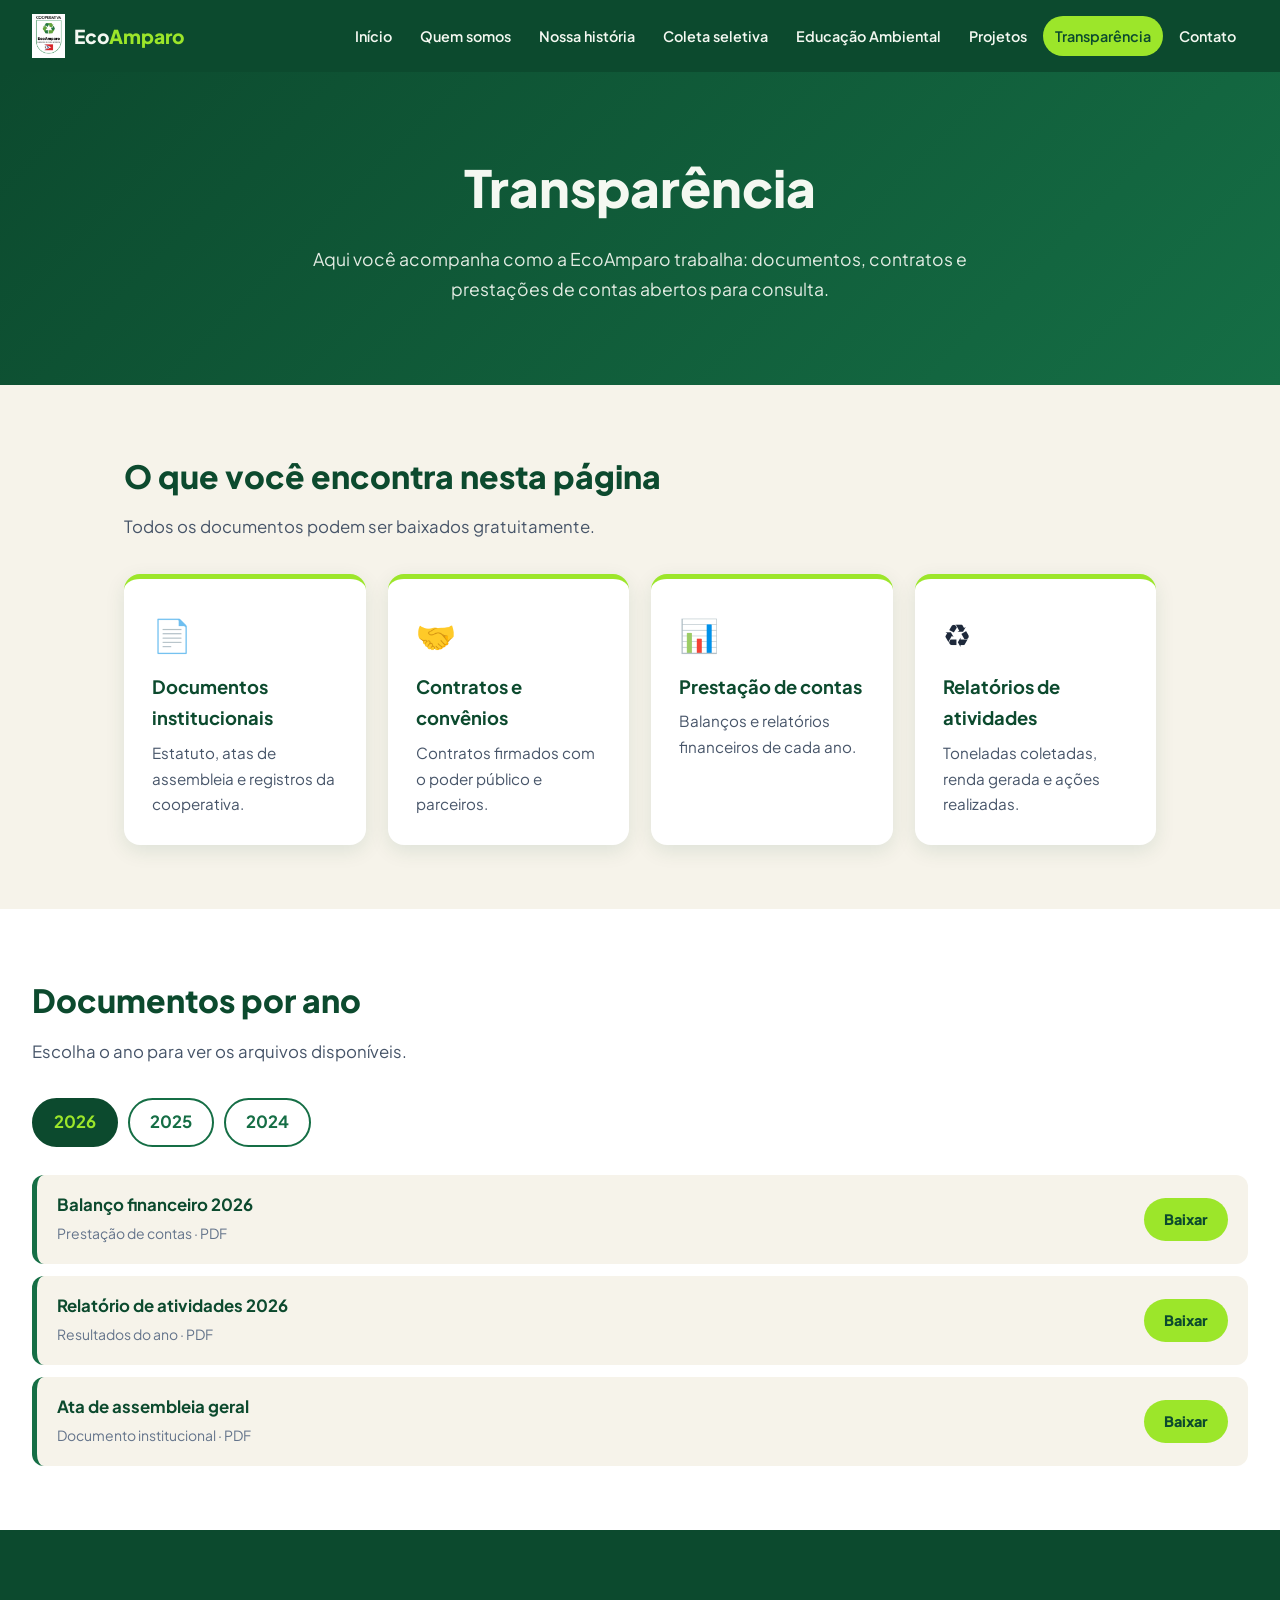
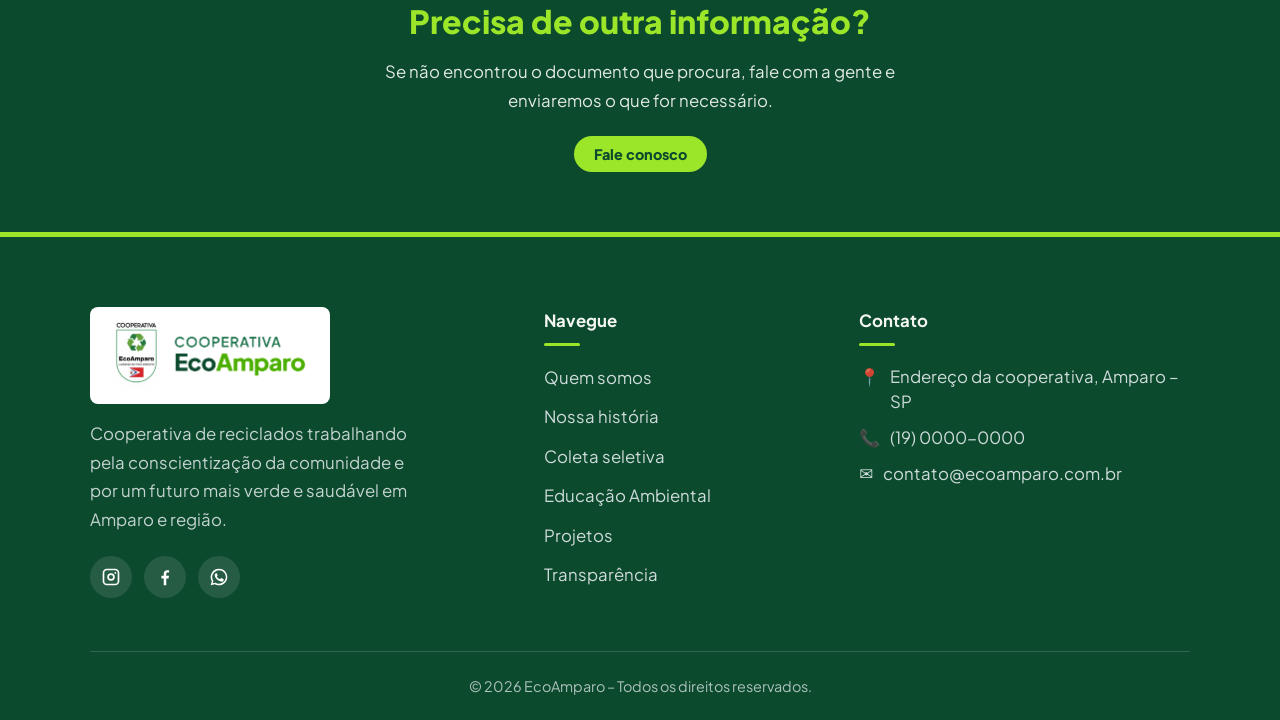
<file: transparencia.html>
<!DOCTYPE html>
<html lang="pt-BR">
<head>
<meta charset="UTF-8">
<meta name="viewport" content="width=device-width, initial-scale=1">
<title>Transparência | EcoAmparo</title>
<link rel="preconnect" href="https://fonts.googleapis.com">
<link rel="preconnect" href="https://fonts.gstatic.com" crossorigin>
<link href="https://fonts.googleapis.com/css2?family=Plus+Jakarta+Sans:wght@400;500;700;800&display=swap" rel="stylesheet">
<link rel="icon" type="image/svg+xml" href="img/favicon.svg">
<style>
  :root {
    --verde-escuro: #0c4a2e;
    --verde-medio: #156e45;
    --verde-destaque: #9ce62a;
    --verde-destaque-hover: #86cc1e;
    --texto-claro: #f4f8f1;
    --texto-escuro: #1e293b;
    --fundo-menu: #0c4a2e;
    --fundo-claro: #f6f3ea;
    --laranja: #e8710a;
    --laranja-claro: #fff1e0;
    --raio: 14px;
  }

  * { box-sizing: border-box; margin: 0; padding: 0; }
    html { scroll-behavior: smooth; }
    body {
      font-family: "Plus Jakarta Sans", system-ui, -apple-system, "Segoe UI", Roboto, sans-serif;
      color: var(--texto-escuro);
      background: var(--fundo-claro);
      line-height: 1.7;
      font-size: 1.05rem;
    }
    img { max-width: 100%; display: block; }
    a { color: inherit; }
    :focus-visible { outline: 3px solid var(--verde-destaque); outline-offset: 3px; }

    .container { width: min(1240px, 95%); margin-inline: auto; }

    .texto { max-width: 68ch; }
  
  /* ===== Cabeçalho / menu ===== */
  .topo {
    background: var(--fundo-menu);
    color: var(--texto-claro);
    position: sticky;
    top: 0;
    z-index: 50;
  }
  .topo .container {
    display: flex;
    align-items: center;
    justify-content: space-between;
    gap: 1rem;
    min-height: 72px;
  }

  .logo { display: flex; align-items: center; gap: .6rem; text-decoration: none; font-weight: 800; font-size: 1.2rem; }
  .logo img { height: 44px; width: auto; }
  .logo span { color: var(--verde-destaque); }
  .menu { display: flex; align-items: center; gap: .25rem; list-style: none; }         
  .menu a {
    display: block;
    white-space: nowrap; /* Impede que o texto quebre em duas linhas */
    padding: .55rem .95rem;
    border-radius: 999px;
    text-decoration: none;
    font-weight: 600;
    font-size: .97rem;
    transition: background .2s, color .2s;
    padding: .5rem .75rem;
    font-size: .9rem;
  }

  .menu a:hover { background: rgba(255,255,255,.12); }
  .menu a[aria-current="page"] { background: var(--verde-destaque); color: var(--verde-escuro); }
  .menu-btn {
    display: none;
    background: none;
    border: 2px solid var(--texto-claro);
    color: var(--texto-claro);
    border-radius: 10px;
    padding: .4rem .7rem;
    font: inherit;
    font-weight: 700;
    cursor: pointer;
  }

  /* Banner da página */
  .hero {background:linear-gradient(135deg,var(--verde-escuro),var(--verde-medio));color:var(--texto-claro);padding:72px 24px 80px;text-align:center}
  .hero h1 {font-size:clamp(2rem,5vw,3.2rem);font-weight:800;margin-bottom:14px}
  .hero p {max-width:680px;margin:0 auto;font-size:1.1rem;opacity:.92}

  .caixa {max-width:1080px;margin:0 auto;padding:0 24px}
  section {padding:64px 0}
  h2 {font-size:clamp(1.5rem,3vw,2rem);font-weight:800;color:var(--verde-escuro);margin-bottom:10px}
  .sub {max-width:640px;margin-bottom:32px;color:#475569}

  /* Cards de categorias */
  .cards {display:grid;grid-template-columns:repeat(auto-fit,minmax(240px,1fr));gap:22px}
  .card {background:#fff;border-radius:16px;padding:28px;box-shadow:0 6px 20px rgba(12,74,46,.10);border-top:5px solid var(--verde-destaque);transition:transform .25s,box-shadow .25s}
  .card:hover {transform:translateY(-6px);box-shadow:0 12px 28px rgba(12,74,46,.18)}
  .card .icone {font-size:2rem;margin-bottom:10px}
  .card h3 {color:var(--verde-escuro);font-size:1.15rem;margin-bottom:6px}
  .card p {font-size:.95rem;color:#475569}

  /* Documentos */
  .docs {background:#fff}
  .abas {display:flex;gap:10px;flex-wrap:wrap;margin-bottom:28px}
  .aba {border:2px solid var(--verde-medio);background:transparent;color:var(--verde-medio);font:inherit;font-weight:700;padding:8px 20px;border-radius:999px;cursor:pointer;transition:background .2s,color .2s}
  .aba:hover {background:#e6f4dc}
  .aba[aria-selected="true"]{background:var(--verde-escuro);border-color:var(--verde-escuro);color:var(--verde-destaque)}
  .painel{display:none}
  .painel.ativo{display:block;animation:entra .35s ease}
  @keyframes entra{from{opacity:0;transform:translateY(8px)}to{opacity:1;transform:none}}
  .lista{list-style:none;display:grid;gap:12px}
  .item{display:flex;align-items:center;justify-content:space-between;gap:16px;flex-wrap:wrap;background:var(--fundo-claro);border-left:5px solid var(--verde-medio);border-radius:12px;padding:16px 20px}
  .item strong{display:block;color:var(--verde-escuro)}
  .item small{color:#64748b}
  .btn{background:var(--verde-destaque);color:var(--verde-escuro);font-weight:800;text-decoration:none;padding:9px 20px;border-radius:999px;font-size:.9rem;transition:background .2s,transform .2s;white-space:nowrap}
  .btn:hover{background:var(--verde-destaque-hover);transform:scale(1.04)}

  /* Contato */
  .contato{background:var(--verde-escuro);color:var(--texto-claro);text-align:center}
  .contato h2{color:var(--verde-destaque)}
  .contato p{max-width:560px;margin:0 auto 24px;opacity:.92}

  /* ===== Botão Voltar ao Topo ===== */
  .btn-topo {
    position: fixed;
    bottom: 1.25rem;
    right: 1.25rem;
    background-color: var(--verde-destaque);
    color: var(--verde-escuro);
    border: none;
    width: 44px;
    height: 44px;
    border-radius: 50%;
    font-weight: 800;
    font-size: 1.2rem;
    cursor: pointer;
    box-shadow: 0 4px 12px rgba(0, 0, 0, 0.2);
    display: none;
    align-items: center;
    justify-content: center;
    transition: background-color 0.2s, transform 0.2s;
    z-index: 999;
  }

  .btn-topo:hover {
    background-color: var(--verde-destaque-hover);
    transform: translateY(-2px);
  }


  /* ===== FOOTER ===== */
  .rodape {
      background: var(--verde-escuro);
      color: var(--texto-claro);
      padding: 70px 20px 0;
      border-top: 5px solid var(--verde-destaque);
  }

  .rodape__container {
      max-width: 1100px;
      margin: 0 auto;
      display: grid;
      grid-template-columns: 1.5fr 1fr 1.2fr;
      gap: 40px;
  }

  .rodape__marca img {
    width: 100%;
    max-width: 240px;
    height: auto;
    display: block;
    padding: 8px 12px;
    background: #fff;
    border-radius: 8px;
    margin-bottom: 16px;
  }

  .rodape__marca p {
      line-height: 1.7;
      color: rgba(241, 245, 249, 0.8);
      max-width: 340px;
  }

  .rodape h4 {
      font-size: 1.05rem;
      font-weight: 700;
      margin-bottom: 18px;
      position: relative;
      padding-bottom: 10px;
  }

  .rodape h4::after {
      content: "";
      position: absolute;
      left: 0;
      bottom: 0;
      width: 36px;
      height: 3px;
      border-radius: 3px;
      background: var(--verde-destaque);
  }

  .rodape ul { list-style: none; }
  .rodape li { margin-bottom: 11px; }

  .rodape a {
      color: rgba(241, 245, 249, 0.85);
      text-decoration: none;
      transition: color .25s ease, padding-left .25s ease;
  }

  .rodape ul a:hover {
      color: var(--verde-destaque);
      padding-left: 6px;
  }

  .rodape__contato li {
      display: flex;
      gap: 10px;
      line-height: 1.5;
      color: rgba(241, 245, 249, 0.85);
  }

  .rodape__contato a:hover { color: var(--verde-destaque); }

  /* Redes sociais */
  .rodape__redes {
      display: flex;
      gap: 12px;
      margin-top: 22px;
  }

  .rodape__redes a {
      width: 42px;
      height: 42px;
      border-radius: 50%;
      background: rgba(255, 255, 255, 0.1);
      display: flex;
      align-items: center;
      justify-content: center;
      transition: background .25s ease, transform .25s ease;
  }

  .rodape__redes a:hover {
      background: var(--verde-destaque);
      transform: translateY(-4px);
  }

  .rodape__redes svg {
      width: 20px;
      height: 20px;
      fill: #fff;
      transition: fill .25s ease;
  }

  .rodape__redes a:hover svg { fill: var(--verde-escuro); }

  /* Linha de direitos */
  .rodape__copy {
      max-width: 1100px;
      margin: 50px auto 0;
      padding: 22px 0;
      border-top: 1px solid rgba(255, 255, 255, 0.15);
      text-align: center;
      font-size: .9rem;
      color: rgba(241, 245, 249, 0.7);
  }

  /* ===== Animação de entrada (só na abertura) ===== */

  @keyframes entrar { from { opacity: 0; transform: translateY(18px); } to { opacity: 1; transform: none; } }
  .abertura .container > * { animation: entrar .7s ease both; }
  .abertura .container > *:nth-child(2) { animation-delay: .12s; }
  .abertura .container > *:nth-child(3) { animation-delay: .24s; }

  @media (prefers-reduced-motion: reduce) {
    * { animation: none !important; transition: none !important; scroll-behavior: auto !important; }
  }

  @media (prefers-reduced-motion:reduce){*{animation:none!important;transition:none!important}}

  /* ===== Responsivo ===== */

  @media (max-width: 860px) {
    .menu-btn { display: block; }
    .menu {
      display: none;
      position: absolute;
      top: 72px;
      left: 0;
      right: 0;
      flex-direction: column;
      background: var(--fundo-menu);
      padding: .6rem 4% 1.2rem;
    }
    .menu.aberto { display: flex; }
    .materiais { grid-template-columns: repeat(2, 1fr); }
    .grade-especiais { grid-template-columns: repeat(2, 1fr); }
    .ponto { grid-template-columns: 1fr; }
  }
  @media (max-width: 520px) {
    .dica { grid-template-columns: 1fr; }
    .grade-especiais { grid-template-columns: 1fr; }
  }

  @media (max-width: 860px) {
    .pilares { grid-template-columns: 1fr; }
  }

  @media (prefers-reduced-motion: reduce) {
    * { transition: none !important; scroll-behavior: auto !important; }
  }

  @media (max-width: 800px) {
    .rodape { padding-top: 50px; }
    .rodape__container {
    grid-template-columns: 1fr;
    text-align: center;
    gap: 34px;
    }
    .rodape__marca p { margin: 0 auto; }
    .rodape h4::after { left: 50%; transform: translateX(-50%); }
    .rodape__contato li { justify-content: center; }
    .rodape__redes { justify-content: center; }
    .rodape ul a:hover { padding-left: 0; }
  }

  @media (max-width: 860px) {
    .rodape__container { grid-template-columns: 1fr 1fr; }
    .rodape__marca { grid-column: 1 / -1; }
  }
  @media (max-width: 520px) {
    .rodape__container { grid-template-columns: 1fr; }
  }

</style>
</head>
<body>

<!-- ===== Cabeçalho ===== -->
<header class="topo">
  <div class="container">
    <a class="logo" href="index.html" aria-label="EcoAmparo – página inicial">
      <img src="img/logo.jpg" alt="Logo Cooperativa EcoAmparo" onerror="this.style.display='none'">
      <div>Eco<span>Amparo</span></div>
    </a>
    <button class="menu-btn" id="menuBtn" aria-expanded="false" aria-controls="menu">Menu</button>
    <ul class="menu" id="menu">
      <li><a href="index.html">Início</a></li>
      <li><a href="quem-somos.html">Quem somos</a></li>
      <li><a href="nossa-historia.html">Nossa história</a></li>
      <li><a href="coleta-seletiva.html">Coleta seletiva</a></li>
      <li><a href="#">Educação Ambiental</a></li>
      <li><a href="projetos.html">Projetos</a></li>
      <li><a href="transparencia.html" aria-current="page">Transparência</a></li>
      <li><a href="contato.html">Contato</a></li>
    </ul>
  </div>
</header>

<div class="hero">
  <h1>Transparência</h1>
  <p>Aqui você acompanha como a EcoAmparo trabalha: documentos, contratos e prestações de contas abertos para consulta.</p>
</div>

<section>
  <div class="caixa">
    <h2>O que você encontra nesta página</h2>
    <p class="sub">Todos os documentos podem ser baixados gratuitamente.</p>
    <div class="cards">
      <article class="card">
        <div class="icone">📄</div>
        <h3>Documentos institucionais</h3>
        <p>Estatuto, atas de assembleia e registros da cooperativa.</p>
      </article>
      <article class="card">
        <div class="icone">🤝</div>
        <h3>Contratos e convênios</h3>
        <p>Contratos firmados com o poder público e parceiros.</p>
      </article>
      <article class="card">
        <div class="icone">📊</div>
        <h3>Prestação de contas</h3>
        <p>Balanços e relatórios financeiros de cada ano.</p>
      </article>
      <article class="card">
        <div class="icone">♻️</div>
        <h3>Relatórios de atividades</h3>
        <p>Toneladas coletadas, renda gerada e ações realizadas.</p>
      </article>
    </div>
  </div>
</section>

<section class="docs" id="documentos">
  <div class="container">
    <h2>Documentos por ano</h2>
    <p class="sub">Escolha o ano para ver os arquivos disponíveis.</p>

    <div class="abas" role="tablist" aria-label="Anos">
      <button class="aba" role="tab" aria-selected="true" data-alvo="p2026">2026</button>
      <button class="aba" role="tab" aria-selected="false" data-alvo="p2025">2025</button>
      <button class="aba" role="tab" aria-selected="false" data-alvo="p2024">2024</button>
    </div>

    <!-- Para cada documento: troque o título, a descrição e o href="#" pelo caminho do PDF (ex.: docs/balanco-2026.pdf) -->
    <div class="painel ativo" id="p2026" role="tabpanel">
      <ul class="lista">
        <li class="item">
          <div><strong>Balanço financeiro 2026</strong><small>Prestação de contas · PDF</small></div>
          <a class="btn" href="#" download>Baixar</a>
        </li>
        <li class="item">
          <div><strong>Relatório de atividades 2026</strong><small>Resultados do ano · PDF</small></div>
          <a class="btn" href="#" download>Baixar</a>
        </li>
        <li class="item">
          <div><strong>Ata de assembleia geral</strong><small>Documento institucional · PDF</small></div>
          <a class="btn" href="#" download>Baixar</a>
        </li>
      </ul>
    </div>

    <div class="painel" id="p2025" role="tabpanel">
      <ul class="lista">
        <li class="item">
          <div><strong>Balanço financeiro 2025</strong><small>Prestação de contas · PDF</small></div>
          <a class="btn" href="#" download>Baixar</a>
        </li>
        <li class="item">
          <div><strong>Relatório de atividades 2025</strong><small>Resultados do ano · PDF</small></div>
          <a class="btn" href="#" download>Baixar</a>
        </li>
      </ul>
    </div>

    <div class="painel" id="p2024" role="tabpanel">
      <ul class="lista">
        <li class="item">
          <div><strong>Balanço financeiro 2024</strong><small>Prestação de contas · PDF</small></div>
          <a class="btn" href="#" download>Baixar</a>
        </li>
        <li class="item">
          <div><strong>Contrato de parceria</strong><small>Contratos e convênios · PDF</small></div>
          <a class="btn" href="#" download>Baixar</a>
        </li>
      </ul>
    </div>
  </div>
</section>

<section class="contato">
  <div class="container">
    <h2>Precisa de outra informação?</h2>
    <p>Se não encontrou o documento que procura, fale com a gente e enviaremos o que for necessário.</p>
    <a class="btn" href="contato.html">Fale conosco</a>
  </div>
</section>

<!-- Botão flutuante para voltar ao topo -->
<button class="btn-topo" id="btnTopo" aria-label="Voltar ao topo">↑</button>

<!-- ===== FOOTER ===== -->
<footer class="rodape" id="contato">
  <div class="rodape__container">

  <div class="rodape__marca">
      <img src="img/logo-ecoamparo.png" alt="Logo Cooperativa EcoAmparo" onerror="this.style.display='none'">
      <p>
      Cooperativa de reciclados trabalhando pela conscientização da comunidade
      e por um futuro mais verde e saudável em Amparo e região.
      </p>
      <div class="rodape__redes">
      <!-- Troque o href pelos links reais -->
      <a href="#" aria-label="Instagram" target="_blank" rel="noopener">
          <svg viewBox="0 0 24 24"><path d="M7 2h10a5 5 0 0 1 5 5v10a5 5 0 0 1-5 5H7a5 5 0 0 1-5-5V7a5 5 0 0 1 5-5zm0 2a3 3 0 0 0-3 3v10a3 3 0 0 0 3 3h10a3 3 0 0 0 3-3V7a3 3 0 0 0-3-3H7zm5 3.5A4.5 4.5 0 1 1 7.5 12 4.5 4.5 0 0 1 12 7.5zm0 2A2.5 2.5 0 1 0 14.5 12 2.5 2.5 0 0 0 12 9.5zM17.2 6a1.1 1.1 0 1 1-1.1 1.1A1.1 1.1 0 0 1 17.2 6z"/></svg>
      </a>
      <a href="#" aria-label="Facebook" target="_blank" rel="noopener">
          <svg viewBox="0 0 24 24"><path d="M13.5 22v-8.2h2.8l.5-3.3h-3.3V8.4c0-.9.4-1.7 1.8-1.7h1.6V3.9a20 20 0 0 0-2.4-.1c-2.4 0-4 1.5-4 4.1v2.6H7.7v3.3h2.8V22h3z"/></svg>
      </a>
      <a href="#" aria-label="WhatsApp" target="_blank" rel="noopener">
          <svg viewBox="0 0 24 24"><path d="M12 2a10 10 0 0 0-8.6 15.1L2 22l5-1.3A10 10 0 1 0 12 2zm0 18.2a8.2 8.2 0 0 1-4.2-1.2l-.3-.2-3 .8.8-2.9-.2-.3A8.2 8.2 0 1 1 12 20.2zm4.5-6.1c-.2-.1-1.5-.7-1.7-.8s-.4-.1-.6.1-.6.8-.8 1-.3.2-.5.1a6.700 6.700 0 0 1-3.300-2.900c-.2-.4.2-.4.7-1.300a.5.5 0 0 0 0-.5c-.1-.1-.6-1.400-.8-1.900s-.4-.4-.6-.4h-.5a1 1 0 0 0-.7.3 3 3 0 0 0-.9 2.200 5.200 5.200 0 0 0 1.100 2.800 11.900 11.900 0 0 0 4.600 4.100c1.700.7 2.400.8 3.200.7a2.700 2.700 0 0 0 1.800-1.300 2.200 2.200 0 0 0 .2-1.300c-.1-.1-.3-.2-.5-.3z"/></svg>
      </a>
      </div>
  </div>

  <div>
      <h4>Navegue</h4>
      <ul>
      <li><a href="quem-somos.html">Quem somos</a></li>
      <li><a href="nossa-historia.html">Nossa história</a></li>
      <li><a href="coleta-seletiva.html">Coleta seletiva</a></li>
      <li><a href="#">Educação Ambiental</a></li>
      <li><a href="projetos.html">Projetos</a></li>
      <li><a href="transparencia.html">Transparência</a></li>
      </ul>
  </div>

  <div>
      <h4>Contato</h4>
      <ul class="rodape__contato">
      <!-- Troque pelos dados reais da cooperativa -->
      <li>📍 <span>Endereço da cooperativa, Amparo – SP</span></li>
      <li>📞 <a href="tel:+5519000000000">(19) 0000-0000</a></li>
      <li>✉️ <a href="mailto:contato@ecoamparo.com.br">contato@ecoamparo.com.br</a></li>
      </ul>
  </div>

  </div>

  <div class="rodape__copy">
  © <span id="ano">2026</span> EcoAmparo – Todos os direitos reservados.
  </div>
</footer>

<script>
  const abas = document.querySelectorAll('.aba');
  const paineis = document.querySelectorAll('.painel');
  abas.forEach(aba => {
    aba.addEventListener('click', () => {
      abas.forEach(a => a.setAttribute('aria-selected', a === aba));
      paineis.forEach(p => p.classList.toggle('ativo', p.id === aba.dataset.alvo));
    });
  });

  // Menu no celular
  const menuBtn = document.getElementById('menuBtn');
  const menu = document.getElementById('menu');
  menuBtn.addEventListener('click', () => {
    const aberto = menu.classList.toggle('aberto');
    menuBtn.setAttribute('aria-expanded', aberto);
  });

  // Gravuras: se a imagem carregar, esconde o espaço reservado; se não, mantém o aviso
  document.querySelectorAll('.gravura img').forEach(img => {
  const figura = img.closest('.gravura');
  const mostrar = () => figura.classList.add('tem-imagem');
  const esconder = () => { img.style.display = 'none'; };
  if (img.complete && img.naturalWidth > 0) mostrar();
  img.addEventListener('load', mostrar);
  img.addEventListener('error', esconder);
  });

  // Mostra o botão de voltar ao topo ao rolar a página
  window.addEventListener('scroll', () => {
    if (window.scrollY > 300) {
      btnTopo.style.display = 'flex';
    } else {
      btnTopo.style.display = 'none';
    }
  });

  btnTopo.addEventListener('click', () => {
    window.scrollTo({ top: 0, behavior: 'smooth' });
  });

</script>
</body>
</html>
</file>
<file: style.css>
/* =========================================
   PALETA DE CORES (TONS DE VERDE)
   ========================================= */
:root {
    --verde-escuro: #0c4a2e;
    --verde-medio: #156e45;
    --verde-destaque: #9ce62a;
    --verde-destaque-hover: #86cc1e;
    --texto-claro: #ffffff;
    --texto-escuro: #1e293b;
    --fundo-menu: #ffffff;
    --fundo-bege: #f5f2ea;
}

* {
    margin: 0;
    padding: 0;
    box-sizing: border-box;
    font-family: 'Plus Jakarta Sans', sans-serif;
}

body {
    background-color: var(--verde-escuro);
    color: var(--texto-claro);
    overflow-x: hidden;
}

/* =========================================
   CABEÇALHO E LOGO MAIOR
   ========================================= */
header {
    position: sticky;
    top: 0;
    z-index: 1000;
    background: var(--fundo-menu);
    box-shadow: 0 4px 20px rgba(0, 0, 0, 0.08);
}

.navbar {
    max-width: 1320px;
    margin: 0 auto;
    padding: 0.85rem 1.5rem;
    display: flex;
    align-items: center;
    justify-content: space-between;
    gap: 1.5rem;
}

/* Ajuste do tamanho do logo e texto ao lado */
.logo-container {
    display: flex;
    align-items: center;
    gap: 12px; /* Espaço entre a imagem do logo e o texto */
    text-decoration: none;
    flex-shrink: 0;
}

.logo-container img {
    height: 70px;
    width: auto;
    object-fit: contain;
    display: block;
}

.logo-fallback {
    height: 65px;
    padding: 0 16px;
    background: #f0fdf4;
    border: 2px dashed var(--verde-medio);
    border-radius: 10px;
    align-items: center;
    justify-content: center;
    color: var(--verde-escuro);
    font-weight: 800;
    font-size: 0.95rem;
}

.logo-text {
    display: flex;
    flex-direction: column;
    line-height: 1.1;
}

.logo-subtitle {
    font-size: 0.85rem;
    font-weight: 600;
    color: var(--verde-medio);
    text-transform: uppercase;
    letter-spacing: 0.8px;
}

.logo-title {
    font-size: 1.45rem;
    font-weight: 800;
    color: var(--verde-escuro);
    letter-spacing: -0.5px;
}

.logo-title span,
.sv__titulo span {
    color: #4CAF00
}


/* Links do Menu */
.nav-links {
    display: flex;
    align-items: center;
    list-style: none;
    gap: 1.5rem;
}

.nav-item {
    position: relative;
}

.nav-link {
    text-decoration: none;
    color: var(--texto-escuro);
    font-weight: 600;
    font-size: 0.95rem;
    display: flex;
    align-items: center;
    gap: 4px;
    padding: 0.5rem 0;
    transition: color 0.2s ease;
}

.nav-link:hover {
    color: var(--verde-medio);
}

/* Submenu (Dropdown) */
.dropdown-menu {
    position: absolute;
    top: 100%;
    left: 0;
    min-width: 210px;
    background: #ffffff;
    border-radius: 12px;
    padding: 0.5rem;
    box-shadow: 0 10px 30px rgba(0, 0, 0, 0.15);
    opacity: 0;
    visibility: hidden;
    transform: translateY(10px);
    transition: all 0.25s ease;
    list-style: none;
    border: 1px solid #f1f5f9;
}

.nav-item:hover .dropdown-menu {
    opacity: 1;
    visibility: visible;
    transform: translateY(0);
}

.dropdown-menu a {
    display: block;
    padding: 0.65rem 1rem;
    color: var(--texto-escuro);
    text-decoration: none;
    font-size: 0.9rem;
    font-weight: 500;
    border-radius: 8px;
}

.dropdown-menu a:hover {
    background: #f0fdf4;
    color: var(--verde-escuro);
}

/* =========================================
   BARRA DE PESQUISA
   ========================================= */
.nav-actions {
    display: flex;
    align-items: center;
    gap: 0.8rem;
}

.search-box {
    display: flex;
    align-items: center;
    background: #f1f5f9;
    border-radius: 50px;
    padding: 0.45rem 1rem;
    border: 1px solid transparent;
    transition: all 0.3s ease;
}

.search-box:focus-within {
    background: #ffffff;
    border-color: var(--verde-medio);
    box-shadow: 0 0 0 3px rgba(21, 110, 69, 0.15);
}

.search-input {
    border: none;
    background: transparent;
    outline: none;
    font-size: 0.9rem;
    color: var(--texto-escuro);
    width: 150px;
    transition: width 0.3s ease;
}

.search-input:focus {
    width: 200px;
}

.search-btn {
    background: none;
    border: none;
    cursor: pointer;
    color: var(--texto-escuro);
    display: flex;
    align-items: center;
}

.mobile-toggle {
    display: none;
    background: none;
    border: none;
    cursor: pointer;
    color: var(--texto-escuro);
}

/* =========================================
   CARROSSEL DE 4 IMAGENS COM TEXTO FLUTUANDO
   ========================================= */
.hero-carousel {
    position: relative;
    width: 100%;
    height: 640px;
    background-color: var(--verde-escuro);
    overflow: hidden;
}

/* Cada slide ocupa 100% da tela e fica sobreposto */
.carousel-slide {
    position: absolute;
    inset: 0;
    width: 100%;
    height: 100%;
    background-size: cover;
    background-position: center;
    background-repeat: no-repeat;
    display: flex;
    align-items: center;
    opacity: 0;
    visibility: hidden;
    transition: opacity 0.8s ease-in-out, visibility 0.8s ease-in-out;
    z-index: 1;
}

/* Slide ativo fica visível */
.carousel-slide.active {
    opacity: 1;
    visibility: visible;
    z-index: 2;
}

/* Máscara verde escura sobre a foto para leitura perfeita do texto branco */
.slide-overlay {
    position: absolute;
    inset: 0;
    background: linear-gradient(
        90deg,
        rgba(10, 56, 35, 0.88) 0%,
        rgba(12, 74, 46, 0.65) 55%,
        rgba(12, 74, 46, 0.35) 100%
    );
    z-index: 1;
}

/* Container dos textos flutuando sobre a imagem */
.slide-content {
    position: relative;
    z-index: 2;
    max-width: 1320px;
    width: 100%;
    margin: 0 auto;
    padding: 0 5rem;
    color: #ffffff;
}

.badge-tag {
    display: inline-flex;
    align-items: center;
    gap: 8px;
    background: rgba(255, 255, 255, 0.14);
    backdrop-filter: blur(6px);
    border: 1px solid rgba(255, 255, 255, 0.25);
    padding: 0.45rem 1.1rem;
    border-radius: 50px;
    font-size: 0.8rem;
    font-weight: 700;
    letter-spacing: 0.6px;
    margin-bottom: 1.5rem;
    color: #ffffff;
}

.badge-dot {
    width: 8px;
    height: 8px;
    background-color: var(--verde-destaque);
    border-radius: 50%;
}

.hero-title {
    font-size: clamp(2.2rem, 4.5vw, 3.8rem);
    font-weight: 800;
    line-height: 1.12;
    max-width: 680px;
    margin-bottom: 1.25rem;
    color: #ffffff;
    text-shadow: 0 4px 18px rgba(0, 0, 0, 0.35);
}

.hero-title span {
    color: var(--verde-destaque);
}

.hero-desc {
    font-size: 1.1rem;
    line-height: 1.6;
    color: #f1f5f9;
    max-width: 580px;
    margin-bottom: 2.2rem;
    text-shadow: 0 2px 10px rgba(0, 0, 0, 0.35);
}

.hero-buttons {
    display: flex;
    flex-wrap: wrap;
    gap: 1rem;
}

.btn-primary {
    background-color: var(--verde-destaque);
    color: var(--verde-escuro);
    padding: 0.95rem 1.85rem;
    border-radius: 50px;
    text-decoration: none;
    font-weight: 700;
    font-size: 0.95rem;
    display: inline-flex;
    align-items: center;
    gap: 8px;
    transition: transform 0.2s, background-color 0.2s;
}

.btn-primary:hover {
    background-color: var(--verde-destaque-hover);
    transform: translateY(-2px);
}

.btn-outline {
    background-color: rgba(255, 255, 255, 0.12);
    backdrop-filter: blur(6px);
    color: #ffffff;
    border: 1px solid rgba(255, 255, 255, 0.35);
    padding: 0.95rem 1.85rem;
    border-radius: 50px;
    text-decoration: none;
    font-weight: 600;
    font-size: 0.95rem;
    display: inline-flex;
    align-items: center;
    gap: 8px;
    transition: background-color 0.2s;
}

.btn-outline:hover {
    background-color: rgba(255, 255, 255, 0.24);
}

/* Setas Laterais */
.carousel-arrow {
    position: absolute;
    top: 50%;
    transform: translateY(-50%);
    background: rgba(255, 255, 255, 0.15);
    border: 1px solid rgba(255, 255, 255, 0.3);
    color: #ffffff;
    width: 48px;
    height: 48px;
    border-radius: 50%;
    cursor: pointer;
    display: flex;
    align-items: center;
    justify-content: center;
    backdrop-filter: blur(6px);
    transition: all 0.2s;
    z-index: 10;
    font-size: 1.1rem;
}

.carousel-arrow:hover {
    background: var(--verde-destaque);
    color: var(--verde-escuro);
    border-color: var(--verde-destaque);
}

.prev-btn { left: 1.5rem; }
.next-btn { right: 1.5rem; }

/* Bolinhas Indicadoras */
.carousel-dots {
    position: absolute;
    bottom: 1.75rem;
    left: 50%;
    transform: translateX(-50%);
    display: flex;
    gap: 0.65rem;
    z-index: 10;
}

.dot {
    width: 11px;
    height: 11px;
    border-radius: 50px;
    background: rgba(255, 255, 255, 0.4);
    border: none;
    cursor: pointer;
    transition: all 0.3s ease;
}

.dot.active {
    width: 32px;
    background: var(--verde-destaque);
}

.qs {
    --qs-verde-escuro: #16382b;
    --qs-verde: #2e7d4f;
    --qs-verde-claro: #cfe3d6;
    --qs-fundo: #f3f6f4;
    --qs-amarelo: #f2b705;

    background: var(--qs-fundo);
    color: var(--qs-verde-escuro);
    padding: clamp(3rem, 8vw, 6rem) 1.25rem;
    font-family: "Public Sans", system-ui, -apple-system, "Segoe UI", sans-serif;
    line-height: 1.6;
}

.qs__conteudo {
    max-width: 1100px;
    margin: 0 auto;
}

.qs__topo {
    display: grid;
    gap: 2rem;
    align-items: center;
}

.qs__titulo {
    font-family: "Bricolage Grotesque", "Public Sans", system-ui, sans-serif;
    font-weight: 800;
    font-size: clamp(2rem, 5vw, 3.25rem);
    line-height: 1.08;
    letter-spacing: -0.02em;
    margin: 0 0 1rem;
}

.qs__texto {
    max-width: 52ch;
    margin: 0 0 1.75rem;
    font-size: 1.0625rem;
}

.qs__botao {
    display: inline-block;
    padding: 0.8rem 1.5rem;
    background: var(--verde-destaque);
    color: var(--qs-verde-escuro);
    font-weight: 500;
    text-decoration: none;
    border-radius: 999px;
    transition: transform 0.15s ease, background 0.15s ease;
}

.qs__botao:hover {
    background: var(--verde-destaque-hover);
    transform: translateY(-2px);
}

.qs__botao:focus-visible {
    outline: 3px solid var(--qs-verde-escuro);
    outline-offset: 3px;
}

.qs__foto {
    margin: 0;
    aspect-ratio: 4 / 3;
    background: var(--qs-verde-claro);
    border-radius: 16px;
    overflow: hidden;
}

.qs__foto img {
    display: block;
    width: 100%;
    height: 100%;
    object-fit: cover;
}

.qs__numeros {
    list-style: none;
    margin: clamp(2.5rem, 6vw, 4.5rem) 0 0;
    padding: 0;
    display: grid;
    grid-template-columns: repeat(2, minmax(0, 1fr));
    gap: 2rem 1.5rem;
}

.qs__numeros li {
    border-top: 3px solid var(--qs-verde-escuro);
    padding-top: 0.75rem;
}

.qs__valor {
    display: block;
    font-family: "Bricolage Grotesque", "Public Sans", system-ui, sans-serif;
    font-weight: 800;
    font-size: clamp(2.25rem, 7vw, 4rem);
    line-height: 1;
    letter-spacing: -0.02em;
    font-variant-numeric: tabular-nums;
}

.qs__legenda {
    display: block;
    margin-top: 0.4rem;
    font-size: 0.9375rem;
    color: var(--qs-verde);
    font-weight: 500;
}

/* =========================================
   SECAO SERVICOS
   (cole antes do bloco "RESPONSIVIDADE" do style.css)
   ========================================= */
.sv {
    --sv-fundo: #0c4a2e;
    --sv-card: rgba(255, 255, 255, 0.06);
    --sv-borda: rgba(255, 255, 255, 0.16);
    --sv-lima: #9ce62a;
    --sv-lima-escuro: #0c4a2e;
    --sv-texto: rgba(255, 255, 255, 0.84);

    background: var(--sv-fundo);
    color: #ffffff;
    padding: clamp(3rem, 8vw, 6rem) 1.25rem;
    line-height: 1.6;
}

/* O "* { font-family }" do topo do style.css se aplica a todos os elementos.
   Por isso a fonte é definida aqui em ".sv *", que tem prioridade sobre ele. */
.sv,
.sv * {
    font-family: "Public Sans", system-ui, -apple-system, "Segoe UI", sans-serif;
}

.sv__conteudo {
    max-width: 1100px;
    margin: 0 auto;
}

.sv__topo {
    margin-bottom: clamp(2rem, 5vw, 3rem);
}

.sv__titulo,
.sv__nome {
    font-family: "Bricolage Grotesque", "Public Sans", system-ui, sans-serif;
    font-weight: 800;
    letter-spacing: -0.02em;
}

.sv__titulo {
    font-size: clamp(2rem, 5vw, 3.25rem);
    line-height: 1.08;
    max-width: 20ch;
    margin: 0 0 1rem;
}

.sv__intro {
    max-width: 52ch;
    font-size: 1.0625rem;
    color: var(--sv-texto);
}

/* ---------- Lista de serviços ---------- */
.sv__lista {
    list-style: none;
    margin: 0;
    padding: 0;
    display: grid;
    gap: 1rem;
}

.sv__card {
    display: flex;
    flex-direction: column;
    gap: 0.75rem;
    padding: 1.75rem;
    background: var(--sv-card);
    border: 1px solid var(--sv-borda);
    border-radius: 16px;
}

.sv__icone {
    width: 44px;
    height: 44px;
    color: var(--sv-lima);
    margin-bottom: 0.5rem;
}

.sv__nome {
    font-size: 1.5rem;
    line-height: 1.15;
    margin: 0;
}

.sv__texto {
    margin: 0;
    color: var(--sv-texto);
}

.sv__para {
    margin: auto 0 0;
    padding-top: 0.875rem;
    border-top: 1px solid var(--sv-borda);
    font-size: 0.9375rem;
    color: var(--sv-texto);
}

.sv__para strong {
    font-weight: 500;
    color: #ffffff;
}

.sv__link {
    align-self: flex-start;
    font-weight: 500;
    color: var(--sv-lima);
    text-decoration: underline;
    text-underline-offset: 4px;
    text-decoration-thickness: 1px;
}

.sv__link:hover {
    text-decoration-thickness: 2px;
}

.sv__link:focus-visible {
    outline: 3px solid var(--sv-lima);
    outline-offset: 4px;
    border-radius: 4px;
}

/* ---------- Card em destaque (serviço principal) ---------- */
.sv__card--destaque {
    background: var(--sv-lima);
    border-color: var(--sv-lima);
    color: var(--sv-lima-escuro);
}

.sv__card--destaque .sv__icone {
    color: var(--sv-lima-escuro);
    width: 56px;
    height: 56px;
}

.sv__card--destaque .sv__nome {
    font-size: clamp(1.75rem, 4vw, 2.25rem);
}

.sv__card--destaque .sv__texto,
.sv__card--destaque .sv__para,
.sv__card--destaque .sv__para strong {
    color: var(--sv-lima-escuro);
}

.sv__card--destaque .sv__para {
    border-top-color: rgba(12, 74, 46, 0.35);
}

.sv__card--destaque .sv__link {
    color: var(--sv-lima-escuro);
}

.sv__card--destaque .sv__link:focus-visible {
    outline-color: var(--sv-lima-escuro);
}

/* Materiais coletados */
.sv__materiais {
    list-style: none;
    margin: 0.25rem 0 0.75rem;
    padding: 0;
    display: flex;
    flex-wrap: wrap;
    gap: 0.5rem;
}

.sv__materiais li {
    padding: 0.25rem 0.875rem;
    border: 1px solid rgba(12, 74, 46, 0.45);
    border-radius: 999px;
    font-size: 0.875rem;
    font-weight: 500;
}

/*------------Saiba mais-------------*/

.saiba-mais {
    background: var(--verde-medio);
    padding: 4rem 1.25rem 4.5rem;
}

.saiba-mais__container {
    max-width: 780px;
    margin: 0 auto;
}

.saiba-mais h2 {
    text-align: center;
    font-size: clamp(1.8rem, 5vw, 2.4rem);
    font-weight: 800;
    color: var(--texto-claro);
    margin-bottom: .5rem;
}

.saiba-mais h2::after {
    content: "";
    display: block;
    width: 70px;
    height: 4px;
    margin: .8rem auto 0;
    border-radius: 4px;
    background: var(--verde-destaque);
}

.saiba-mais__intro {
    text-align: center;
    margin: 1rem 0 2.2rem;
    color: var(--texto-claro);
    opacity: .9;
}

/* ---------- Item (acordeão) ---------- */
.sm-item {
    background: var(--fundo-menu);
    color: var(--texto-escuro);
    border-radius: 14px;
    margin-bottom: 1rem;
    overflow: hidden;
    box-shadow: 0 4px 14px rgba(0, 0, 0, .18);
    transition: transform .25s ease, box-shadow .25s ease;
}

.sm-item:hover {
    transform: translateY(-3px);
    box-shadow: 0 8px 22px rgba(0, 0, 0, .25);
}

.sm-item summary {
    list-style: none;
    cursor: pointer;
    display: flex;
    align-items: center;
    gap: .9rem;
    padding: 1.1rem 1.25rem;
    font-weight: 700;
    font-size: 1.05rem;
    color: var(--verde-escuro);
    transition: background .3s ease, color .3s ease;
    -webkit-tap-highlight-color: transparent;
}

.sm-item summary::-webkit-details-marker { display: none; }

.sm-icone {
    flex-shrink: 0;
    font-size: 1.5rem;
}

.sm-titulo { flex: 1; }

/* seta que gira */
.sm-item summary::after {
    content: "";
    flex-shrink: 0;
    width: 10px;
    height: 10px;
    border-right: 3px solid currentColor;
    border-bottom: 3px solid currentColor;
    transform: rotate(45deg);
    transition: transform .3s ease;
    margin-right: .25rem;
}

.sm-item[open] summary {
    background: var(--verde-escuro);
    color: var(--verde-destaque);
}

.sm-item[open] summary::after {
    transform: rotate(-135deg);
}

.sm-conteudo {
    padding: 1.25rem 1.4rem 1.5rem;
    line-height: 1.65;
}

/* conteúdo aparece suavemente ao abrir */
.sm-item[open] .sm-conteudo {
    animation: sm-aparecer .4s ease .05s both;
}

@keyframes sm-aparecer {
    from { opacity: 0; transform: translateY(-8px); }
    to   { opacity: 1; transform: translateY(0); }
}

.sm-conteudo p + p,
.sm-conteudo ul,
.sm-conteudo ol { margin-top: .75rem; }

.sm-conteudo ul,
.sm-conteudo ol { padding-left: 1.3rem; }

.sm-conteudo li { margin-bottom: .45rem; }
.sm-conteudo li::marker { color: var(--verde-medio); font-weight: 700; }

.sm-botao {
    display: inline-block;
    margin-top: 1rem;
    padding: .75rem 1.8rem;
    background: var(--verde-destaque);
    color: var(--verde-escuro);
    font-weight: 700;
    text-decoration: none;
    border-radius: 999px;
    transition: background .25s ease, transform .25s ease;
}

.sm-botao:hover {
    background: var(--verde-destaque-hover);
    transform: scale(1.05);
}

/* ---------- Entrada ao rolar a página ---------- */
.js .saiba-mais h2,
.js .saiba-mais__intro,
.js .sm-item {
    opacity: 0;
    transform: translateY(28px);
    transition: opacity .6s ease, transform .6s ease, box-shadow .25s ease;
}

.js .saiba-mais .visivel {
    opacity: 1;
    transform: translateY(0);
}

.js .sm-item.visivel:hover {
    transform: translateY(-3px);
}

/* ===== Seção 5: Nosso Compromisso ===== */
.compromisso {
  background-color: #f7f4ea;
  padding: 100px 20px;
}

.compromisso__container {
  max-width: 1200px;
  margin: 0 auto;
  display: grid;
  grid-template-columns: 400px 1fr;
  align-items: center;
  gap: 130px;
}

/* Card do logo */
.compromisso__logo-card {
  background-color: #ffffff;
  border-radius: 24px;
  padding: 50px 40px;
  display: flex;
  align-items: center;
  justify-content: center;
  box-shadow: 0 10px 30px rgba(12, 74, 46, 0.08);
  transition: box-shadow 0.4s ease;
}

.compromisso__logo-card img {
  width: 100%;
  max-width: 260px;
  height: auto;
  transition: transform 0.4s ease;
}

/* Animação: logo aumenta ao passar o mouse */
.compromisso__logo-card:hover img {
  transform: scale(1.12);
}

.compromisso__logo-card:hover {
  box-shadow: 0 16px 40px rgba(21, 110, 69, 0.18);
}

/* Textos */
.compromisso__etiqueta {
  display: block;
  color: var(--verde-medio);
  font-size: 0.85rem;
  font-weight: 800;
  letter-spacing: 2px;
  text-transform: uppercase;
  margin-bottom: 10px;
}

.compromisso__titulo {
  color: var(--verde-escuro);
  font-size: 2.6rem;
  font-weight: 800;
  line-height: 1.1;
  margin-bottom: 28px;
}

.compromisso__destaque {
  border-left: 4px solid var(--verde-destaque);
  padding-left: 28px;
  margin-bottom: 24px;
  color: var(--texto-escuro);
  font-size: 1.2rem;
  font-weight: 700;
  line-height: 1.6;
}

.compromisso__texto {
  padding-left: 32px;
  color: #5b6573;
  font-size: 1.05rem;
  line-height: 1.9;
}

/* ===== SEÇÃO EMPRESAS PARCEIRAS ===== */
.parceiros {
    background: var(--fundo-bege);
    padding: 90px 20px;
    text-align: center;
}

.parceiros__container {
    max-width: 1100px;
    margin: 0 auto;
}

.parceiros__titulo {
    font-size: clamp(1.7rem, 4vw, 2.5rem);
    font-weight: 800;
    color: var(--verde-escuro);
    line-height: 1.2;
    margin-bottom: 18px;
}

.parceiros__titulo::after {
    content: "";
    display: block;
    width: 70px;
    height: 5px;
    border-radius: 5px;
    background: var(--verde-destaque);
    margin: 18px auto 0;
}

.parceiros__texto {
    max-width: 620px;
    margin: 0 auto 10px;
    font-size: 1.05rem;
    line-height: 1.7;
    color: var(--texto-escuro);
}

.parceiros__destaque {
    font-weight: 700;
    color: var(--verde-medio);
    font-size: 1.1rem;
    margin-bottom: 50px;
}

/* ===== GRADE DE LOGOS ===== */
.parceiros__grade {
    display: grid;
    grid-template-columns: repeat(auto-fit, minmax(190px, 1fr));
    gap: 24px;
}

.parceiro-card {
    background: #fff;
    border-radius: 18px;
    height: 160px;
    padding: 22px;
    display: flex;
    align-items: center;
    justify-content: center;
    border: 1px solid rgba(12, 74, 46, 0.08);
    box-shadow: 0 6px 18px rgba(12, 74, 46, 0.07);
    transition: transform .3s ease, box-shadow .3s ease, border-color .3s ease;
    opacity: 0;
    transform: translateY(24px);
}

.parceiro-card.visivel {
    opacity: 1;
    transform: translateY(0);
    transition: opacity .6s ease, transform .6s ease, box-shadow .3s ease, border-color .3s ease;
}

.parceiro-card:hover {
    transform: translateY(-8px);
    border-color: var(--verde-destaque);
    box-shadow: 0 16px 32px rgba(12, 74, 46, 0.16);
}

.parceiro-card img {
    max-width: 100%;
    max-height: 100%;
    object-fit: contain;
    filter: grayscale(100%);
    opacity: .75;
    transition: filter .3s ease, opacity .3s ease, transform .3s ease;
}

.parceiro-card:hover img {
    filter: grayscale(0);
    opacity: 1;
    transform: scale(1.08);
}

/* ===== Botão Voltar ao Topo ===== */
.btn-topo {
    position: fixed;
    bottom: 1.25rem;
    right: 1.25rem;
    background-color: var(--verde-destaque);
    color: var(--verde-escuro);
    border: none;
    width: 44px;
    height: 44px;
    border-radius: 50%;
    font-weight: 800;
    font-size: 1.2rem;
    cursor: pointer;
    box-shadow: 0 4px 12px rgba(0, 0, 0, 0.2);
    display: none;
    align-items: center;
    justify-content: center;
    transition: background-color 0.2s, transform 0.2s;
    z-index: 999;
}

.btn-topo:hover {
    background-color: var(--verde-destaque-hover);
    transform: translateY(-2px);
}

/* ===== FOOTER ===== */
.rodape {
    background: var(--verde-escuro);
    color: var(--texto-claro);
    padding: 70px 20px 0;
    border-top: 5px solid var(--verde-destaque);
}

.rodape__container {
    max-width: 1100px;
    margin: 0 auto;
    display: grid;
    grid-template-columns: 1.5fr 1fr 1.2fr;
    gap: 40px;
}

.rodape__marca img {
    width: 100%;
    max-width: 240px;
    height: auto;
    display: block;
    padding: 8px 12px;
    background: #fff;
    border-radius: 8px;
    margin-bottom: 16px;
}

.rodape__marca p {
    line-height: 1.7;
    color: rgba(241, 245, 249, 0.8);
    max-width: 340px;
}

.rodape h4 {
    font-size: 1.05rem;
    font-weight: 700;
    margin-bottom: 18px;
    position: relative;
    padding-bottom: 10px;
}

.rodape h4::after {
    content: "";
    position: absolute;
    left: 0;
    bottom: 0;
    width: 36px;
    height: 3px;
    border-radius: 3px;
    background: var(--verde-destaque);
}

.rodape ul { list-style: none; }
.rodape li { margin-bottom: 11px; }

.rodape a {
    color: rgba(241, 245, 249, 0.85);
    text-decoration: none;
    transition: color .25s ease, padding-left .25s ease;
}

.rodape ul a:hover {
    color: var(--verde-destaque);
    padding-left: 6px;
}

.rodape__contato li {
    display: flex;
    gap: 10px;
    line-height: 1.5;
    color: rgba(241, 245, 249, 0.85);
}

.rodape__contato a:hover { color: var(--verde-destaque); }

/* Redes sociais */
.rodape__redes {
    display: flex;
    gap: 12px;
    margin-top: 22px;
}

.rodape__redes a {
    width: 42px;
    height: 42px;
    border-radius: 50%;
    background: rgba(255, 255, 255, 0.1);
    display: flex;
    align-items: center;
    justify-content: center;
    transition: background .25s ease, transform .25s ease;
}

.rodape__redes a:hover {
    background: var(--verde-destaque);
    transform: translateY(-4px);
}

.rodape__redes svg {
    width: 20px;
    height: 20px;
    fill: #fff;
    transition: fill .25s ease;
}

.rodape__redes a:hover svg { fill: var(--verde-escuro); }

/* Linha de direitos */
.rodape__copy {
    max-width: 1100px;
    margin: 50px auto 0;
    padding: 22px 0;
    border-top: 1px solid rgba(255, 255, 255, 0.15);
    text-align: center;
    font-size: .9rem;
    color: rgba(241, 245, 249, 0.7);
}


/* =========================================
   RESPONSIVIDADE
   ========================================= */
@media (max-width: 1024px) {
    .mobile-toggle {
        display: block;
    }

    .nav-links {
        position: absolute;
        top: 100%;
        left: 0;
        width: 100%;
        background: #ffffff;
        flex-direction: column;
        align-items: flex-start;
        padding: 1.5rem;
        gap: 0.75rem;
        box-shadow: 0 15px 25px rgba(0, 0, 0, 0.12);
        display: none;
    }

    .nav-links.active {
        display: flex;
    }

    .nav-item {
        width: 100%;
    }

    .dropdown-menu {
        position: static;
        opacity: 1;
        visibility: visible;
        transform: none;
        box-shadow: none;
        border: none;
        padding-left: 1rem;
        background: #f8fafc;
        margin-top: 0.4rem;
    }

    .slide-content {
        padding: 0 4rem;
    }
}

@media (min-width: 800px) {
    .qs__topo {
      grid-template-columns: 1.1fr 1fr;
      gap: 4rem;
    }

    .qs__numeros {
      grid-template-columns: repeat(4, minmax(0, 1fr));
    }
}

@media (max-width: 640px) {
    .logo-container {
        gap: 8px;
    }

    .logo-container img {
        height: 52px;
    }

    .logo-subtitle {
        font-size: 0.7rem;
    }

    .logo-title {
        font-size: 1.15rem;
    }

    .search-input {
        width: 95px;
    }

    .search-input:focus {
        width: 120px;
    }

    .hero-carousel {
        height: 580px;
    }

    .slide-content {
        padding: 0 1.5rem;
        text-align: center;
    }

    .hero-buttons {
        justify-content: center;
    }

    .carousel-arrow {
        width: 38px;
        height: 38px;
        top: auto;
        bottom: 1.2rem;
        transform: none;
    }

    .prev-btn { left: 1rem; }
    .next-btn { right: 1rem; }
}

@media (max-width: 900px) {
  .compromisso__container {
    grid-template-columns: 1fr;
    gap: 50px;
  }

  .compromisso__logo-card {
    max-width: 400px;
    margin: 0 auto;
  }

  .compromisso__titulo {
    font-size: 2rem;
  }
}

@media (max-width: 600px) {
    .parceiros { padding: 60px 16px; }
    .parceiros__grade { grid-template-columns: repeat(2, 1fr); gap: 14px; }
    .parceiro-card { height: 130px; padding: 14px; }
}

@media (prefers-reduced-motion: reduce) {
    .parceiro-card { opacity: 1; transform: none; transition: none; }
}

@media (max-width: 800px) {
    .rodape { padding-top: 50px; }
    .rodape__container {
    grid-template-columns: 1fr;
    text-align: center;
    gap: 34px;
    }
    .rodape__marca p { margin: 0 auto; }
    .rodape h4::after { left: 50%; transform: translateX(-50%); }
    .rodape__contato li { justify-content: center; }
    .rodape__redes { justify-content: center; }
    .rodape ul a:hover { padding-left: 0; }
}

/* ---------- Telas maiores ---------- */
@media (min-width: 800px) {
    .sv__lista {
        grid-template-columns: 1.15fr 1fr;
        gap: 1.25rem;
    }

    /* O card principal ocupa as duas linhas da coluna da esquerda */
    .sv__card--destaque {
        grid-row: span 2;
        padding: 2.25rem;
    }
}

/* ---------- Quem prefere menos movimento ---------- */
@media (prefers-reduced-motion: reduce) {
    .js .saiba-mais h2,
    .js .saiba-mais__intro,
    .js .sm-item {
        opacity: 1;
        transform: none;
        transition: none;
    }
    .sm-item[open] .sm-conteudo { animation: none; }
    .sm-item,
    .sm-item summary::after { transition: none; }
}
</file>
